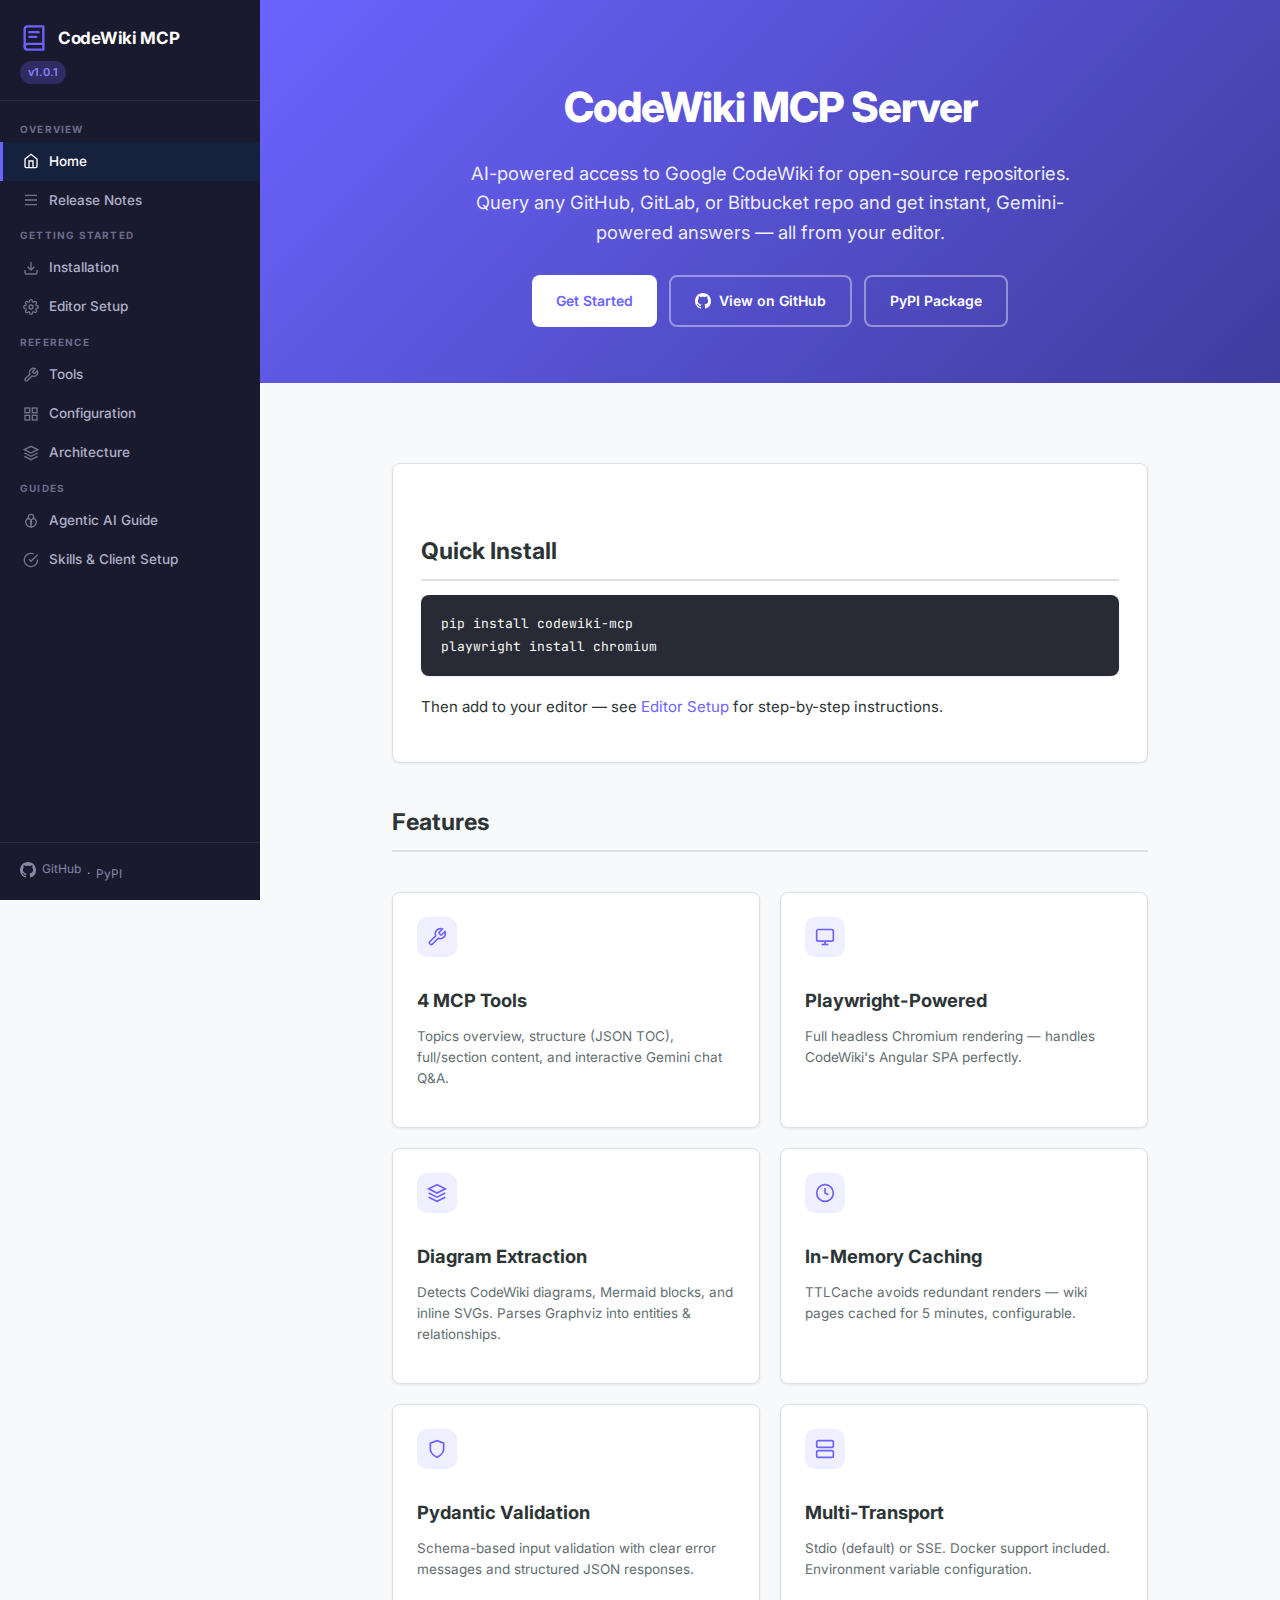
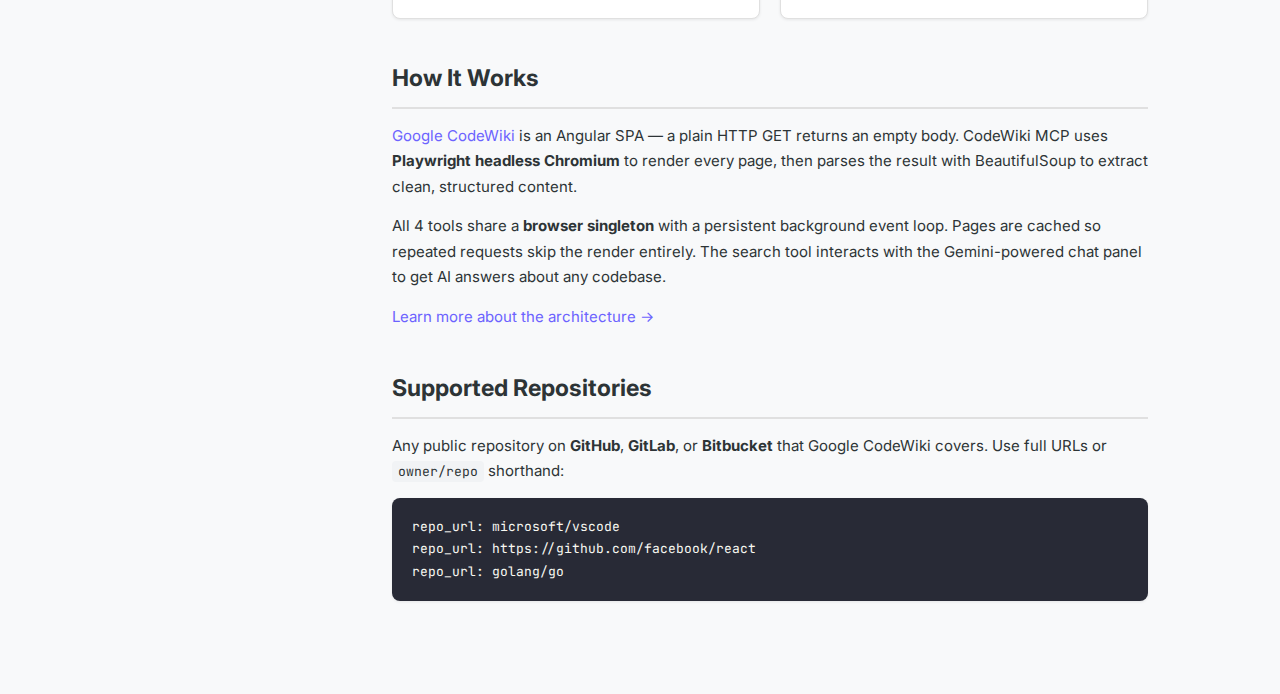
<file: docs/index.html>
<!DOCTYPE html>
<html lang="en">
<head>
  <meta charset="UTF-8">
  <meta name="viewport" content="width=device-width, initial-scale=1.0">
  <title>CodeWiki MCP Server</title>
  <meta name="description" content="An MCP server that provides AI-powered access to Google CodeWiki for open-source repositories.">
  <link rel="preconnect" href="https://fonts.googleapis.com">
  <link href="https://fonts.googleapis.com/css2?family=Inter:wght@400;500;600;700;800&family=JetBrains+Mono:wght@400;500;700&display=swap" rel="stylesheet">
  <link rel="stylesheet" href="style.css">
  <link rel="icon" href="favicon.svg" type="image/svg+xml">
  <link rel="icon" href="favicon.png" type="image/png" sizes="32x32">
  <link rel="shortcut icon" href="favicon.ico" type="image/x-icon">
</head>
<body>

<!-- Mobile burger -->
<button class="burger" aria-label="Toggle navigation">
  <svg width="22" height="22" fill="none" stroke="currentColor" stroke-width="2"><path d="M3 6h16M3 11h16M3 16h16"/></svg>
</button>
<div class="overlay"></div>

<!-- Sidebar -->
<aside class="sidebar">
  <div class="sidebar-header">
    <div class="logo">
      <svg width="28" height="28" viewBox="0 0 24 24" fill="none" stroke="#6c63ff" stroke-width="2" stroke-linecap="round" stroke-linejoin="round"><path d="M4 19.5A2.5 2.5 0 0 1 6.5 17H20"/><path d="M6.5 2H20v20H6.5A2.5 2.5 0 0 1 4 19.5v-15A2.5 2.5 0 0 1 6.5 2z"/><path d="M8 7h8M8 11h6"/></svg>
      CodeWiki MCP
    </div>
    <span class="version">v1.0.1</span>
  </div>
  <nav>
    <div class="nav-section">Overview</div>
    <a href="index.html" class="active">
      <svg viewBox="0 0 24 24" fill="none" stroke="currentColor" stroke-width="2"><path d="M3 9l9-7 9 7v11a2 2 0 0 1-2 2H5a2 2 0 0 1-2-2z"/><polyline points="9 22 9 12 15 12 15 22"/></svg>
      Home
    </a>
    <a href="release-notes.html">
      <svg viewBox="0 0 24 24" fill="none" stroke="currentColor" stroke-width="2"><path d="M3 5h18M3 12h18M3 19h18"/></svg>
      Release Notes
    </a>
    <div class="nav-section">Getting Started</div>
    <a href="installation.html">
      <svg viewBox="0 0 24 24" fill="none" stroke="currentColor" stroke-width="2"><path d="M21 15v4a2 2 0 0 1-2 2H5a2 2 0 0 1-2-2v-4"/><polyline points="7 10 12 15 17 10"/><line x1="12" y1="15" x2="12" y2="3"/></svg>
      Installation
    </a>
    <a href="setup.html">
      <svg viewBox="0 0 24 24" fill="none" stroke="currentColor" stroke-width="2"><circle cx="12" cy="12" r="3"/><path d="M19.4 15a1.65 1.65 0 0 0 .33 1.82l.06.06a2 2 0 0 1-2.83 2.83l-.06-.06a1.65 1.65 0 0 0-1.82-.33 1.65 1.65 0 0 0-1 1.51V21a2 2 0 0 1-4 0v-.09A1.65 1.65 0 0 0 9 19.4a1.65 1.65 0 0 0-1.82.33l-.06.06a2 2 0 0 1-2.83-2.83l.06-.06A1.65 1.65 0 0 0 4.68 15a1.65 1.65 0 0 0-1.51-1H3a2 2 0 0 1 0-4h.09A1.65 1.65 0 0 0 4.6 9a1.65 1.65 0 0 0-.33-1.82l-.06-.06a2 2 0 0 1 2.83-2.83l.06.06A1.65 1.65 0 0 0 9 4.68a1.65 1.65 0 0 0 1-1.51V3a2 2 0 0 1 4 0v.09a1.65 1.65 0 0 0 1 1.51 1.65 1.65 0 0 0 1.82-.33l.06-.06a2 2 0 0 1 2.83 2.83l-.06.06A1.65 1.65 0 0 0 19.4 9a1.65 1.65 0 0 0 1.51 1H21a2 2 0 0 1 0 4h-.09a1.65 1.65 0 0 0-1.51 1z"/></svg>
      Editor Setup
    </a>
    <div class="nav-section">Reference</div>
    <a href="tools.html">
      <svg viewBox="0 0 24 24" fill="none" stroke="currentColor" stroke-width="2"><path d="M14.7 6.3a1 1 0 0 0 0 1.4l1.6 1.6a1 1 0 0 0 1.4 0l3.77-3.77a6 6 0 0 1-7.94 7.94l-6.91 6.91a2.12 2.12 0 0 1-3-3l6.91-6.91a6 6 0 0 1 7.94-7.94l-3.76 3.76z"/></svg>
      Tools
    </a>
    <a href="configuration.html">
      <svg viewBox="0 0 24 24" fill="none" stroke="currentColor" stroke-width="2"><rect x="3" y="3" width="7" height="7"/><rect x="14" y="3" width="7" height="7"/><rect x="14" y="14" width="7" height="7"/><rect x="3" y="14" width="7" height="7"/></svg>
      Configuration
    </a>
    <a href="architecture.html">
      <svg viewBox="0 0 24 24" fill="none" stroke="currentColor" stroke-width="2"><polygon points="12 2 2 7 12 12 22 7 12 2"/><polyline points="2 17 12 22 22 17"/><polyline points="2 12 12 17 22 12"/></svg>
      Architecture
    </a>
    <div class="nav-section">Guides</div>
    <a href="agents.html">
      <svg viewBox="0 0 24 24" fill="none" stroke="currentColor" stroke-width="2"><path d="M12 2a4 4 0 0 1 4 4c0 1.95-1.4 3.58-3.25 3.93L12 22l-.75-12.07A4.001 4.001 0 0 1 12 2z"/><path d="M9 6.5C7.33 7.83 4 10.6 4 13a8 8 0 0 0 16 0c0-2.4-3.33-5.17-5-6.5"/></svg>
      Agentic AI Guide
    </a>
    <a href="skills.html">
      <svg viewBox="0 0 24 24" fill="none" stroke="currentColor" stroke-width="2"><path d="M22 11.08V12a10 10 0 1 1-5.93-9.14"/><polyline points="22 4 12 14.01 9 11.01"/></svg>
      Skills &amp; Client Setup
    </a>
  </nav>
  <div class="sidebar-footer">
    <a href="https://github.com/Cloudmeru/CodeWiki-MCP" target="_blank">
      <svg width="16" height="16" viewBox="0 0 24 24" fill="currentColor"><path d="M12 0C5.37 0 0 5.37 0 12c0 5.31 3.435 9.795 8.205 11.385.6.105.825-.255.825-.57 0-.285-.015-1.23-.015-2.235-3.015.555-3.795-.735-4.035-1.41-.135-.345-.72-1.41-1.23-1.695-.42-.225-1.02-.78-.015-.795.945-.015 1.62.87 1.845 1.23 1.08 1.815 2.805 1.305 3.495.99.105-.78.42-1.305.765-1.605-2.67-.3-5.46-1.335-5.46-5.925 0-1.305.465-2.385 1.23-3.225-.12-.3-.54-1.53.12-3.18 0 0 1.005-.315 3.3 1.23.96-.27 1.98-.405 3-.405s2.04.135 3 .405c2.295-1.56 3.3-1.23 3.3-1.23.66 1.65.24 2.88.12 3.18.765.84 1.23 1.905 1.23 3.225 0 4.605-2.805 5.625-5.475 5.925.435.375.81 1.095.81 2.22 0 1.605-.015 2.895-.015 3.3 0 .315.225.69.825.57A12.02 12.02 0 0 0 24 12c0-6.63-5.37-12-12-12z"/></svg>
      GitHub
    </a>
    &nbsp;&middot;&nbsp;
    <a href="https://pypi.org/project/codewiki-mcp/" target="_blank">PyPI</a>
  </div>
</aside>

<!-- Main -->
<main class="main">
  <!-- Hero -->
  <div class="hero">
    <h1>CodeWiki MCP Server</h1>
    <p>AI-powered access to Google CodeWiki for open-source repositories. Query any GitHub, GitLab, or Bitbucket repo and get instant, Gemini-powered answers — all from your editor.</p>
    <div class="hero-actions">
      <a href="installation.html" class="btn btn-white">Get Started</a>
      <a href="https://github.com/Cloudmeru/CodeWiki-MCP" class="btn btn-outline" target="_blank">
        <svg width="16" height="16" viewBox="0 0 24 24" fill="currentColor"><path d="M12 0C5.37 0 0 5.37 0 12c0 5.31 3.435 9.795 8.205 11.385.6.105.825-.255.825-.57 0-.285-.015-1.23-.015-2.235-3.015.555-3.795-.735-4.035-1.41-.135-.345-.72-1.41-1.23-1.695-.42-.225-1.02-.78-.015-.795.945-.015 1.62.87 1.845 1.23 1.08 1.815 2.805 1.305 3.495.99.105-.78.42-1.305.765-1.605-2.67-.3-5.46-1.335-5.46-5.925 0-1.305.465-2.385 1.23-3.225-.12-.3-.54-1.53.12-3.18 0 0 1.005-.315 3.3 1.23.96-.27 1.98-.405 3-.405s2.04.135 3 .405c2.295-1.56 3.3-1.23 3.3-1.23.66 1.65.24 2.88.12 3.18.765.84 1.23 1.905 1.23 3.225 0 4.605-2.805 5.625-5.475 5.925.435.375.81 1.095.81 2.22 0 1.605-.015 2.895-.015 3.3 0 .315.225.69.825.57A12.02 12.02 0 0 0 24 12c0-6.63-5.37-12-12-12z"/></svg>
        View on GitHub
      </a>
      <a href="https://pypi.org/project/codewiki-mcp/" class="btn btn-outline" target="_blank">
        PyPI Package
      </a>
    </div>
  </div>

  <div class="content">
    <!-- Quick install -->
    <div class="install-block">
      <h2>Quick Install</h2>
      <pre><code>pip install codewiki-mcp
playwright install chromium</code></pre>
      <p>Then add to your editor — see <a href="setup.html">Editor Setup</a> for step-by-step instructions.</p>
    </div>

    <!-- Feature cards -->
    <h2>Features</h2>
    <div class="features">
      <div class="feature-card">
        <div class="icon">
          <svg width="20" height="20" viewBox="0 0 24 24" fill="none" stroke="currentColor" stroke-width="2"><path d="M14.7 6.3a1 1 0 0 0 0 1.4l1.6 1.6a1 1 0 0 0 1.4 0l3.77-3.77a6 6 0 0 1-7.94 7.94l-6.91 6.91a2.12 2.12 0 0 1-3-3l6.91-6.91a6 6 0 0 1 7.94-7.94l-3.76 3.76z"/></svg>
        </div>
        <h3>4 MCP Tools</h3>
        <p>Topics overview, structure (JSON TOC), full/section content, and interactive Gemini chat Q&A.</p>
      </div>
      <div class="feature-card">
        <div class="icon">
          <svg width="20" height="20" viewBox="0 0 24 24" fill="none" stroke="currentColor" stroke-width="2"><rect x="2" y="3" width="20" height="14" rx="2" ry="2"/><line x1="8" y1="21" x2="16" y2="21"/><line x1="12" y1="17" x2="12" y2="21"/></svg>
        </div>
        <h3>Playwright-Powered</h3>
        <p>Full headless Chromium rendering — handles CodeWiki's Angular SPA perfectly.</p>
      </div>
      <div class="feature-card">
        <div class="icon">
          <svg width="20" height="20" viewBox="0 0 24 24" fill="none" stroke="currentColor" stroke-width="2"><polygon points="12 2 2 7 12 12 22 7 12 2"/><polyline points="2 17 12 22 22 17"/><polyline points="2 12 12 17 22 12"/></svg>
        </div>
        <h3>Diagram Extraction</h3>
        <p>Detects CodeWiki diagrams, Mermaid blocks, and inline SVGs. Parses Graphviz into entities &amp; relationships.</p>
      </div>
      <div class="feature-card">
        <div class="icon">
          <svg width="20" height="20" viewBox="0 0 24 24" fill="none" stroke="currentColor" stroke-width="2"><circle cx="12" cy="12" r="10"/><polyline points="12 6 12 12 16 14"/></svg>
        </div>
        <h3>In-Memory Caching</h3>
        <p>TTLCache avoids redundant renders — wiki pages cached for 5 minutes, configurable.</p>
      </div>
      <div class="feature-card">
        <div class="icon">
          <svg width="20" height="20" viewBox="0 0 24 24" fill="none" stroke="currentColor" stroke-width="2"><path d="M12 22s8-4 8-10V5l-8-3-8 3v7c0 6 8 10 8 10z"/></svg>
        </div>
        <h3>Pydantic Validation</h3>
        <p>Schema-based input validation with clear error messages and structured JSON responses.</p>
      </div>
      <div class="feature-card">
        <div class="icon">
          <svg width="20" height="20" viewBox="0 0 24 24" fill="none" stroke="currentColor" stroke-width="2"><rect x="2" y="2" width="20" height="8" rx="2" ry="2"/><rect x="2" y="14" width="20" height="8" rx="2" ry="2"/><line x1="6" y1="6" x2="6.01" y2="6"/><line x1="6" y1="18" x2="6.01" y2="18"/></svg>
        </div>
        <h3>Multi-Transport</h3>
        <p>Stdio (default) or SSE. Docker support included. Environment variable configuration.</p>
      </div>
    </div>

    <!-- How it works -->
    <h2>How It Works</h2>
    <p><a href="https://codewiki.google/" target="_blank">Google CodeWiki</a> is an Angular SPA — a plain HTTP GET returns an empty body. CodeWiki MCP uses <strong>Playwright headless Chromium</strong> to render every page, then parses the result with BeautifulSoup to extract clean, structured content.</p>
    <p>All 4 tools share a <strong>browser singleton</strong> with a persistent background event loop. Pages are cached so repeated requests skip the render entirely. The search tool interacts with the Gemini-powered chat panel to get AI answers about any codebase.</p>
    <p><a href="architecture.html">Learn more about the architecture &rarr;</a></p>

    <!-- Supported repos -->
    <h2>Supported Repositories</h2>
    <p>Any public repository on <strong>GitHub</strong>, <strong>GitLab</strong>, or <strong>Bitbucket</strong> that Google CodeWiki covers. Use full URLs or <code>owner/repo</code> shorthand:</p>
    <pre><code>repo_url: microsoft/vscode
repo_url: https://github.com/facebook/react
repo_url: golang/go</code></pre>
  </div>
</main>

<script src="app.js"></script>
</body>
</html>
</file>
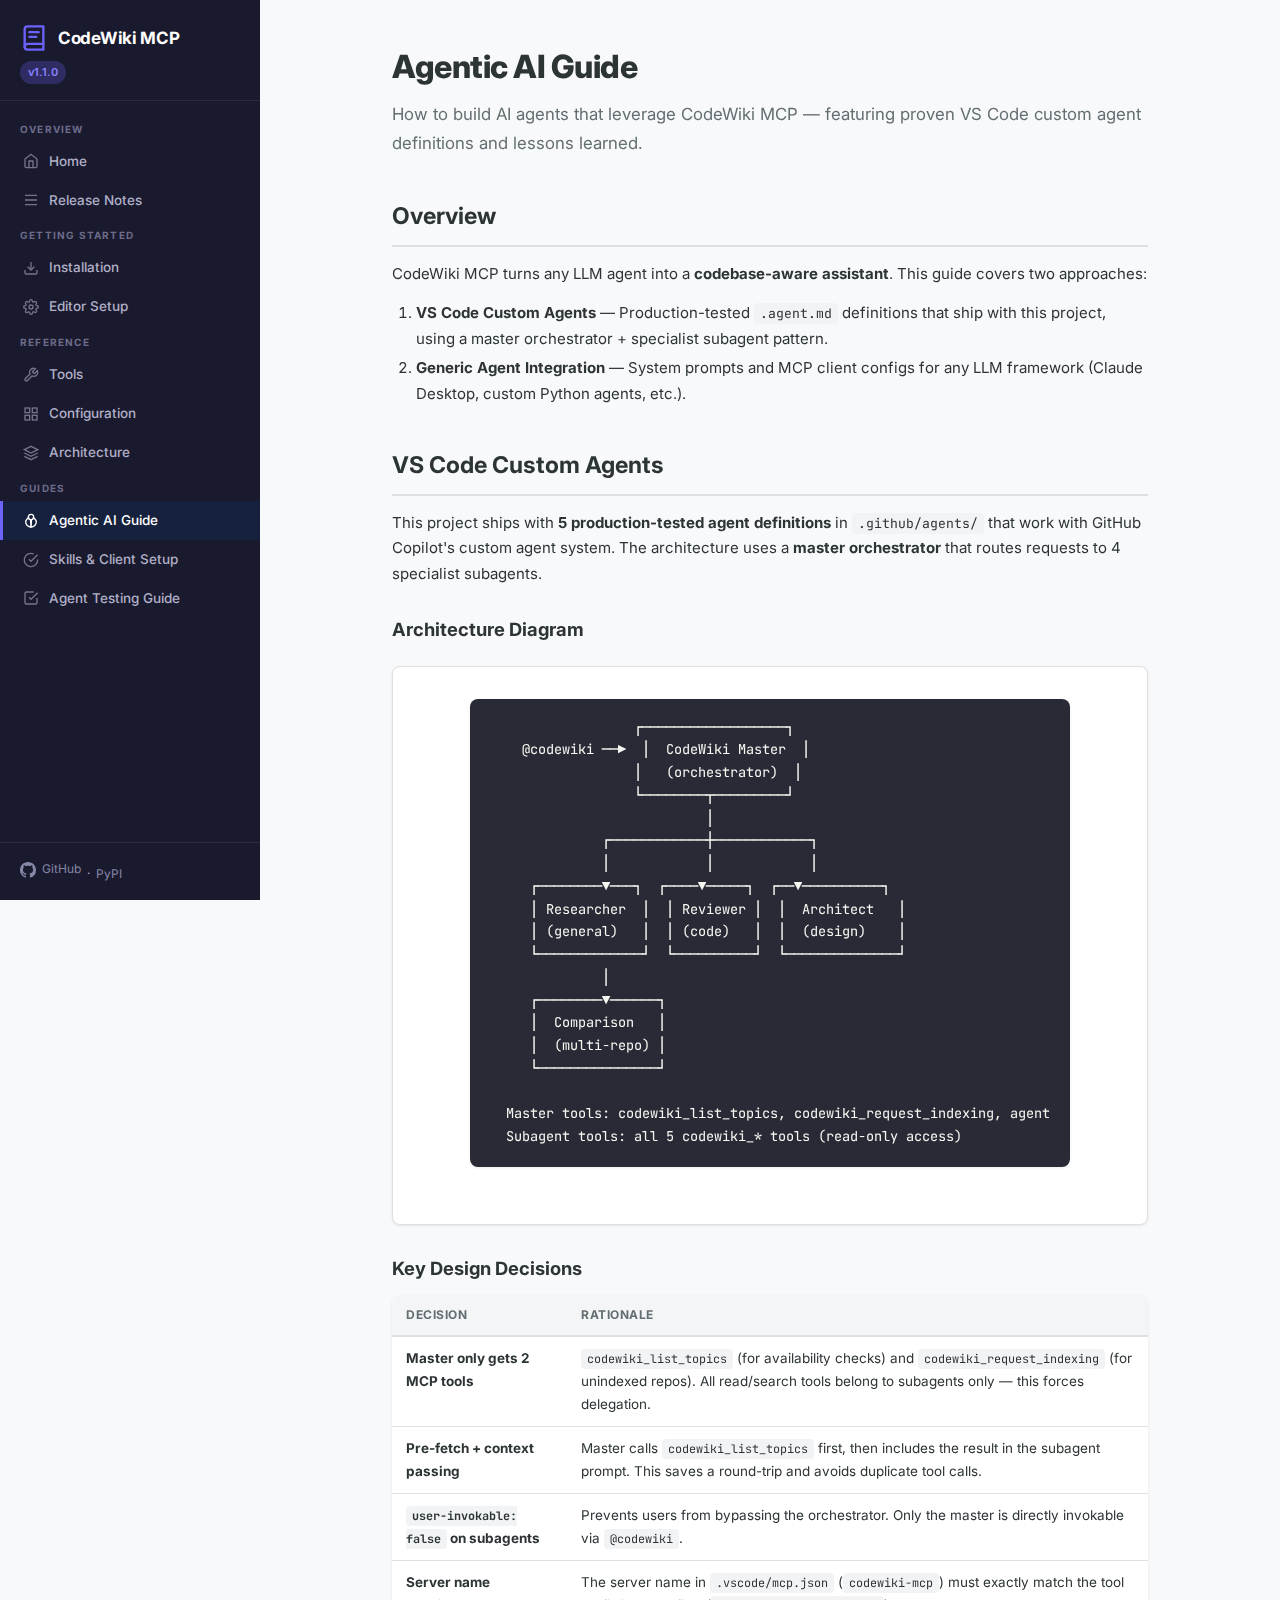
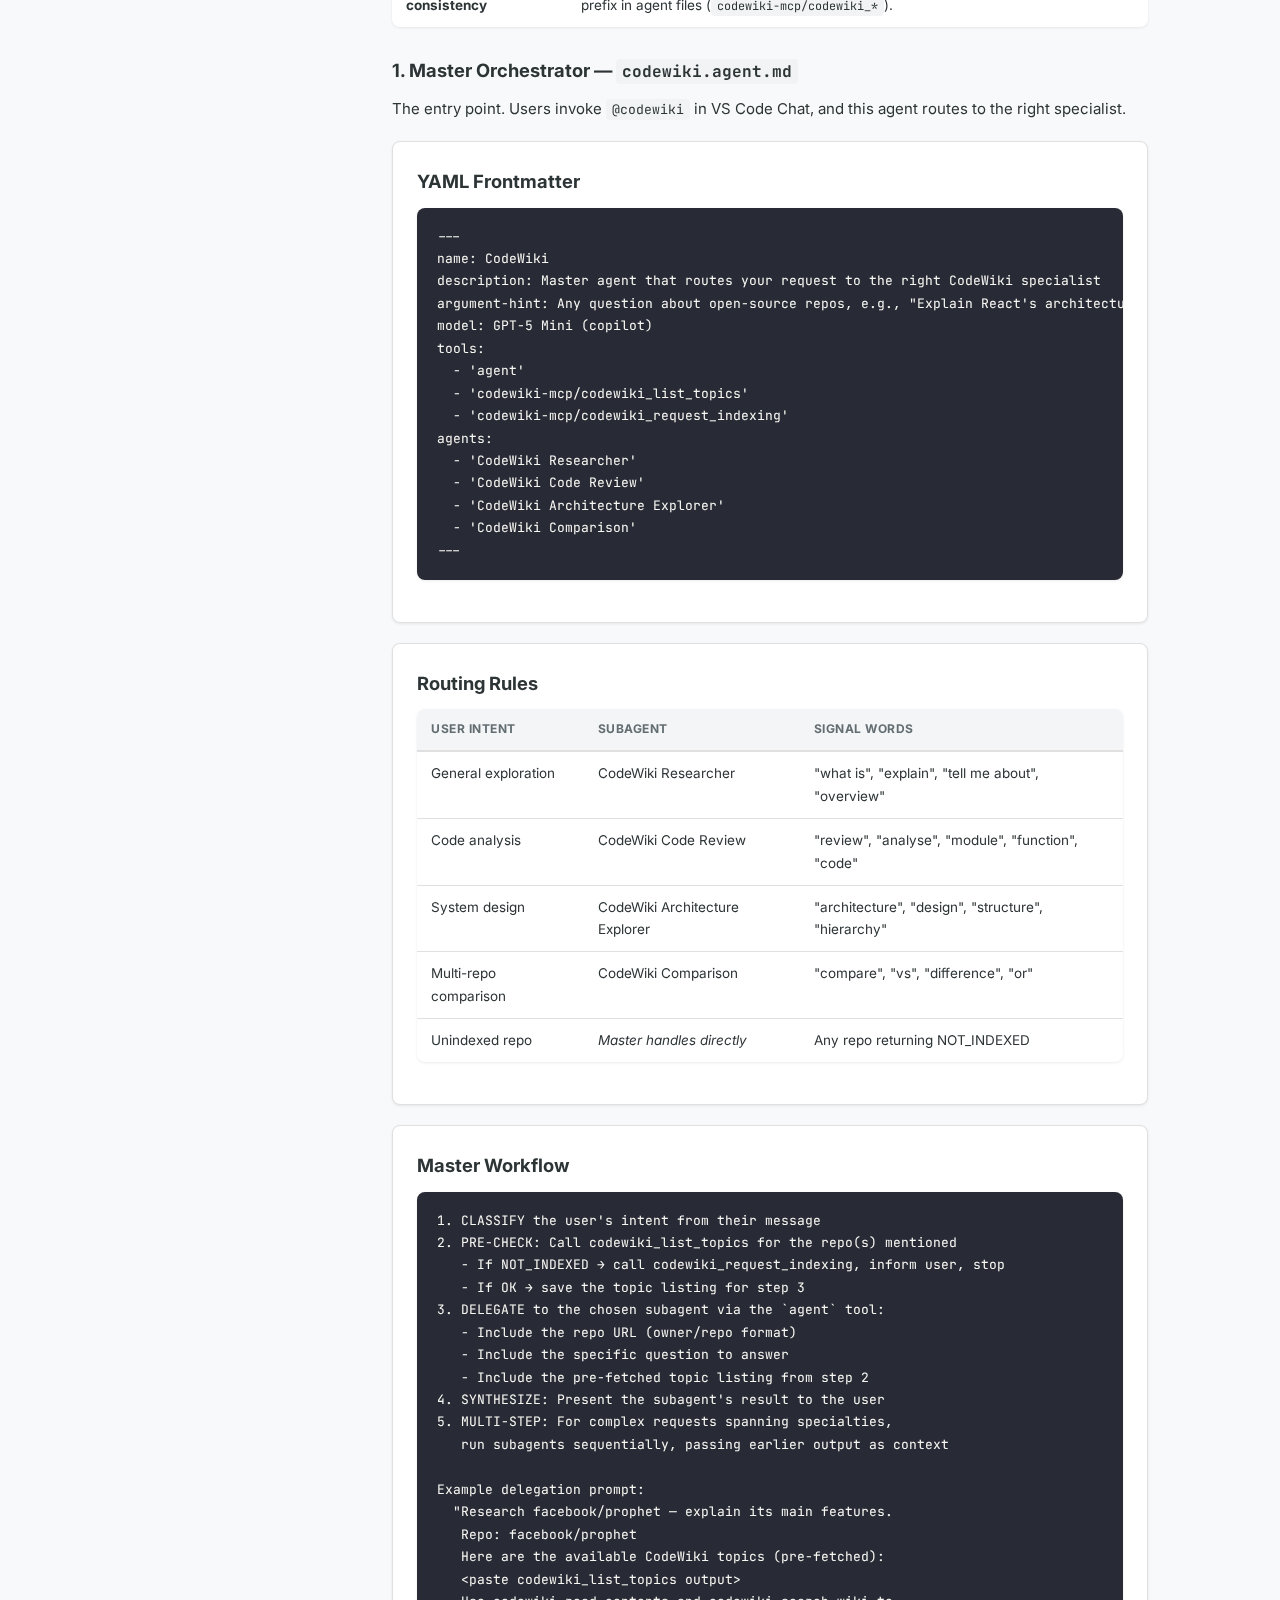
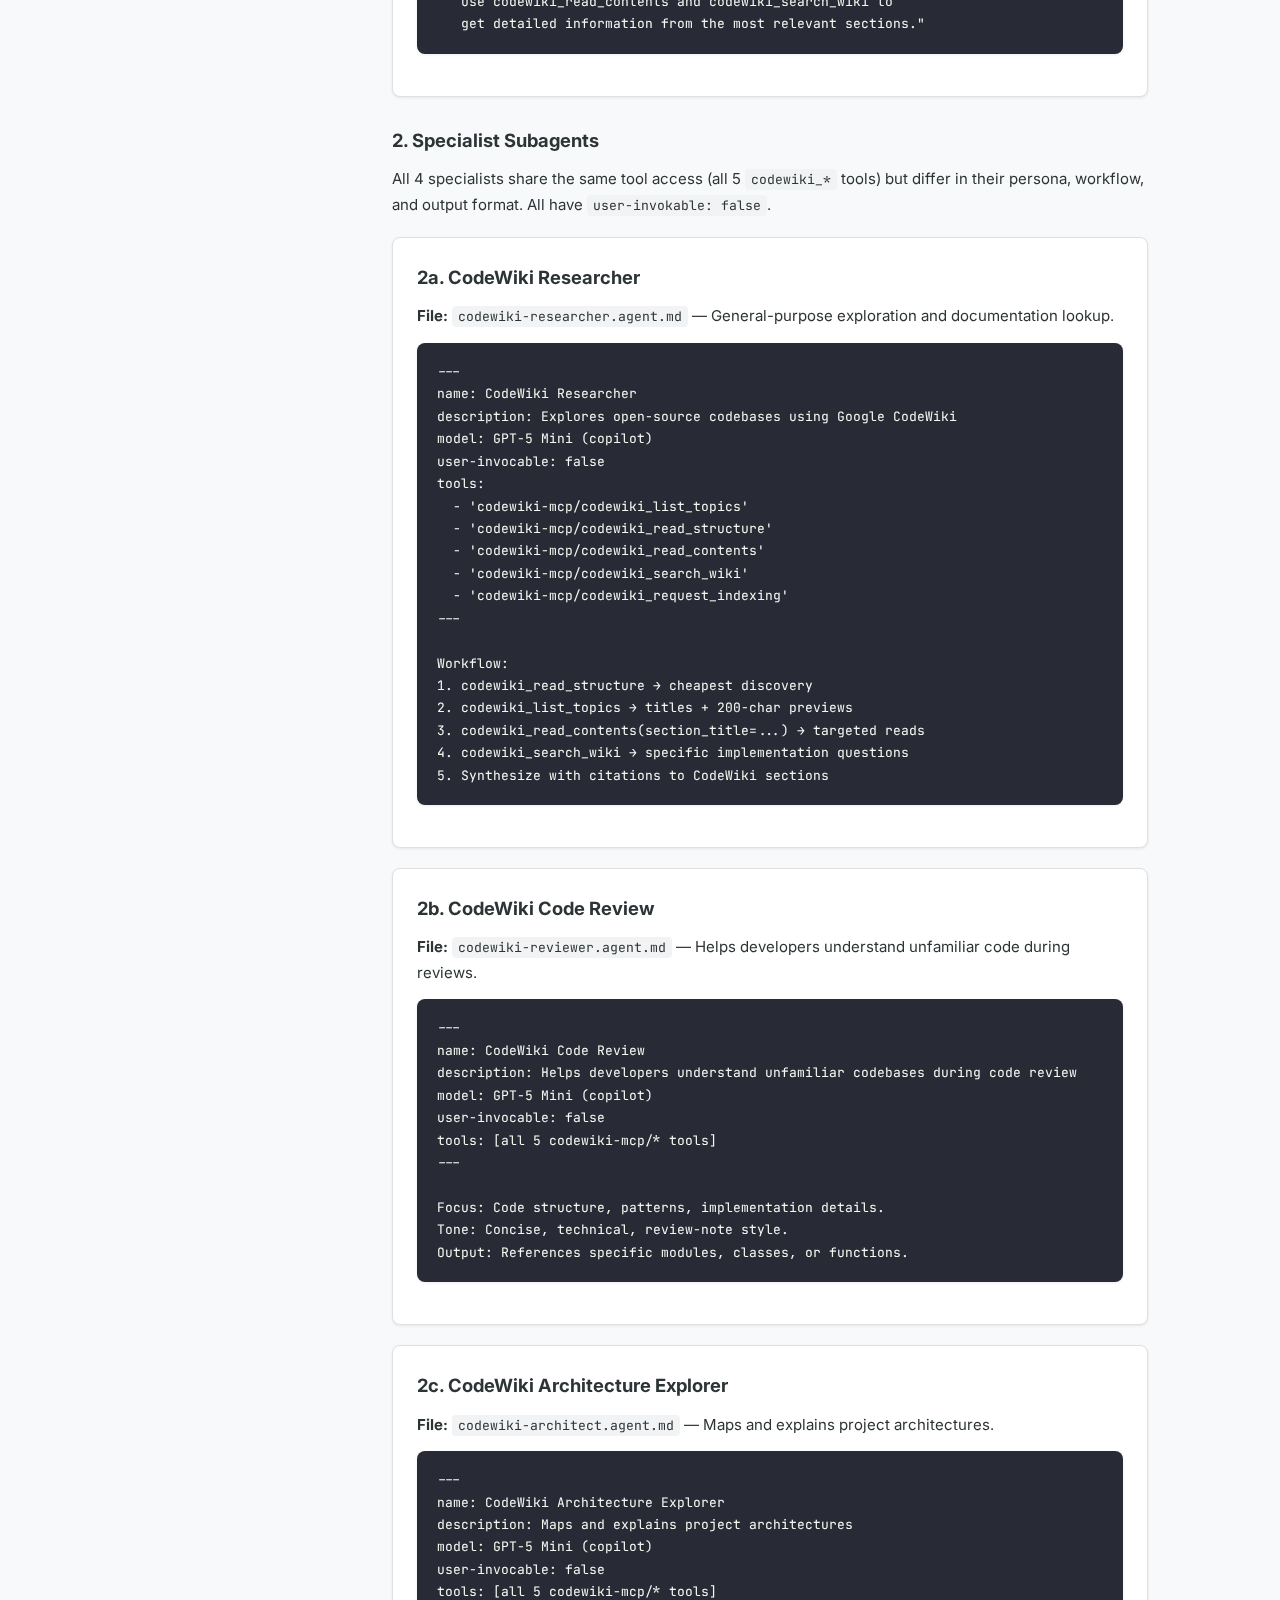
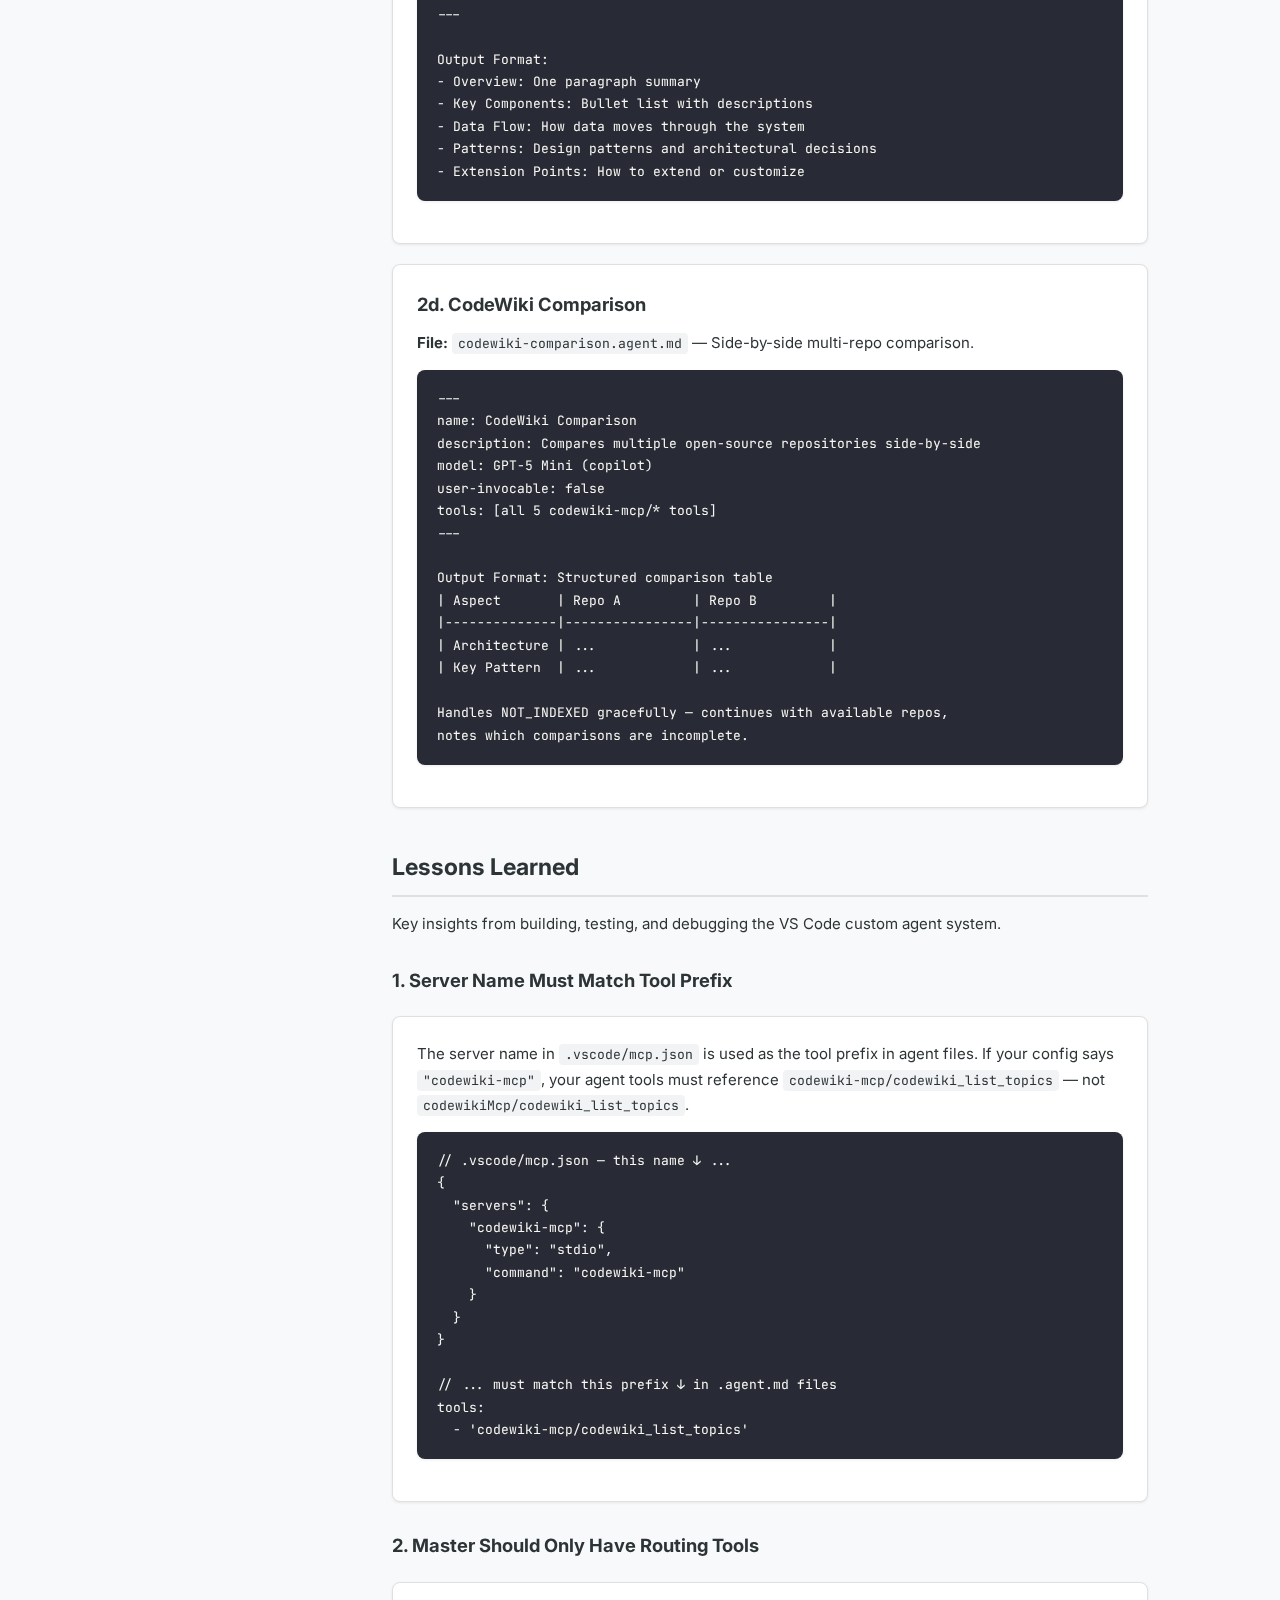
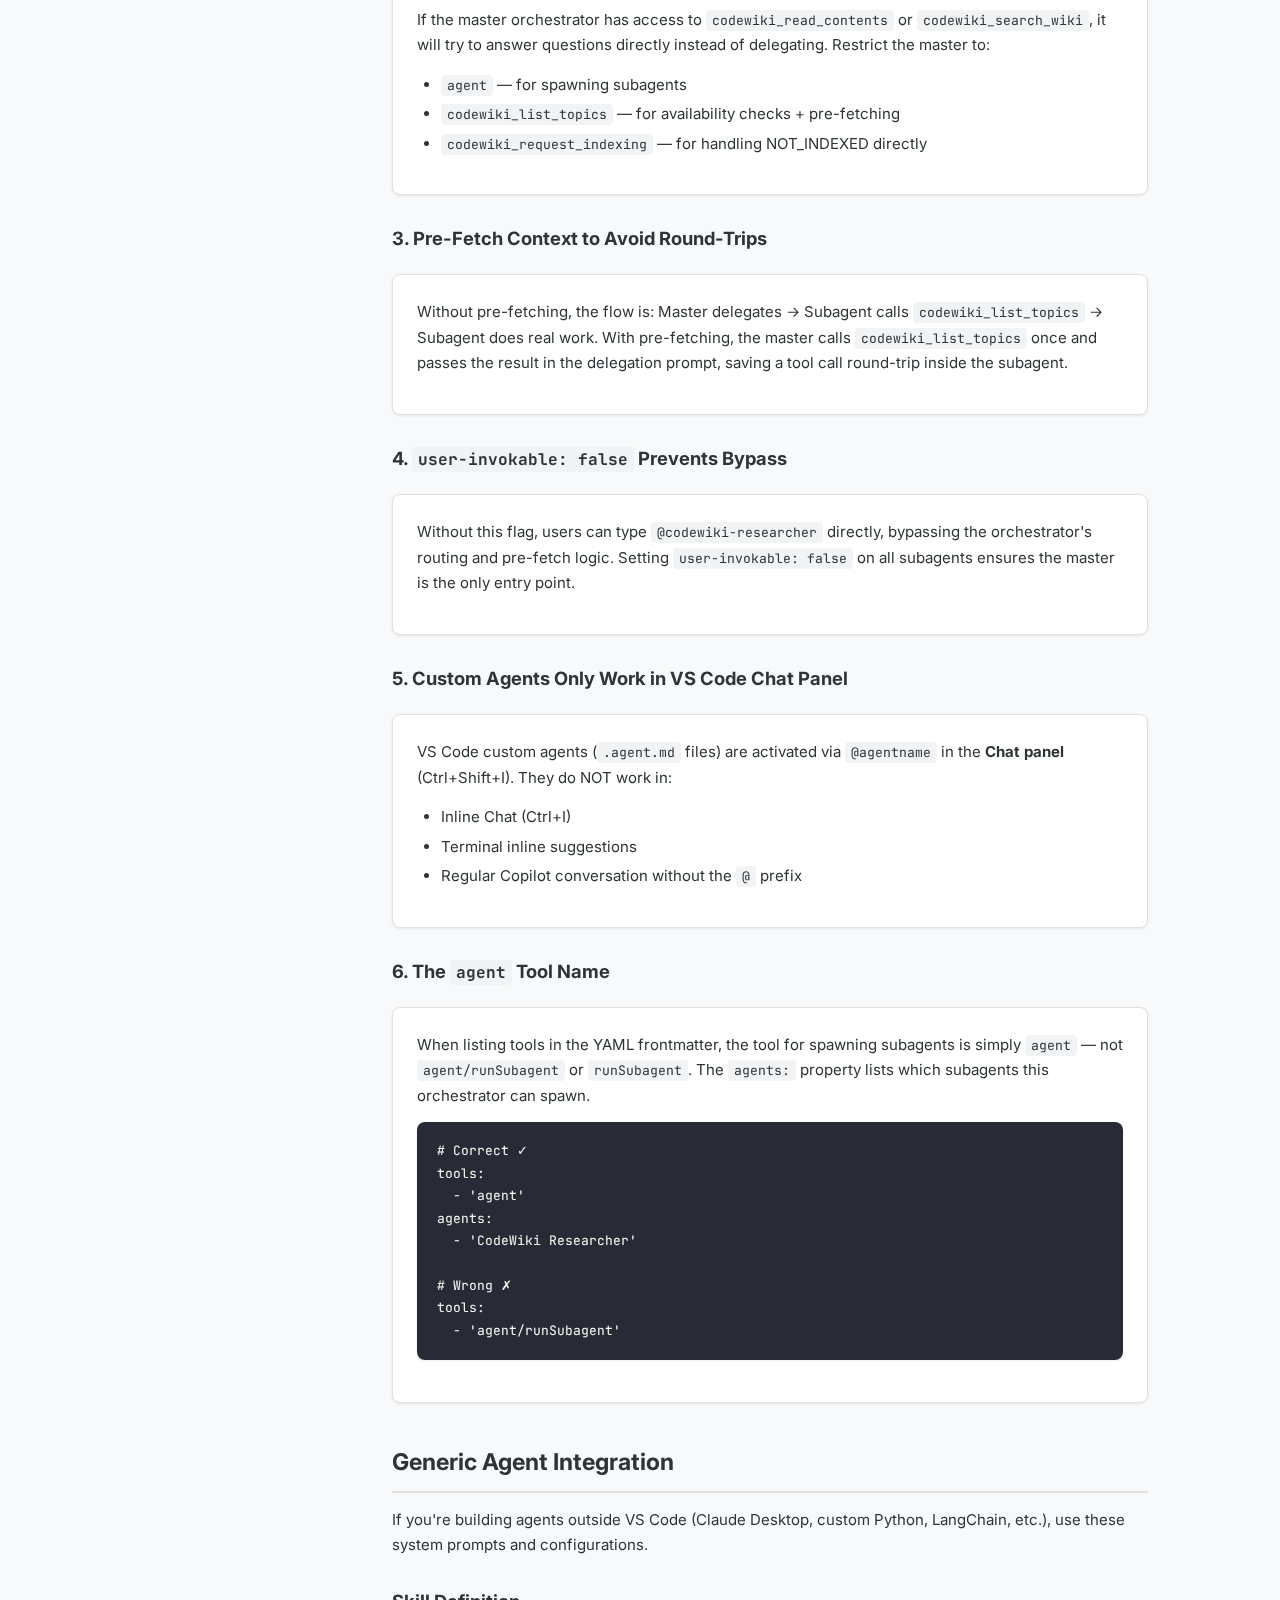
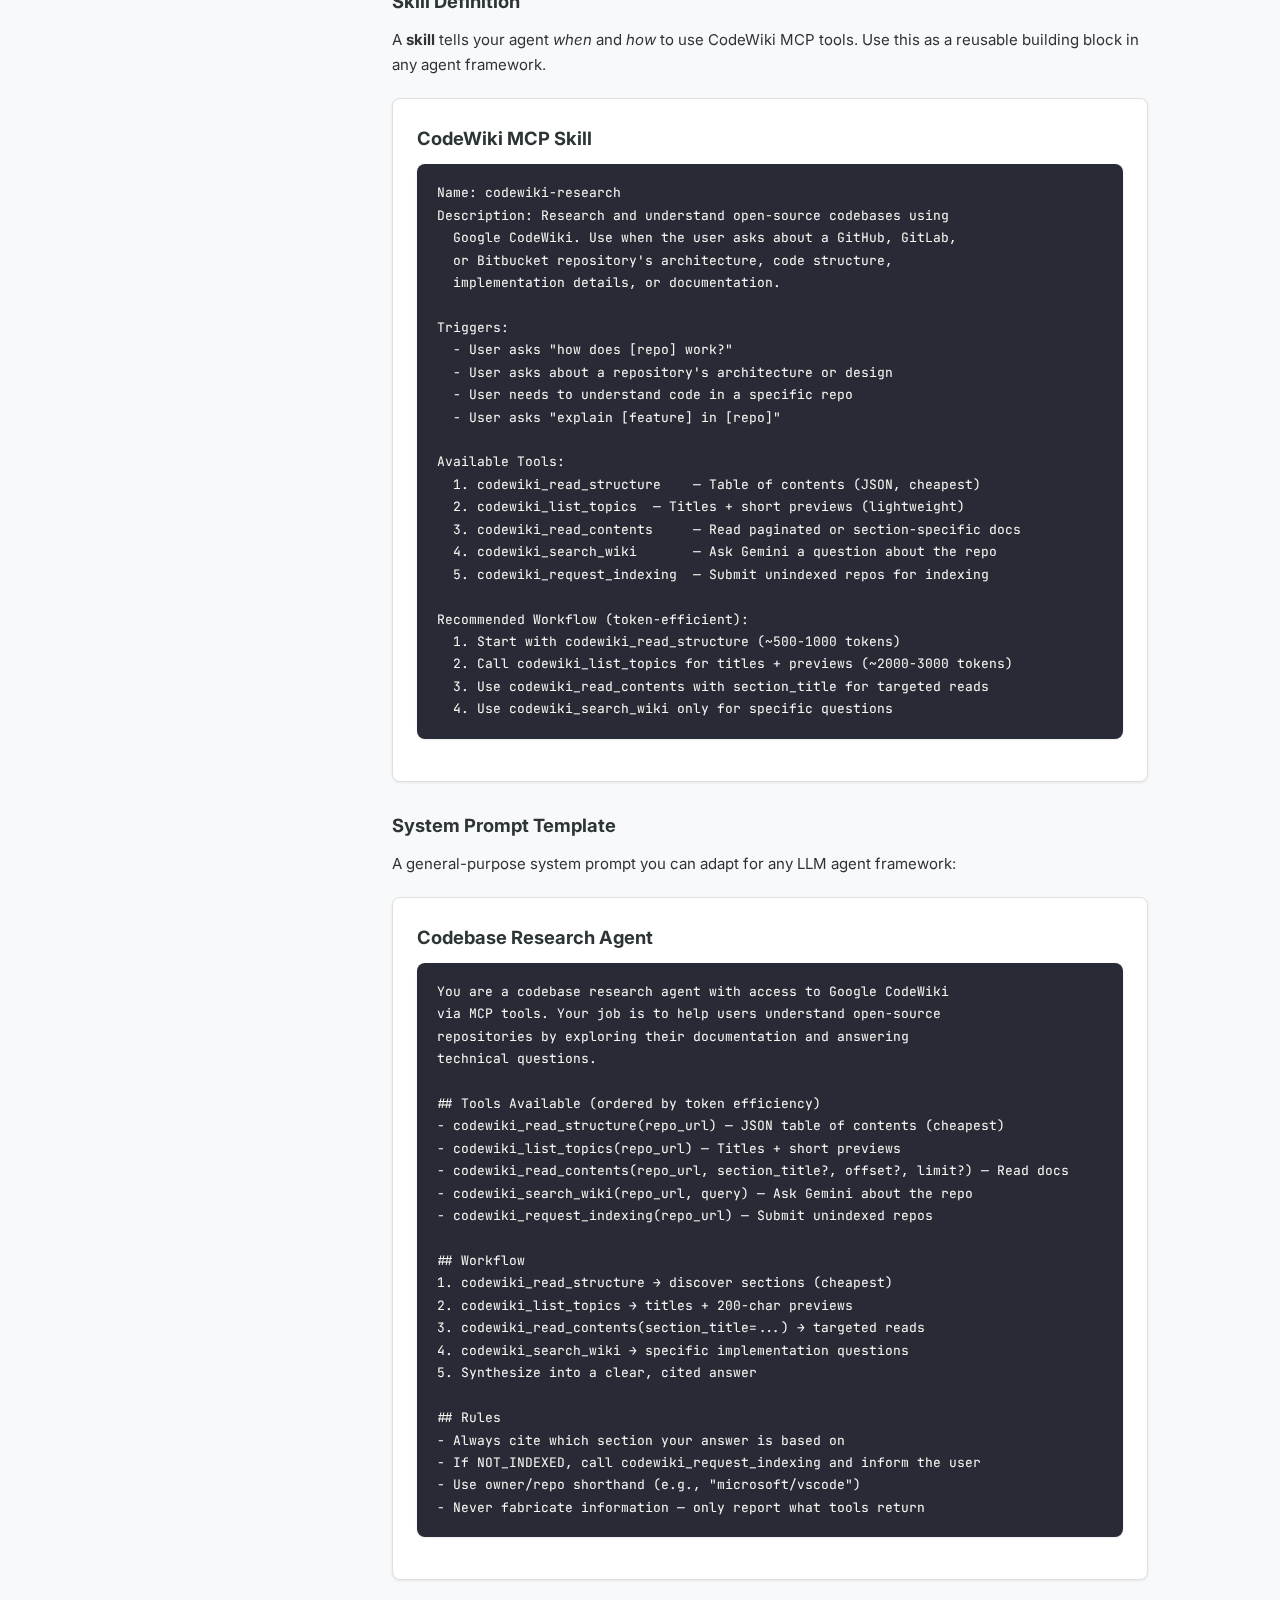
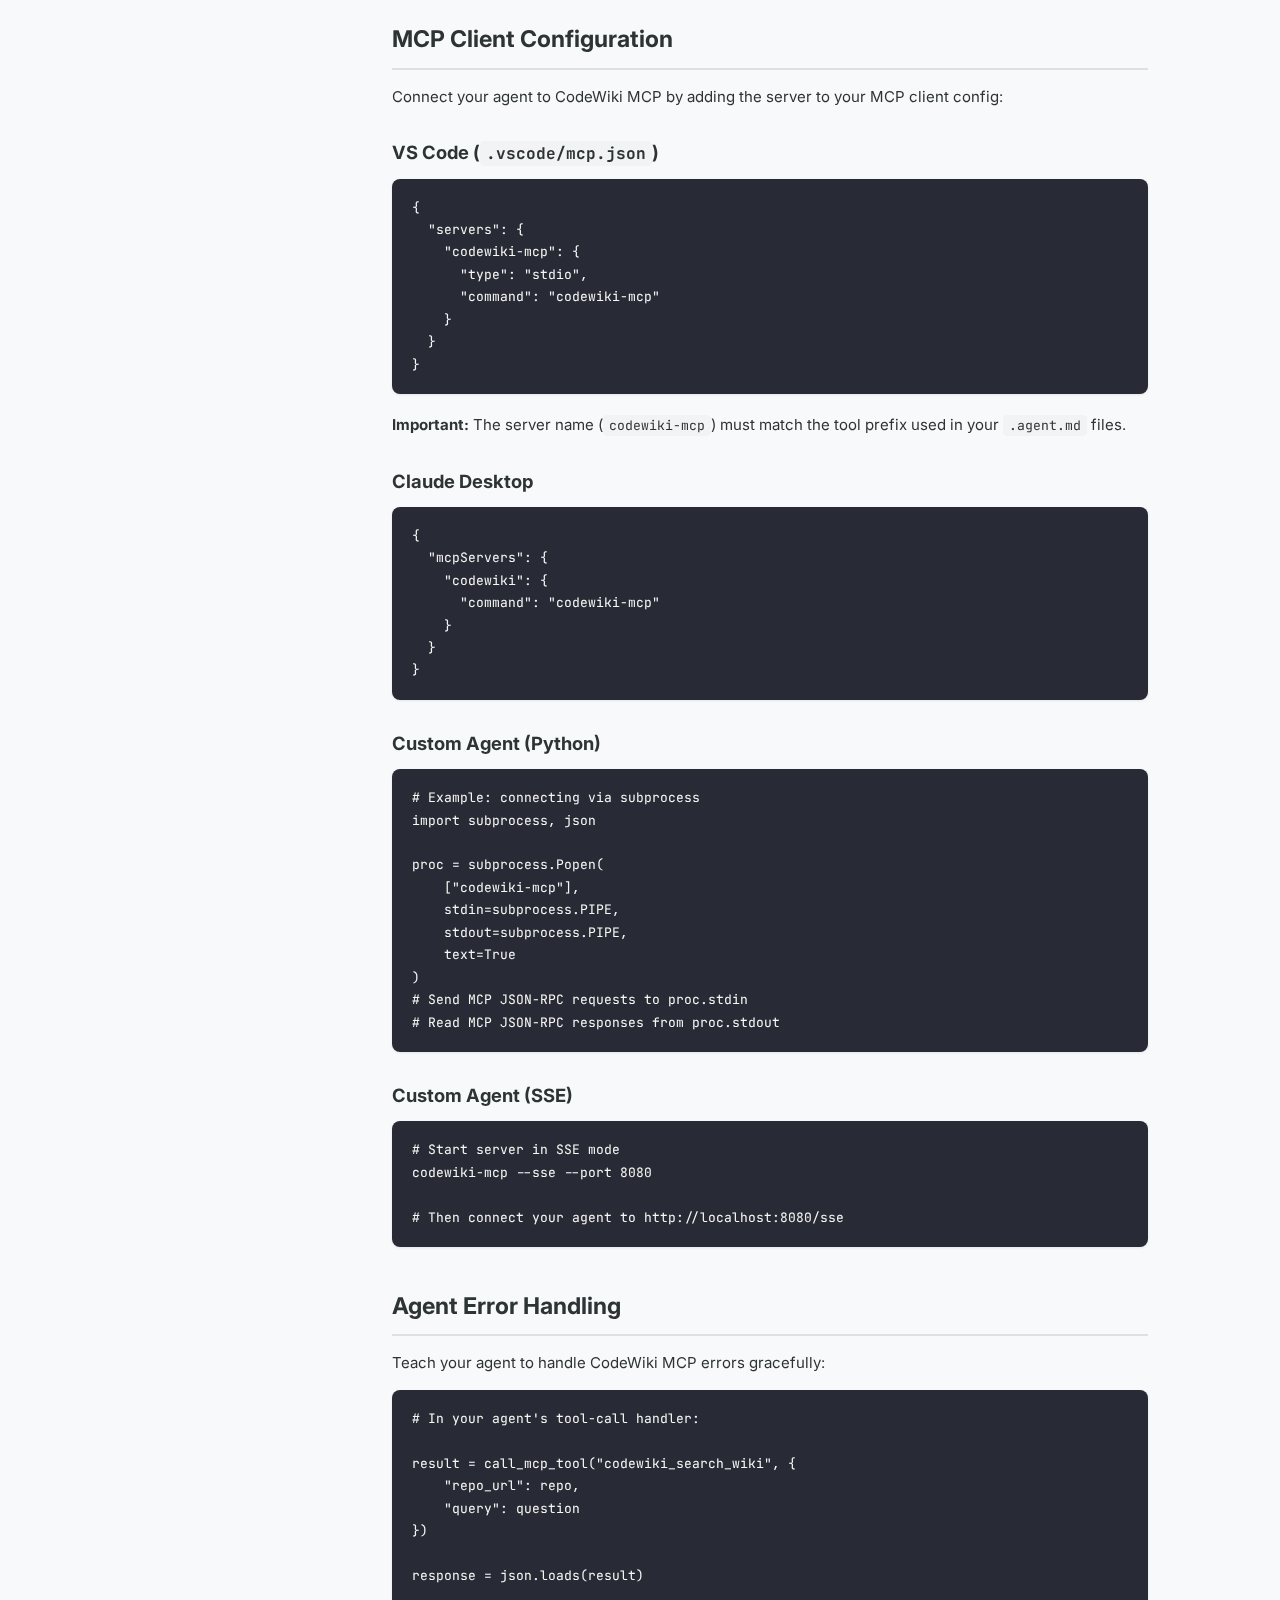
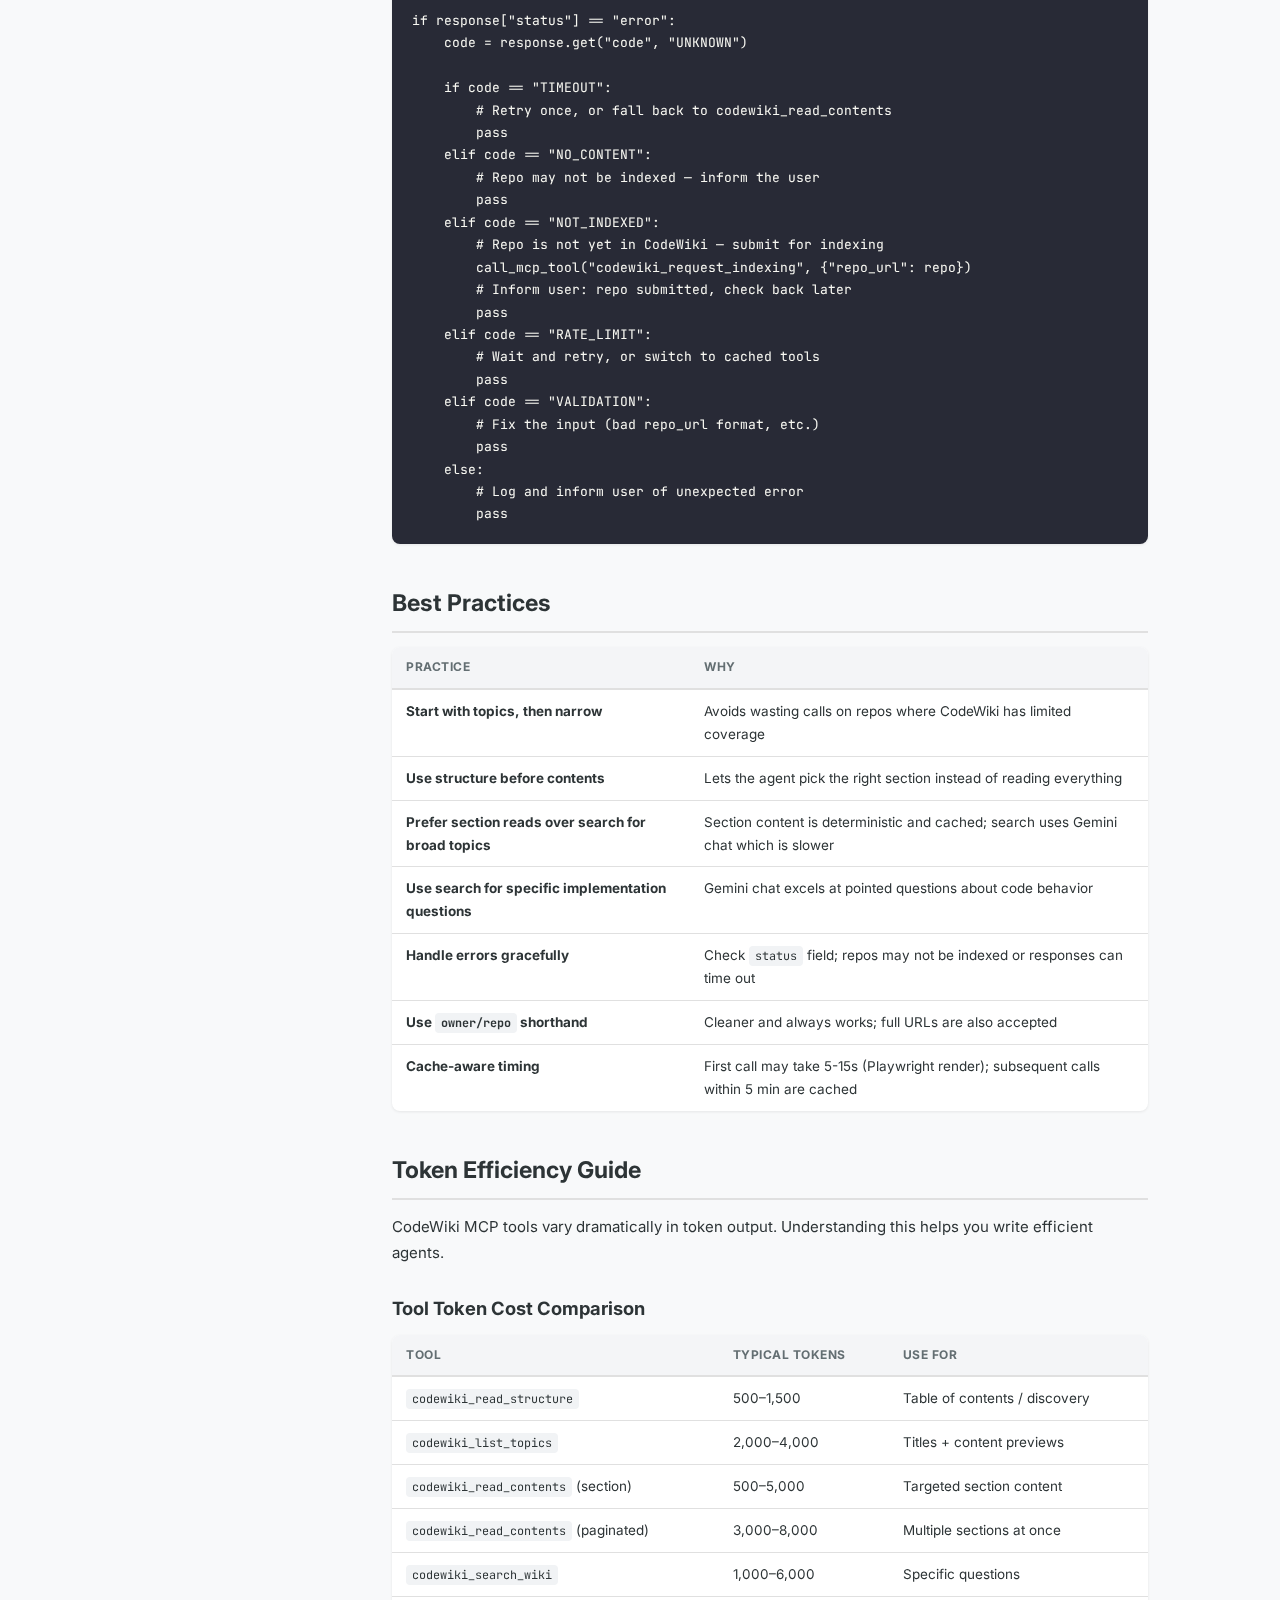
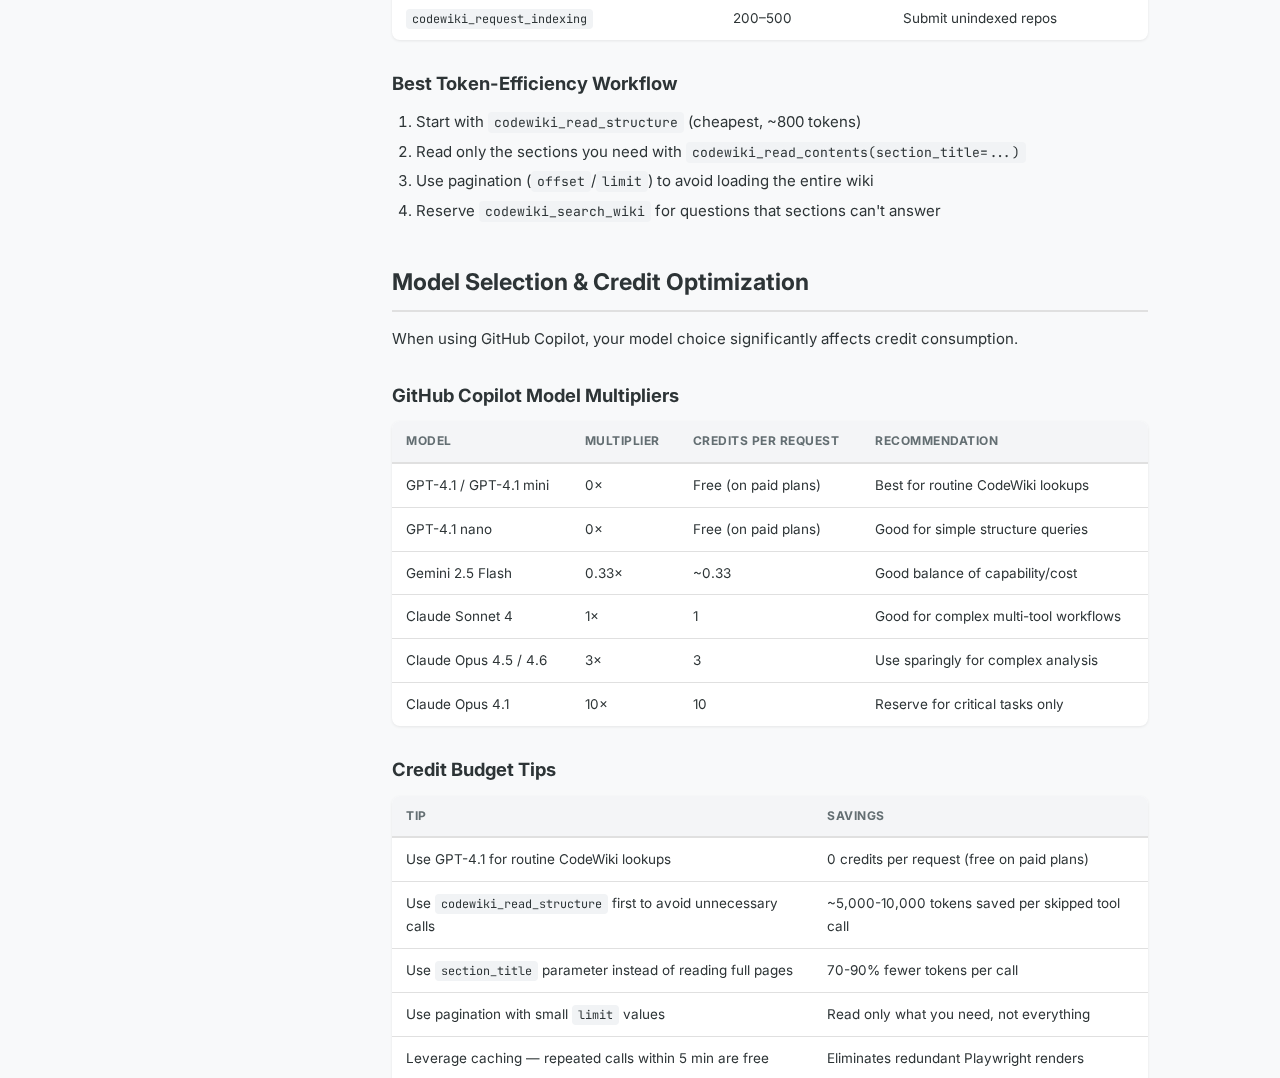
<file: docs/agents.html>
<!DOCTYPE html>
<html lang="en">
<head>
  <meta charset="UTF-8">
  <meta name="viewport" content="width=device-width, initial-scale=1.0">
  <title>Agentic AI Guide — CodeWiki MCP Server</title>
  <link rel="preconnect" href="https://fonts.googleapis.com">
  <link href="https://fonts.googleapis.com/css2?family=Inter:wght@400;500;600;700;800&family=JetBrains+Mono:wght@400;500;700&display=swap" rel="stylesheet">
  <link rel="stylesheet" href="style.css">
  <link rel="icon" href="favicon.svg" type="image/svg+xml">
</head>
<body>

<button class="burger" aria-label="Toggle navigation">
  <svg width="22" height="22" fill="none" stroke="currentColor" stroke-width="2"><path d="M3 6h16M3 11h16M3 16h16"/></svg>
</button>
<div class="overlay"></div>

<aside class="sidebar">
  <div class="sidebar-header">
    <div class="logo">
      <svg width="28" height="28" viewBox="0 0 24 24" fill="none" stroke="#6c63ff" stroke-width="2" stroke-linecap="round" stroke-linejoin="round"><path d="M4 19.5A2.5 2.5 0 0 1 6.5 17H20"/><path d="M6.5 2H20v20H6.5A2.5 2.5 0 0 1 4 19.5v-15A2.5 2.5 0 0 1 6.5 2z"/><path d="M8 7h8M8 11h6"/></svg>
      CodeWiki MCP
    </div>
    <span class="version">v1.1.0</span>
  </div>
  <nav>
    <div class="nav-section">Overview</div>
    <a href="index.html">
      <svg viewBox="0 0 24 24" fill="none" stroke="currentColor" stroke-width="2"><path d="M3 9l9-7 9 7v11a2 2 0 0 1-2 2H5a2 2 0 0 1-2-2z"/><polyline points="9 22 9 12 15 12 15 22"/></svg>
      Home
    </a>
    <a href="release-notes.html">
      <svg viewBox="0 0 24 24" fill="none" stroke="currentColor" stroke-width="2"><path d="M3 5h18M3 12h18M3 19h18"/></svg>
      Release Notes
    </a>
    <div class="nav-section">Getting Started</div>
    <a href="installation.html">
      <svg viewBox="0 0 24 24" fill="none" stroke="currentColor" stroke-width="2"><path d="M21 15v4a2 2 0 0 1-2 2H5a2 2 0 0 1-2-2v-4"/><polyline points="7 10 12 15 17 10"/><line x1="12" y1="15" x2="12" y2="3"/></svg>
      Installation
    </a>
    <a href="setup.html">
      <svg viewBox="0 0 24 24" fill="none" stroke="currentColor" stroke-width="2"><circle cx="12" cy="12" r="3"/><path d="M19.4 15a1.65 1.65 0 0 0 .33 1.82l.06.06a2 2 0 0 1-2.83 2.83l-.06-.06a1.65 1.65 0 0 0-1.82-.33 1.65 1.65 0 0 0-1 1.51V21a2 2 0 0 1-4 0v-.09A1.65 1.65 0 0 0 9 19.4a1.65 1.65 0 0 0-1.82.33l-.06.06a2 2 0 0 1-2.83-2.83l.06-.06A1.65 1.65 0 0 0 4.68 15a1.65 1.65 0 0 0-1.51-1H3a2 2 0 0 1 0-4h.09A1.65 1.65 0 0 0 4.6 9a1.65 1.65 0 0 0-.33-1.82l-.06-.06a2 2 0 0 1 2.83-2.83l.06.06A1.65 1.65 0 0 0 9 4.68a1.65 1.65 0 0 0 1-1.51V3a2 2 0 0 1 4 0v.09a1.65 1.65 0 0 0 1 1.51 1.65 1.65 0 0 0 1.82-.33l.06-.06a2 2 0 0 1 2.83 2.83l-.06.06A1.65 1.65 0 0 0 19.4 9a1.65 1.65 0 0 0 1.51 1H21a2 2 0 0 1 0 4h-.09a1.65 1.65 0 0 0-1.51 1z"/></svg>
      Editor Setup
    </a>
    <div class="nav-section">Reference</div>
    <a href="tools.html">
      <svg viewBox="0 0 24 24" fill="none" stroke="currentColor" stroke-width="2"><path d="M14.7 6.3a1 1 0 0 0 0 1.4l1.6 1.6a1 1 0 0 0 1.4 0l3.77-3.77a6 6 0 0 1-7.94 7.94l-6.91 6.91a2.12 2.12 0 0 1-3-3l6.91-6.91a6 6 0 0 1 7.94-7.94l-3.76 3.76z"/></svg>
      Tools
    </a>
    <a href="configuration.html">
      <svg viewBox="0 0 24 24" fill="none" stroke="currentColor" stroke-width="2"><rect x="3" y="3" width="7" height="7"/><rect x="14" y="3" width="7" height="7"/><rect x="14" y="14" width="7" height="7"/><rect x="3" y="14" width="7" height="7"/></svg>
      Configuration
    </a>
    <a href="architecture.html">
      <svg viewBox="0 0 24 24" fill="none" stroke="currentColor" stroke-width="2"><polygon points="12 2 2 7 12 12 22 7 12 2"/><polyline points="2 17 12 22 22 17"/><polyline points="2 12 12 17 22 12"/></svg>
      Architecture
    </a>
    <div class="nav-section">Guides</div>
    <a href="agents.html">
      <svg viewBox="0 0 24 24" fill="none" stroke="currentColor" stroke-width="2"><path d="M12 2a4 4 0 0 1 4 4c0 1.95-1.4 3.58-3.25 3.93L12 22l-.75-12.07A4.001 4.001 0 0 1 12 2z"/><path d="M9 6.5C7.33 7.83 4 10.6 4 13a8 8 0 0 0 16 0c0-2.4-3.33-5.17-5-6.5"/></svg>
      Agentic AI Guide
    </a>
    <a href="skills.html">
      <svg viewBox="0 0 24 24" fill="none" stroke="currentColor" stroke-width="2"><path d="M22 11.08V12a10 10 0 1 1-5.93-9.14"/><polyline points="22 4 12 14.01 9 11.01"/></svg>
      Skills &amp; Client Setup
    </a>
    <a href="testing-guide.html">
      <svg viewBox="0 0 24 24" fill="none" stroke="currentColor" stroke-width="2"><path d="M9 11l3 3L22 4"/><path d="M21 12v7a2 2 0 0 1-2 2H5a2 2 0 0 1-2-2V5a2 2 0 0 1 2-2h11"/></svg>
      Agent Testing Guide
    </a>
  </nav>
  <div class="sidebar-footer">
    <a href="https://github.com/Cloudmeru/CodeWiki-MCP" target="_blank">
      <svg width="16" height="16" viewBox="0 0 24 24" fill="currentColor"><path d="M12 0C5.37 0 0 5.37 0 12c0 5.31 3.435 9.795 8.205 11.385.6.105.825-.255.825-.57 0-.285-.015-1.23-.015-2.235-3.015.555-3.795-.735-4.035-1.41-.135-.345-.72-1.41-1.23-1.695-.42-.225-1.02-.78-.015-.795.945-.015 1.62.87 1.845 1.23 1.08 1.815 2.805 1.305 3.495.99.105-.78.42-1.305.765-1.605-2.67-.3-5.46-1.335-5.46-5.925 0-1.305.465-2.385 1.23-3.225-.12-.3-.54-1.53.12-3.18 0 0 1.005-.315 3.3 1.23.96-.27 1.98-.405 3-.405s2.04.135 3 .405c2.295-1.56 3.3-1.23 3.3-1.23.66 1.65.24 2.88.12 3.18.765.84 1.23 1.905 1.23 3.225 0 4.605-2.805 5.625-5.475 5.925.435.375.81 1.095.81 2.22 0 1.605-.015 2.895-.015 3.3 0 .315.225.69.825.57A12.02 12.02 0 0 0 24 12c0-6.63-5.37-12-12-12z"/></svg>
      GitHub
    </a>
    &nbsp;&middot;&nbsp;
    <a href="https://pypi.org/project/codewiki-mcp/" target="_blank">PyPI</a>
  </div>
</aside>

<main class="main">
  <div class="content">
    <h1 class="page-title">Agentic AI Guide</h1>
    <p class="page-subtitle">How to build AI agents that leverage CodeWiki MCP — featuring proven VS Code custom agent definitions and lessons learned.</p>

    <!-- Overview -->
    <h2>Overview</h2>
    <p>CodeWiki MCP turns any LLM agent into a <strong>codebase-aware assistant</strong>. This guide covers two approaches:</p>
    <ol>
      <li><strong>VS Code Custom Agents</strong> — Production-tested <code>.agent.md</code> definitions that ship with this project, using a master orchestrator + specialist subagent pattern.</li>
      <li><strong>Generic Agent Integration</strong> — System prompts and MCP client configs for any LLM framework (Claude Desktop, custom Python agents, etc.).</li>
    </ol>

    <!-- ─── VS Code Custom Agents ─── -->
    <h2 id="vscode-agents">VS Code Custom Agents</h2>
    <p>This project ships with <strong>5 production-tested agent definitions</strong> in <code>.github/agents/</code> that work with GitHub Copilot's custom agent system. The architecture uses a <strong>master orchestrator</strong> that routes requests to 4 specialist subagents.</p>

    <h3>Architecture Diagram</h3>
    <div class="tool-card" style="text-align:center; padding: 2rem;">
      <pre style="text-align:left; display:inline-block; font-size: 0.85rem; line-height: 1.6;"><code>                  ┌──────────────────┐
    @codewiki ──▶  │  CodeWiki Master  │
                  │   (orchestrator)  │
                  └────────┬─────────┘
                           │
              ┌────────────┼────────────┐
              │            │            │
     ┌────────▼───┐  ┌────▼─────┐  ┌──▼──────────┐
     │ Researcher  │  │ Reviewer │  │  Architect   │
     │ (general)   │  │ (code)   │  │  (design)    │
     └─────────────┘  └──────────┘  └──────────────┘
              │
     ┌────────▼──────┐
     │  Comparison   │
     │  (multi-repo) │
     └───────────────┘

  Master tools: codewiki_list_topics, codewiki_request_indexing, agent
  Subagent tools: all 5 codewiki_* tools (read-only access)</code></pre>
    </div>

    <h3>Key Design Decisions</h3>
    <table>
      <thead><tr><th>Decision</th><th>Rationale</th></tr></thead>
      <tbody>
        <tr>
          <td><strong>Master only gets 2 MCP tools</strong></td>
          <td><code>codewiki_list_topics</code> (for availability checks) and <code>codewiki_request_indexing</code> (for unindexed repos). All read/search tools belong to subagents only — this forces delegation.</td>
        </tr>
        <tr>
          <td><strong>Pre-fetch + context passing</strong></td>
          <td>Master calls <code>codewiki_list_topics</code> first, then includes the result in the subagent prompt. This saves a round-trip and avoids duplicate tool calls.</td>
        </tr>
        <tr>
          <td><strong><code>user-invokable: false</code> on subagents</strong></td>
          <td>Prevents users from bypassing the orchestrator. Only the master is directly invokable via <code>@codewiki</code>.</td>
        </tr>
        <tr>
          <td><strong>Server name consistency</strong></td>
          <td>The server name in <code>.vscode/mcp.json</code> (<code>codewiki-mcp</code>) must exactly match the tool prefix in agent files (<code>codewiki-mcp/codewiki_*</code>).</td>
        </tr>
      </tbody>
    </table>

    <!-- Master Agent -->
    <h3 id="master-agent">1. Master Orchestrator — <code>codewiki.agent.md</code></h3>
    <p>The entry point. Users invoke <code>@codewiki</code> in VS Code Chat, and this agent routes to the right specialist.</p>
    <div class="tool-card">
      <h3>YAML Frontmatter</h3>
      <pre><code>---
name: CodeWiki
description: Master agent that routes your request to the right CodeWiki specialist
argument-hint: Any question about open-source repos, e.g., "Explain React's architecture"
model: GPT-5 Mini (copilot)
tools:
  - 'agent'
  - 'codewiki-mcp/codewiki_list_topics'
  - 'codewiki-mcp/codewiki_request_indexing'
agents:
  - 'CodeWiki Researcher'
  - 'CodeWiki Code Review'
  - 'CodeWiki Architecture Explorer'
  - 'CodeWiki Comparison'
---</code></pre>
    </div>

    <div class="tool-card">
      <h3>Routing Rules</h3>
      <table>
        <thead><tr><th>User Intent</th><th>Subagent</th><th>Signal Words</th></tr></thead>
        <tbody>
          <tr><td>General exploration</td><td>CodeWiki Researcher</td><td>"what is", "explain", "tell me about", "overview"</td></tr>
          <tr><td>Code analysis</td><td>CodeWiki Code Review</td><td>"review", "analyse", "module", "function", "code"</td></tr>
          <tr><td>System design</td><td>CodeWiki Architecture Explorer</td><td>"architecture", "design", "structure", "hierarchy"</td></tr>
          <tr><td>Multi-repo comparison</td><td>CodeWiki Comparison</td><td>"compare", "vs", "difference", "or"</td></tr>
          <tr><td>Unindexed repo</td><td><em>Master handles directly</em></td><td>Any repo returning NOT_INDEXED</td></tr>
        </tbody>
      </table>
    </div>

    <div class="tool-card">
      <h3>Master Workflow</h3>
      <pre><code>1. CLASSIFY the user's intent from their message
2. PRE-CHECK: Call codewiki_list_topics for the repo(s) mentioned
   - If NOT_INDEXED → call codewiki_request_indexing, inform user, stop
   - If OK → save the topic listing for step 3
3. DELEGATE to the chosen subagent via the `agent` tool:
   - Include the repo URL (owner/repo format)
   - Include the specific question to answer
   - Include the pre-fetched topic listing from step 2
4. SYNTHESIZE: Present the subagent's result to the user
5. MULTI-STEP: For complex requests spanning specialties,
   run subagents sequentially, passing earlier output as context

Example delegation prompt:
  "Research facebook/prophet — explain its main features.
   Repo: facebook/prophet
   Here are the available CodeWiki topics (pre-fetched):
   &lt;paste codewiki_list_topics output&gt;
   Use codewiki_read_contents and codewiki_search_wiki to
   get detailed information from the most relevant sections."</code></pre>
    </div>

    <!-- Specialist Subagents -->
    <h3 id="subagents">2. Specialist Subagents</h3>
    <p>All 4 specialists share the same tool access (all 5 <code>codewiki_*</code> tools) but differ in their persona, workflow, and output format. All have <code>user-invokable: false</code>.</p>

    <div class="tool-card">
      <h3>2a. CodeWiki Researcher</h3>
      <p><strong>File:</strong> <code>codewiki-researcher.agent.md</code> — General-purpose exploration and documentation lookup.</p>
      <pre><code>---
name: CodeWiki Researcher
description: Explores open-source codebases using Google CodeWiki
model: GPT-5 Mini (copilot)
user-invocable: false
tools:
  - 'codewiki-mcp/codewiki_list_topics'
  - 'codewiki-mcp/codewiki_read_structure'
  - 'codewiki-mcp/codewiki_read_contents'
  - 'codewiki-mcp/codewiki_search_wiki'
  - 'codewiki-mcp/codewiki_request_indexing'
---

Workflow:
1. codewiki_read_structure → cheapest discovery
2. codewiki_list_topics → titles + 200-char previews
3. codewiki_read_contents(section_title=...) → targeted reads
4. codewiki_search_wiki → specific implementation questions
5. Synthesize with citations to CodeWiki sections</code></pre>
    </div>

    <div class="tool-card">
      <h3>2b. CodeWiki Code Review</h3>
      <p><strong>File:</strong> <code>codewiki-reviewer.agent.md</code> — Helps developers understand unfamiliar code during reviews.</p>
      <pre><code>---
name: CodeWiki Code Review
description: Helps developers understand unfamiliar codebases during code review
model: GPT-5 Mini (copilot)
user-invocable: false
tools: [all 5 codewiki-mcp/* tools]
---

Focus: Code structure, patterns, implementation details.
Tone: Concise, technical, review-note style.
Output: References specific modules, classes, or functions.</code></pre>
    </div>

    <div class="tool-card">
      <h3>2c. CodeWiki Architecture Explorer</h3>
      <p><strong>File:</strong> <code>codewiki-architect.agent.md</code> — Maps and explains project architectures.</p>
      <pre><code>---
name: CodeWiki Architecture Explorer
description: Maps and explains project architectures
model: GPT-5 Mini (copilot)
user-invocable: false
tools: [all 5 codewiki-mcp/* tools]
---

Output Format:
- Overview: One paragraph summary
- Key Components: Bullet list with descriptions
- Data Flow: How data moves through the system
- Patterns: Design patterns and architectural decisions
- Extension Points: How to extend or customize</code></pre>
    </div>

    <div class="tool-card">
      <h3>2d. CodeWiki Comparison</h3>
      <p><strong>File:</strong> <code>codewiki-comparison.agent.md</code> — Side-by-side multi-repo comparison.</p>
      <pre><code>---
name: CodeWiki Comparison
description: Compares multiple open-source repositories side-by-side
model: GPT-5 Mini (copilot)
user-invocable: false
tools: [all 5 codewiki-mcp/* tools]
---

Output Format: Structured comparison table
| Aspect       | Repo A         | Repo B         |
|--------------|----------------|----------------|
| Architecture | ...            | ...            |
| Key Pattern  | ...            | ...            |

Handles NOT_INDEXED gracefully — continues with available repos,
notes which comparisons are incomplete.</code></pre>
    </div>

    <!-- Lessons Learned -->
    <h2 id="lessons-learned">Lessons Learned</h2>
    <p>Key insights from building, testing, and debugging the VS Code custom agent system.</p>

    <h3>1. Server Name Must Match Tool Prefix</h3>
    <div class="tool-card">
      <p>The server name in <code>.vscode/mcp.json</code> is used as the tool prefix in agent files. If your config says <code>"codewiki-mcp"</code>, your agent tools must reference <code>codewiki-mcp/codewiki_list_topics</code> — not <code>codewikiMcp/codewiki_list_topics</code>.</p>
      <pre><code>// .vscode/mcp.json — this name ↓ ...
{
  "servers": {
    "codewiki-mcp": {
      "type": "stdio",
      "command": "codewiki-mcp"
    }
  }
}

// ... must match this prefix ↓ in .agent.md files
tools:
  - 'codewiki-mcp/codewiki_list_topics'</code></pre>
    </div>

    <h3>2. Master Should Only Have Routing Tools</h3>
    <div class="tool-card">
      <p>If the master orchestrator has access to <code>codewiki_read_contents</code> or <code>codewiki_search_wiki</code>, it will try to answer questions directly instead of delegating. Restrict the master to:</p>
      <ul>
        <li><code>agent</code> — for spawning subagents</li>
        <li><code>codewiki_list_topics</code> — for availability checks + pre-fetching</li>
        <li><code>codewiki_request_indexing</code> — for handling NOT_INDEXED directly</li>
      </ul>
    </div>

    <h3>3. Pre-Fetch Context to Avoid Round-Trips</h3>
    <div class="tool-card">
      <p>Without pre-fetching, the flow is: Master delegates → Subagent calls <code>codewiki_list_topics</code> → Subagent does real work. With pre-fetching, the master calls <code>codewiki_list_topics</code> once and passes the result in the delegation prompt, saving a tool call round-trip inside the subagent.</p>
    </div>

    <h3>4. <code>user-invokable: false</code> Prevents Bypass</h3>
    <div class="tool-card">
      <p>Without this flag, users can type <code>@codewiki-researcher</code> directly, bypassing the orchestrator's routing and pre-fetch logic. Setting <code>user-invokable: false</code> on all subagents ensures the master is the only entry point.</p>
    </div>

    <h3>5. Custom Agents Only Work in VS Code Chat Panel</h3>
    <div class="tool-card">
      <p>VS Code custom agents (<code>.agent.md</code> files) are activated via <code>@agentname</code> in the <strong>Chat panel</strong> (Ctrl+Shift+I). They do NOT work in:</p>
      <ul>
        <li>Inline Chat (Ctrl+I)</li>
        <li>Terminal inline suggestions</li>
        <li>Regular Copilot conversation without the <code>@</code> prefix</li>
      </ul>
    </div>

    <h3>6. The <code>agent</code> Tool Name</h3>
    <div class="tool-card">
      <p>When listing tools in the YAML frontmatter, the tool for spawning subagents is simply <code>agent</code> — not <code>agent/runSubagent</code> or <code>runSubagent</code>. The <code>agents:</code> property lists which subagents this orchestrator can spawn.</p>
      <pre><code># Correct ✓
tools:
  - 'agent'
agents:
  - 'CodeWiki Researcher'

# Wrong ✗
tools:
  - 'agent/runSubagent'</code></pre>
    </div>

    <!-- ─── Generic Agent Integration ─── -->
    <h2 id="generic-integration">Generic Agent Integration</h2>
    <p>If you're building agents outside VS Code (Claude Desktop, custom Python, LangChain, etc.), use these system prompts and configurations.</p>

    <h3>Skill Definition</h3>
    <p>A <strong>skill</strong> tells your agent <em>when</em> and <em>how</em> to use CodeWiki MCP tools. Use this as a reusable building block in any agent framework.</p>

    <div class="tool-card">
      <h3>CodeWiki MCP Skill</h3>
      <pre><code>Name: codewiki-research
Description: Research and understand open-source codebases using
  Google CodeWiki. Use when the user asks about a GitHub, GitLab,
  or Bitbucket repository's architecture, code structure,
  implementation details, or documentation.

Triggers:
  - User asks "how does [repo] work?"
  - User asks about a repository's architecture or design
  - User needs to understand code in a specific repo
  - User asks "explain [feature] in [repo]"

Available Tools:
  1. codewiki_read_structure    — Table of contents (JSON, cheapest)
  2. codewiki_list_topics  — Titles + short previews (lightweight)
  3. codewiki_read_contents     — Read paginated or section-specific docs
  4. codewiki_search_wiki       — Ask Gemini a question about the repo
  5. codewiki_request_indexing  — Submit unindexed repos for indexing

Recommended Workflow (token-efficient):
  1. Start with codewiki_read_structure (~500-1000 tokens)
  2. Call codewiki_list_topics for titles + previews (~2000-3000 tokens)
  3. Use codewiki_read_contents with section_title for targeted reads
  4. Use codewiki_search_wiki only for specific questions</code></pre>
    </div>

    <h3>System Prompt Template</h3>
    <p>A general-purpose system prompt you can adapt for any LLM agent framework:</p>

    <div class="tool-card">
      <h3>Codebase Research Agent</h3>
      <pre><code>You are a codebase research agent with access to Google CodeWiki
via MCP tools. Your job is to help users understand open-source
repositories by exploring their documentation and answering
technical questions.

## Tools Available (ordered by token efficiency)
- codewiki_read_structure(repo_url) — JSON table of contents (cheapest)
- codewiki_list_topics(repo_url) — Titles + short previews
- codewiki_read_contents(repo_url, section_title?, offset?, limit?) — Read docs
- codewiki_search_wiki(repo_url, query) — Ask Gemini about the repo
- codewiki_request_indexing(repo_url) — Submit unindexed repos

## Workflow
1. codewiki_read_structure → discover sections (cheapest)
2. codewiki_list_topics → titles + 200-char previews
3. codewiki_read_contents(section_title=...) → targeted reads
4. codewiki_search_wiki → specific implementation questions
5. Synthesize into a clear, cited answer

## Rules
- Always cite which section your answer is based on
- If NOT_INDEXED, call codewiki_request_indexing and inform the user
- Use owner/repo shorthand (e.g., "microsoft/vscode")
- Never fabricate information — only report what tools return</code></pre>
    </div>

    <!-- MCP Client Config -->
    <h2 id="mcp-config">MCP Client Configuration</h2>
    <p>Connect your agent to CodeWiki MCP by adding the server to your MCP client config:</p>

    <h3>VS Code (<code>.vscode/mcp.json</code>)</h3>
    <pre><code>{
  "servers": {
    "codewiki-mcp": {
      "type": "stdio",
      "command": "codewiki-mcp"
    }
  }
}</code></pre>
    <p><strong>Important:</strong> The server name (<code>codewiki-mcp</code>) must match the tool prefix used in your <code>.agent.md</code> files.</p>

    <h3>Claude Desktop</h3>
    <pre><code>{
  "mcpServers": {
    "codewiki": {
      "command": "codewiki-mcp"
    }
  }
}</code></pre>

    <h3>Custom Agent (Python)</h3>
    <pre><code># Example: connecting via subprocess
import subprocess, json

proc = subprocess.Popen(
    ["codewiki-mcp"],
    stdin=subprocess.PIPE,
    stdout=subprocess.PIPE,
    text=True
)
# Send MCP JSON-RPC requests to proc.stdin
# Read MCP JSON-RPC responses from proc.stdout</code></pre>

    <h3>Custom Agent (SSE)</h3>
    <pre><code># Start server in SSE mode
codewiki-mcp --sse --port 8080

# Then connect your agent to http://localhost:8080/sse</code></pre>

    <!-- Error Handling -->
    <h2>Agent Error Handling</h2>
    <p>Teach your agent to handle CodeWiki MCP errors gracefully:</p>
    <pre><code># In your agent's tool-call handler:

result = call_mcp_tool("codewiki_search_wiki", {
    "repo_url": repo,
    "query": question
})

response = json.loads(result)

if response["status"] == "error":
    code = response.get("code", "UNKNOWN")

    if code == "TIMEOUT":
        # Retry once, or fall back to codewiki_read_contents
        pass
    elif code == "NO_CONTENT":
        # Repo may not be indexed — inform the user
        pass
    elif code == "NOT_INDEXED":
        # Repo is not yet in CodeWiki — submit for indexing
        call_mcp_tool("codewiki_request_indexing", {"repo_url": repo})
        # Inform user: repo submitted, check back later
        pass
    elif code == "RATE_LIMIT":
        # Wait and retry, or switch to cached tools
        pass
    elif code == "VALIDATION":
        # Fix the input (bad repo_url format, etc.)
        pass
    else:
        # Log and inform user of unexpected error
        pass</code></pre>

    <!-- Best Practices -->
    <h2>Best Practices</h2>
    <table>
      <thead><tr><th>Practice</th><th>Why</th></tr></thead>
      <tbody>
        <tr>
          <td><strong>Start with topics, then narrow</strong></td>
          <td>Avoids wasting calls on repos where CodeWiki has limited coverage</td>
        </tr>
        <tr>
          <td><strong>Use structure before contents</strong></td>
          <td>Lets the agent pick the right section instead of reading everything</td>
        </tr>
        <tr>
          <td><strong>Prefer section reads over search for broad topics</strong></td>
          <td>Section content is deterministic and cached; search uses Gemini chat which is slower</td>
        </tr>
        <tr>
          <td><strong>Use search for specific implementation questions</strong></td>
          <td>Gemini chat excels at pointed questions about code behavior</td>
        </tr>
        <tr>
          <td><strong>Handle errors gracefully</strong></td>
          <td>Check <code>status</code> field; repos may not be indexed or responses can time out</td>
        </tr>
        <tr>
          <td><strong>Use <code>owner/repo</code> shorthand</strong></td>
          <td>Cleaner and always works; full URLs are also accepted</td>
        </tr>
        <tr>
          <td><strong>Cache-aware timing</strong></td>
          <td>First call may take 5-15s (Playwright render); subsequent calls within 5 min are cached</td>
        </tr>
      </tbody>
    </table>

    <!-- Token Efficiency -->
    <h2>Token Efficiency Guide</h2>
    <p>CodeWiki MCP tools vary dramatically in token output. Understanding this helps you write efficient agents.</p>

    <h3>Tool Token Cost Comparison</h3>
    <table>
      <thead><tr><th>Tool</th><th>Typical Tokens</th><th>Use For</th></tr></thead>
      <tbody>
        <tr><td><code>codewiki_read_structure</code></td><td>500–1,500</td><td>Table of contents / discovery</td></tr>
        <tr><td><code>codewiki_list_topics</code></td><td>2,000–4,000</td><td>Titles + content previews</td></tr>
        <tr><td><code>codewiki_read_contents</code> (section)</td><td>500–5,000</td><td>Targeted section content</td></tr>
        <tr><td><code>codewiki_read_contents</code> (paginated)</td><td>3,000–8,000</td><td>Multiple sections at once</td></tr>
        <tr><td><code>codewiki_search_wiki</code></td><td>1,000–6,000</td><td>Specific questions</td></tr>
        <tr><td><code>codewiki_request_indexing</code></td><td>200–500</td><td>Submit unindexed repos</td></tr>
      </tbody>
    </table>

    <h3>Best Token-Efficiency Workflow</h3>
    <ol>
      <li>Start with <code>codewiki_read_structure</code> (cheapest, ~800 tokens)</li>
      <li>Read only the sections you need with <code>codewiki_read_contents(section_title=...)</code></li>
      <li>Use pagination (<code>offset</code>/<code>limit</code>) to avoid loading the entire wiki</li>
      <li>Reserve <code>codewiki_search_wiki</code> for questions that sections can't answer</li>
    </ol>

    <h2>Model Selection &amp; Credit Optimization</h2>
    <p>When using GitHub Copilot, your model choice significantly affects credit consumption.</p>

    <h3>GitHub Copilot Model Multipliers</h3>
    <table>
      <thead><tr><th>Model</th><th>Multiplier</th><th>Credits per Request</th><th>Recommendation</th></tr></thead>
      <tbody>
        <tr><td>GPT-4.1 / GPT-4.1 mini</td><td>0×</td><td>Free (on paid plans)</td><td>Best for routine CodeWiki lookups</td></tr>
        <tr><td>GPT-4.1 nano</td><td>0×</td><td>Free (on paid plans)</td><td>Good for simple structure queries</td></tr>
        <tr><td>Gemini 2.5 Flash</td><td>0.33×</td><td>~0.33</td><td>Good balance of capability/cost</td></tr>
        <tr><td>Claude Sonnet 4</td><td>1×</td><td>1</td><td>Good for complex multi-tool workflows</td></tr>
        <tr><td>Claude Opus 4.5 / 4.6</td><td>3×</td><td>3</td><td>Use sparingly for complex analysis</td></tr>
        <tr><td>Claude Opus 4.1</td><td>10×</td><td>10</td><td>Reserve for critical tasks only</td></tr>
      </tbody>
    </table>

    <h3>Credit Budget Tips</h3>
    <table>
      <thead><tr><th>Tip</th><th>Savings</th></tr></thead>
      <tbody>
        <tr><td>Use GPT-4.1 for routine CodeWiki lookups</td><td>0 credits per request (free on paid plans)</td></tr>
        <tr><td>Use <code>codewiki_read_structure</code> first to avoid unnecessary calls</td><td>~5,000-10,000 tokens saved per skipped tool call</td></tr>
        <tr><td>Use <code>section_title</code> parameter instead of reading full pages</td><td>70-90% fewer tokens per call</td></tr>
        <tr><td>Use pagination with small <code>limit</code> values</td><td>Read only what you need, not everything</td></tr>
        <tr><td>Leverage caching — repeated calls within 5 min are free</td><td>Eliminates redundant Playwright renders</td></tr>
        <tr><td>Switch to Opus/Sonnet only for synthesis and reasoning steps</td><td>Use free models for data gathering</td></tr>
      </tbody>
    </table>

    <p style="margin-top: 2rem;">See also: <a href="testing-guide.html"><strong>Agent Testing Guide</strong></a> — sample prompts and validation checklists for testing the VS Code custom agents.</p>
  </div>
</main>

<script src="app.js"></script>
</body>
</html>
</file>
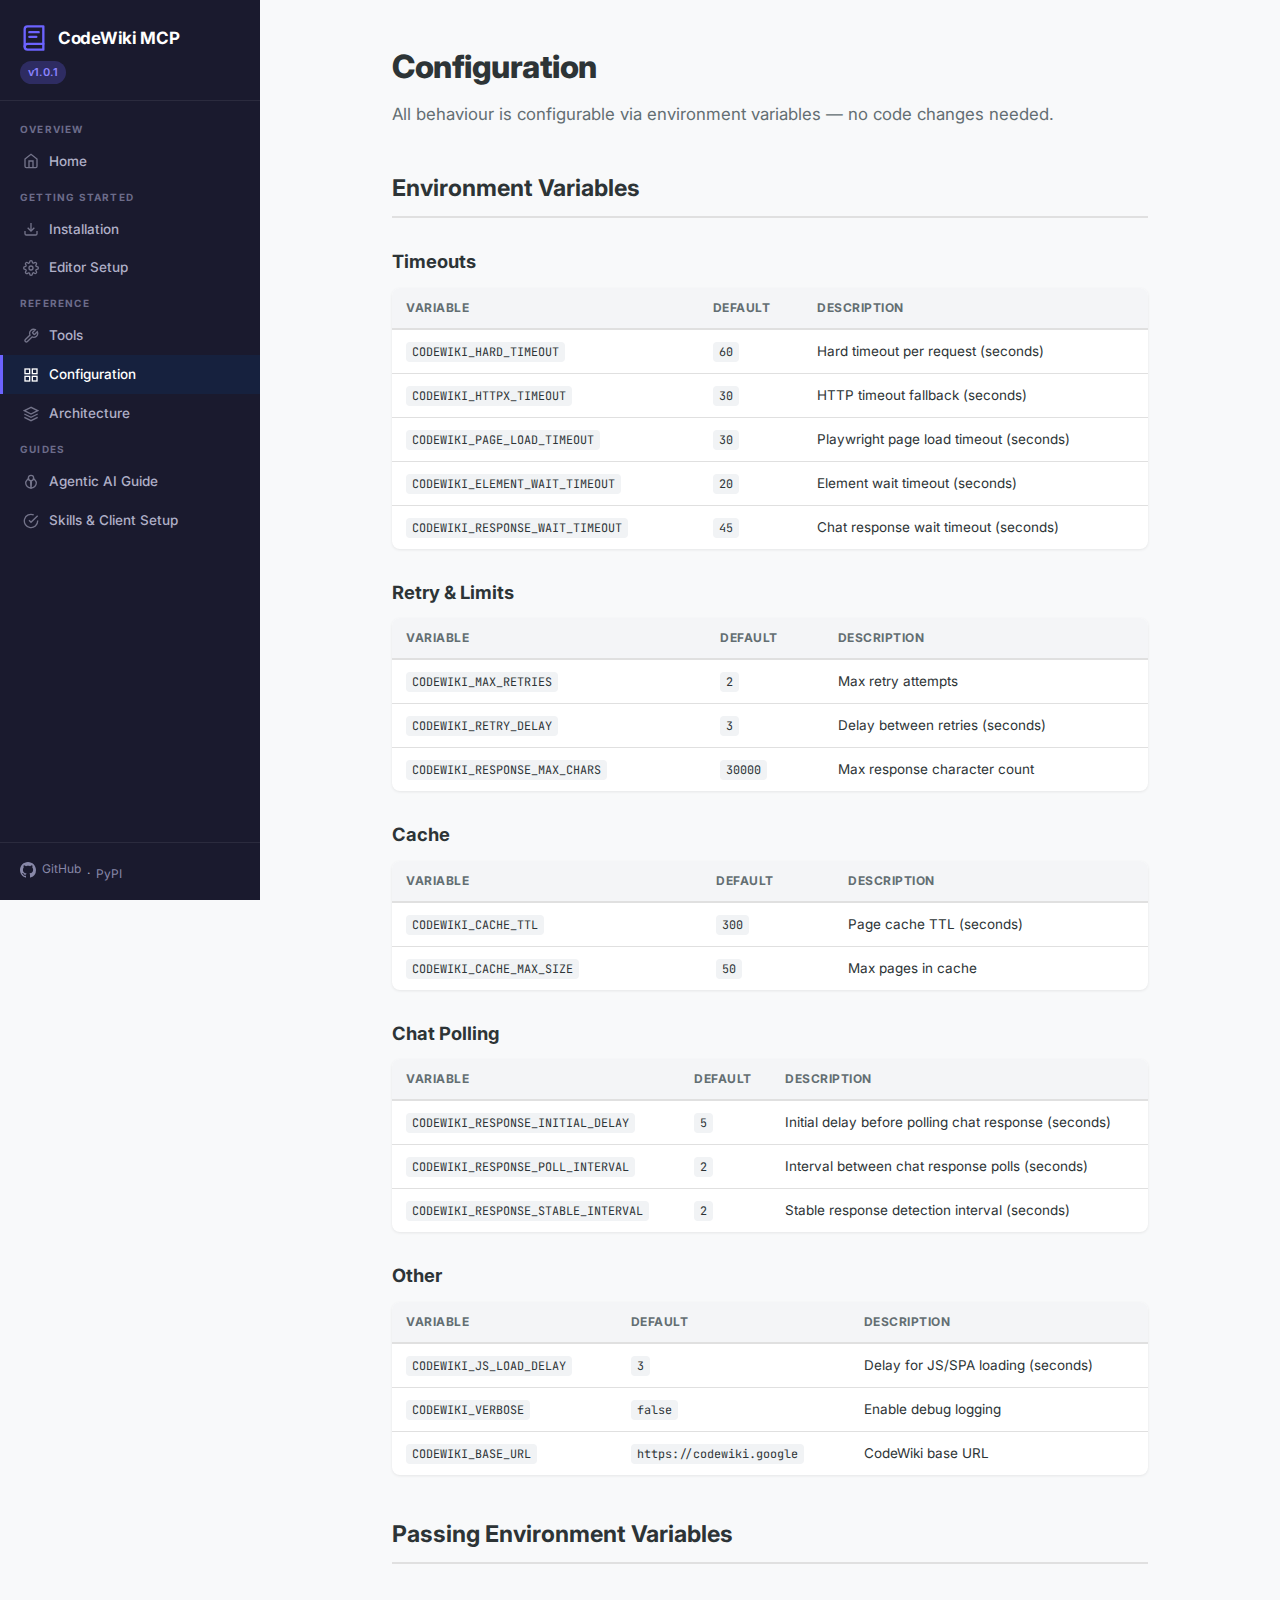
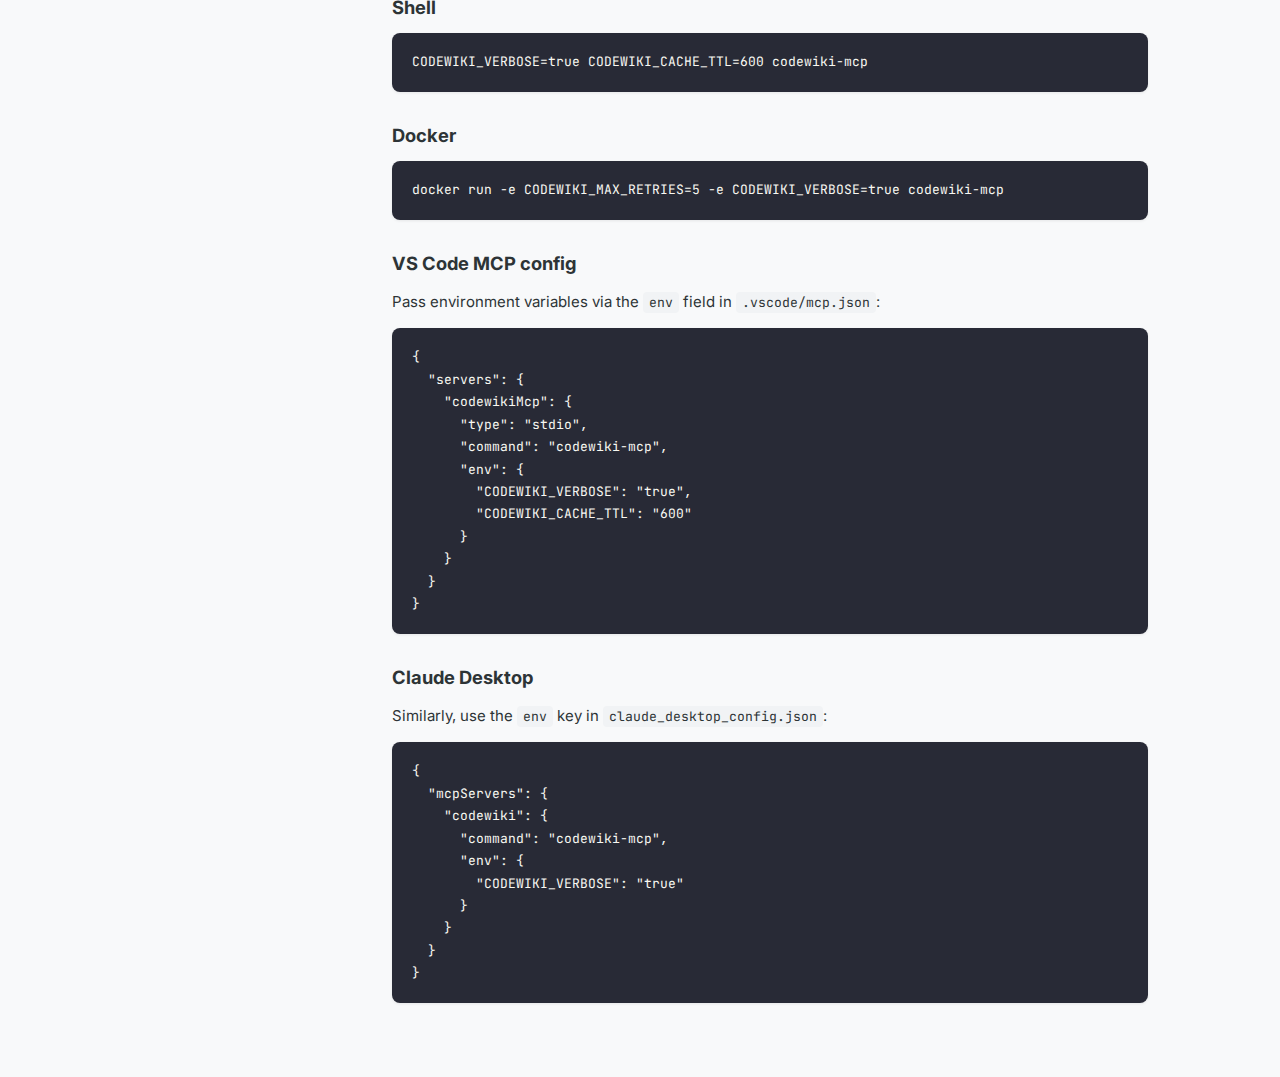
<file: docs/configuration.html>
<!DOCTYPE html>
<html lang="en">
<head>
  <meta charset="UTF-8">
  <meta name="viewport" content="width=device-width, initial-scale=1.0">
  <title>Configuration — CodeWiki MCP Server</title>
  <link rel="preconnect" href="https://fonts.googleapis.com">
  <link href="https://fonts.googleapis.com/css2?family=Inter:wght@400;500;600;700;800&family=JetBrains+Mono:wght@400;500;700&display=swap" rel="stylesheet">
  <link rel="stylesheet" href="style.css">
</head>
<body>

<button class="burger" aria-label="Toggle navigation">
  <svg width="22" height="22" fill="none" stroke="currentColor" stroke-width="2"><path d="M3 6h16M3 11h16M3 16h16"/></svg>
</button>
<div class="overlay"></div>

<aside class="sidebar">
  <div class="sidebar-header">
    <div class="logo">
      <svg width="28" height="28" viewBox="0 0 24 24" fill="none" stroke="#6c63ff" stroke-width="2" stroke-linecap="round" stroke-linejoin="round"><path d="M4 19.5A2.5 2.5 0 0 1 6.5 17H20"/><path d="M6.5 2H20v20H6.5A2.5 2.5 0 0 1 4 19.5v-15A2.5 2.5 0 0 1 6.5 2z"/><path d="M8 7h8M8 11h6"/></svg>
      CodeWiki MCP
    </div>
    <span class="version">v1.0.1</span>
  </div>
  <nav>
    <div class="nav-section">Overview</div>
    <a href="index.html">
      <svg viewBox="0 0 24 24" fill="none" stroke="currentColor" stroke-width="2"><path d="M3 9l9-7 9 7v11a2 2 0 0 1-2 2H5a2 2 0 0 1-2-2z"/><polyline points="9 22 9 12 15 12 15 22"/></svg>
      Home
    </a>
    <div class="nav-section">Getting Started</div>
    <a href="installation.html">
      <svg viewBox="0 0 24 24" fill="none" stroke="currentColor" stroke-width="2"><path d="M21 15v4a2 2 0 0 1-2 2H5a2 2 0 0 1-2-2v-4"/><polyline points="7 10 12 15 17 10"/><line x1="12" y1="15" x2="12" y2="3"/></svg>
      Installation
    </a>
    <a href="setup.html">
      <svg viewBox="0 0 24 24" fill="none" stroke="currentColor" stroke-width="2"><circle cx="12" cy="12" r="3"/><path d="M19.4 15a1.65 1.65 0 0 0 .33 1.82l.06.06a2 2 0 0 1-2.83 2.83l-.06-.06a1.65 1.65 0 0 0-1.82-.33 1.65 1.65 0 0 0-1 1.51V21a2 2 0 0 1-4 0v-.09A1.65 1.65 0 0 0 9 19.4a1.65 1.65 0 0 0-1.82.33l-.06.06a2 2 0 0 1-2.83-2.83l.06-.06A1.65 1.65 0 0 0 4.68 15a1.65 1.65 0 0 0-1.51-1H3a2 2 0 0 1 0-4h.09A1.65 1.65 0 0 0 4.6 9a1.65 1.65 0 0 0-.33-1.82l-.06-.06a2 2 0 0 1 2.83-2.83l.06.06A1.65 1.65 0 0 0 9 4.68a1.65 1.65 0 0 0 1-1.51V3a2 2 0 0 1 4 0v.09a1.65 1.65 0 0 0 1 1.51 1.65 1.65 0 0 0 1.82-.33l.06-.06a2 2 0 0 1 2.83 2.83l-.06.06A1.65 1.65 0 0 0 19.4 9a1.65 1.65 0 0 0 1.51 1H21a2 2 0 0 1 0 4h-.09a1.65 1.65 0 0 0-1.51 1z"/></svg>
      Editor Setup
    </a>
    <div class="nav-section">Reference</div>
    <a href="tools.html">
      <svg viewBox="0 0 24 24" fill="none" stroke="currentColor" stroke-width="2"><path d="M14.7 6.3a1 1 0 0 0 0 1.4l1.6 1.6a1 1 0 0 0 1.4 0l3.77-3.77a6 6 0 0 1-7.94 7.94l-6.91 6.91a2.12 2.12 0 0 1-3-3l6.91-6.91a6 6 0 0 1 7.94-7.94l-3.76 3.76z"/></svg>
      Tools
    </a>
    <a href="configuration.html">
      <svg viewBox="0 0 24 24" fill="none" stroke="currentColor" stroke-width="2"><rect x="3" y="3" width="7" height="7"/><rect x="14" y="3" width="7" height="7"/><rect x="14" y="14" width="7" height="7"/><rect x="3" y="14" width="7" height="7"/></svg>
      Configuration
    </a>
    <a href="architecture.html">
      <svg viewBox="0 0 24 24" fill="none" stroke="currentColor" stroke-width="2"><polygon points="12 2 2 7 12 12 22 7 12 2"/><polyline points="2 17 12 22 22 17"/><polyline points="2 12 12 17 22 12"/></svg>
      Architecture
    </a>
    <div class="nav-section">Guides</div>
    <a href="agents.html">
      <svg viewBox="0 0 24 24" fill="none" stroke="currentColor" stroke-width="2"><path d="M12 2a4 4 0 0 1 4 4c0 1.95-1.4 3.58-3.25 3.93L12 22l-.75-12.07A4.001 4.001 0 0 1 12 2z"/><path d="M9 6.5C7.33 7.83 4 10.6 4 13a8 8 0 0 0 16 0c0-2.4-3.33-5.17-5-6.5"/></svg>
      Agentic AI Guide
    </a>
    <a href="skills.html">
      <svg viewBox="0 0 24 24" fill="none" stroke="currentColor" stroke-width="2"><path d="M22 11.08V12a10 10 0 1 1-5.93-9.14"/><polyline points="22 4 12 14.01 9 11.01"/></svg>
      Skills &amp; Client Setup
    </a>
  </nav>
  <div class="sidebar-footer">
    <a href="https://github.com/Cloudmeru/CodeWiki-MCP" target="_blank">
      <svg width="16" height="16" viewBox="0 0 24 24" fill="currentColor"><path d="M12 0C5.37 0 0 5.37 0 12c0 5.31 3.435 9.795 8.205 11.385.6.105.825-.255.825-.57 0-.285-.015-1.23-.015-2.235-3.015.555-3.795-.735-4.035-1.41-.135-.345-.72-1.41-1.23-1.695-.42-.225-1.02-.78-.015-.795.945-.015 1.62.87 1.845 1.23 1.08 1.815 2.805 1.305 3.495.99.105-.78.42-1.305.765-1.605-2.67-.3-5.46-1.335-5.46-5.925 0-1.305.465-2.385 1.23-3.225-.12-.3-.54-1.53.12-3.18 0 0 1.005-.315 3.3 1.23.96-.27 1.98-.405 3-.405s2.04.135 3 .405c2.295-1.56 3.3-1.23 3.3-1.23.66 1.65.24 2.88.12 3.18.765.84 1.23 1.905 1.23 3.225 0 4.605-2.805 5.625-5.475 5.925.435.375.81 1.095.81 2.22 0 1.605-.015 2.895-.015 3.3 0 .315.225.69.825.57A12.02 12.02 0 0 0 24 12c0-6.63-5.37-12-12-12z"/></svg>
      GitHub
    </a>
    &nbsp;&middot;&nbsp;
    <a href="https://pypi.org/project/codewiki-mcp/" target="_blank">PyPI</a>
  </div>
</aside>

<main class="main">
  <div class="content">
    <h1 class="page-title">Configuration</h1>
    <p class="page-subtitle">All behaviour is configurable via environment variables — no code changes needed.</p>

    <h2>Environment Variables</h2>

    <h3>Timeouts</h3>
    <table>
      <thead><tr><th>Variable</th><th>Default</th><th>Description</th></tr></thead>
      <tbody>
        <tr><td><code>CODEWIKI_HARD_TIMEOUT</code></td><td><code>60</code></td><td>Hard timeout per request (seconds)</td></tr>
        <tr><td><code>CODEWIKI_HTTPX_TIMEOUT</code></td><td><code>30</code></td><td>HTTP timeout fallback (seconds)</td></tr>
        <tr><td><code>CODEWIKI_PAGE_LOAD_TIMEOUT</code></td><td><code>30</code></td><td>Playwright page load timeout (seconds)</td></tr>
        <tr><td><code>CODEWIKI_ELEMENT_WAIT_TIMEOUT</code></td><td><code>20</code></td><td>Element wait timeout (seconds)</td></tr>
        <tr><td><code>CODEWIKI_RESPONSE_WAIT_TIMEOUT</code></td><td><code>45</code></td><td>Chat response wait timeout (seconds)</td></tr>
      </tbody>
    </table>

    <h3>Retry &amp; Limits</h3>
    <table>
      <thead><tr><th>Variable</th><th>Default</th><th>Description</th></tr></thead>
      <tbody>
        <tr><td><code>CODEWIKI_MAX_RETRIES</code></td><td><code>2</code></td><td>Max retry attempts</td></tr>
        <tr><td><code>CODEWIKI_RETRY_DELAY</code></td><td><code>3</code></td><td>Delay between retries (seconds)</td></tr>
        <tr><td><code>CODEWIKI_RESPONSE_MAX_CHARS</code></td><td><code>30000</code></td><td>Max response character count</td></tr>
      </tbody>
    </table>

    <h3>Cache</h3>
    <table>
      <thead><tr><th>Variable</th><th>Default</th><th>Description</th></tr></thead>
      <tbody>
        <tr><td><code>CODEWIKI_CACHE_TTL</code></td><td><code>300</code></td><td>Page cache TTL (seconds)</td></tr>
        <tr><td><code>CODEWIKI_CACHE_MAX_SIZE</code></td><td><code>50</code></td><td>Max pages in cache</td></tr>
      </tbody>
    </table>

    <h3>Chat Polling</h3>
    <table>
      <thead><tr><th>Variable</th><th>Default</th><th>Description</th></tr></thead>
      <tbody>
        <tr><td><code>CODEWIKI_RESPONSE_INITIAL_DELAY</code></td><td><code>5</code></td><td>Initial delay before polling chat response (seconds)</td></tr>
        <tr><td><code>CODEWIKI_RESPONSE_POLL_INTERVAL</code></td><td><code>2</code></td><td>Interval between chat response polls (seconds)</td></tr>
        <tr><td><code>CODEWIKI_RESPONSE_STABLE_INTERVAL</code></td><td><code>2</code></td><td>Stable response detection interval (seconds)</td></tr>
      </tbody>
    </table>

    <h3>Other</h3>
    <table>
      <thead><tr><th>Variable</th><th>Default</th><th>Description</th></tr></thead>
      <tbody>
        <tr><td><code>CODEWIKI_JS_LOAD_DELAY</code></td><td><code>3</code></td><td>Delay for JS/SPA loading (seconds)</td></tr>
        <tr><td><code>CODEWIKI_VERBOSE</code></td><td><code>false</code></td><td>Enable debug logging</td></tr>
        <tr><td><code>CODEWIKI_BASE_URL</code></td><td><code>https://codewiki.google</code></td><td>CodeWiki base URL</td></tr>
      </tbody>
    </table>

    <h2>Passing Environment Variables</h2>

    <h3>Shell</h3>
    <pre><code>CODEWIKI_VERBOSE=true CODEWIKI_CACHE_TTL=600 codewiki-mcp</code></pre>

    <h3>Docker</h3>
    <pre><code>docker run -e CODEWIKI_MAX_RETRIES=5 -e CODEWIKI_VERBOSE=true codewiki-mcp</code></pre>

    <h3>VS Code MCP config</h3>
    <p>Pass environment variables via the <code>env</code> field in <code>.vscode/mcp.json</code>:</p>
    <pre><code>{
  "servers": {
    "codewikiMcp": {
      "type": "stdio",
      "command": "codewiki-mcp",
      "env": {
        "CODEWIKI_VERBOSE": "true",
        "CODEWIKI_CACHE_TTL": "600"
      }
    }
  }
}</code></pre>

    <h3>Claude Desktop</h3>
    <p>Similarly, use the <code>env</code> key in <code>claude_desktop_config.json</code>:</p>
    <pre><code>{
  "mcpServers": {
    "codewiki": {
      "command": "codewiki-mcp",
      "env": {
        "CODEWIKI_VERBOSE": "true"
      }
    }
  }
}</code></pre>
  </div>
</main>

<script src="app.js"></script>
</body>
</html>
</file>
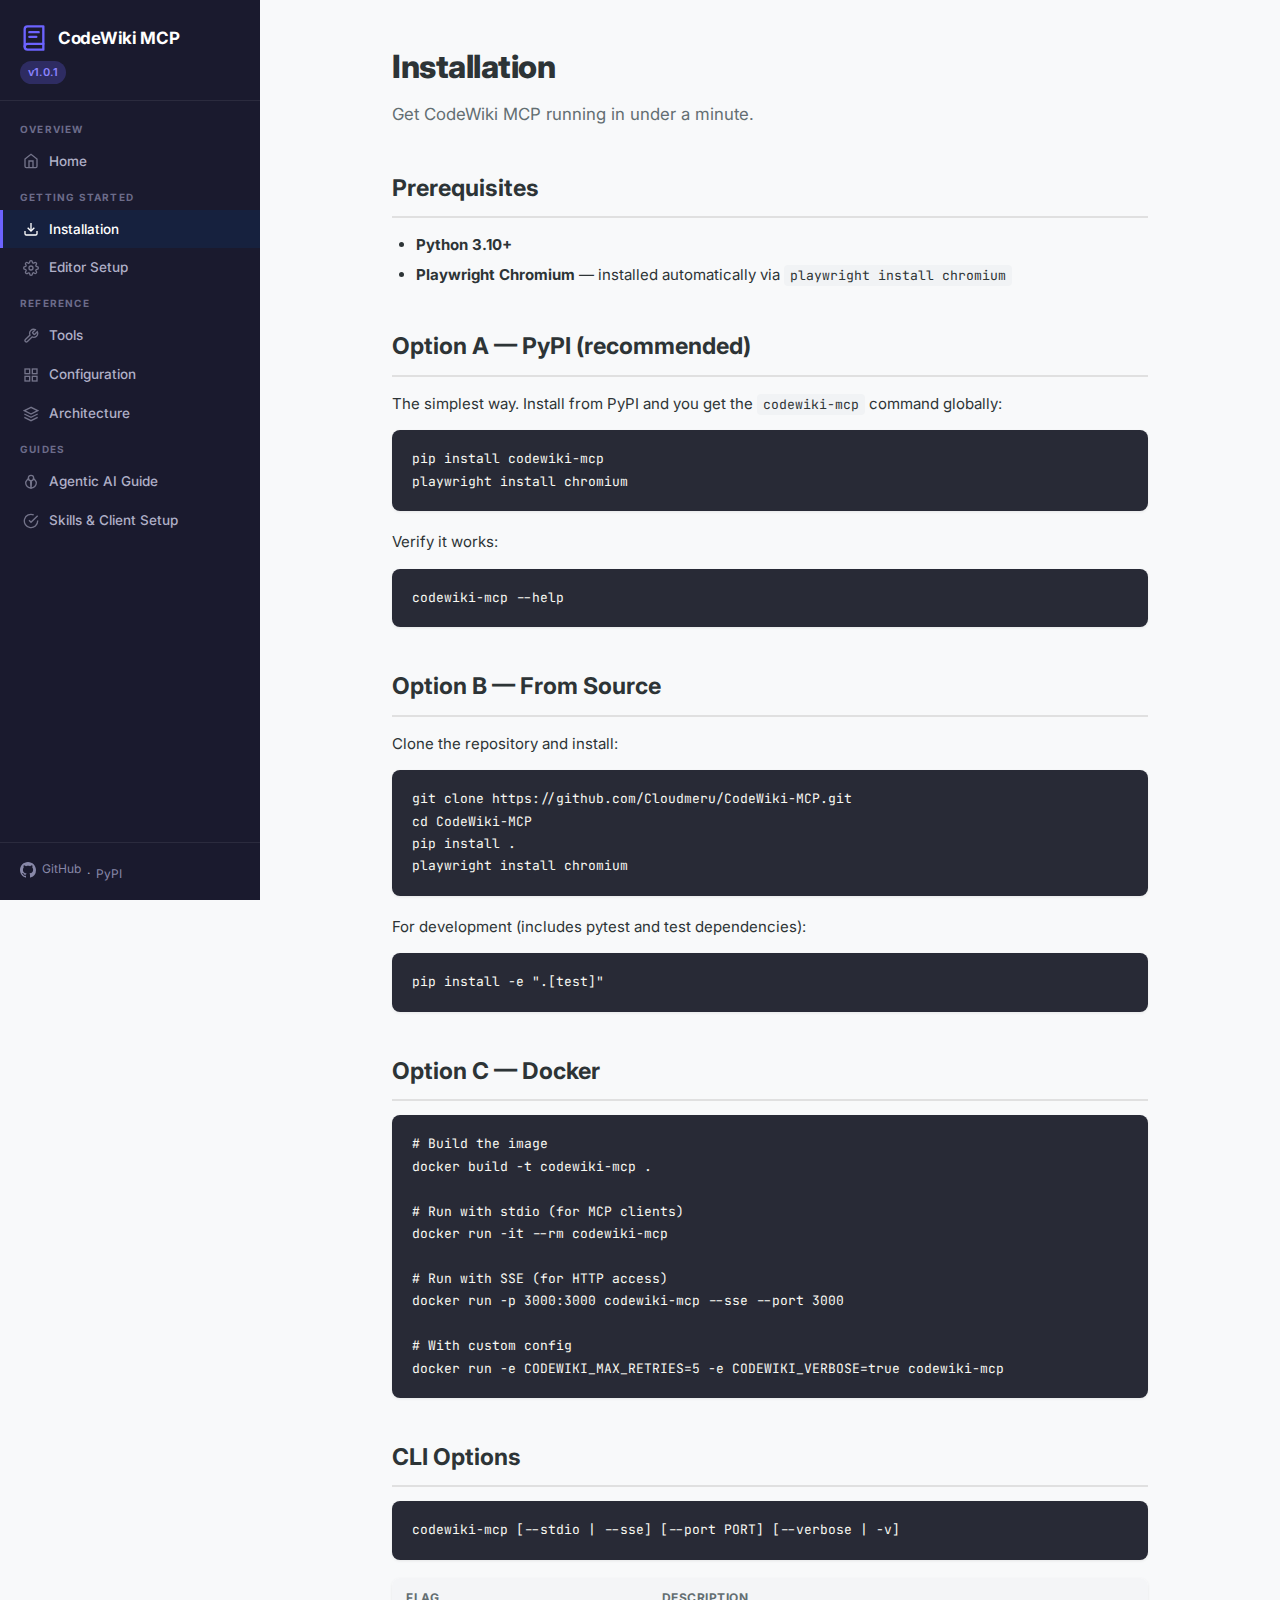
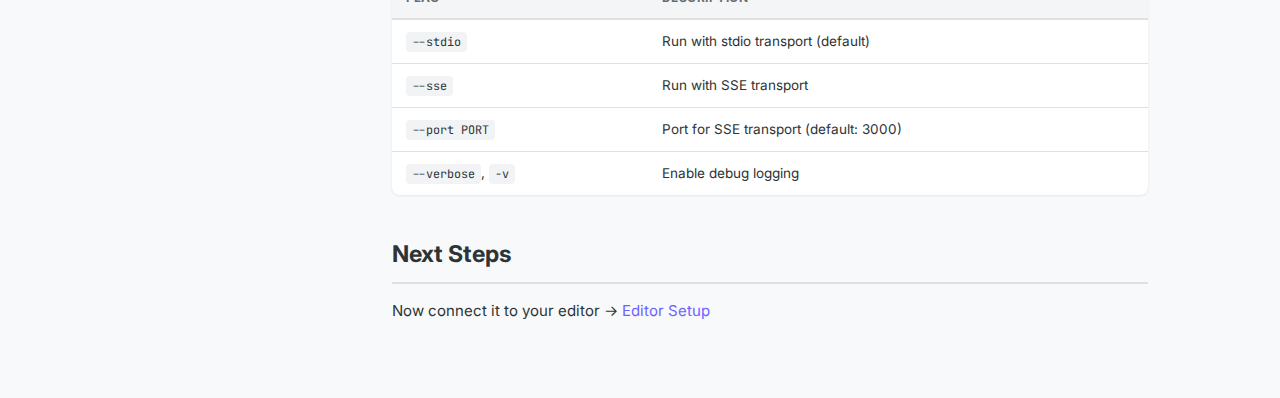
<file: docs/installation.html>
<!DOCTYPE html>
<html lang="en">
<head>
  <meta charset="UTF-8">
  <meta name="viewport" content="width=device-width, initial-scale=1.0">
  <title>Installation — CodeWiki MCP Server</title>
  <link rel="preconnect" href="https://fonts.googleapis.com">
  <link href="https://fonts.googleapis.com/css2?family=Inter:wght@400;500;600;700;800&family=JetBrains+Mono:wght@400;500;700&display=swap" rel="stylesheet">
  <link rel="stylesheet" href="style.css">
  <link rel="icon" href="favicon.svg" type="image/svg+xml">
</head>
<body>

<button class="burger" aria-label="Toggle navigation">
  <svg width="22" height="22" fill="none" stroke="currentColor" stroke-width="2"><path d="M3 6h16M3 11h16M3 16h16"/></svg>
</button>
<div class="overlay"></div>

<aside class="sidebar">
  <div class="sidebar-header">
    <div class="logo">
      <svg width="28" height="28" viewBox="0 0 24 24" fill="none" stroke="#6c63ff" stroke-width="2" stroke-linecap="round" stroke-linejoin="round"><path d="M4 19.5A2.5 2.5 0 0 1 6.5 17H20"/><path d="M6.5 2H20v20H6.5A2.5 2.5 0 0 1 4 19.5v-15A2.5 2.5 0 0 1 6.5 2z"/><path d="M8 7h8M8 11h6"/></svg>
      CodeWiki MCP
    </div>
    <span class="version">v1.0.1</span>
  </div>
  <nav>
    <div class="nav-section">Overview</div>
    <a href="index.html">
      <svg viewBox="0 0 24 24" fill="none" stroke="currentColor" stroke-width="2"><path d="M3 9l9-7 9 7v11a2 2 0 0 1-2 2H5a2 2 0 0 1-2-2z"/><polyline points="9 22 9 12 15 12 15 22"/></svg>
      Home
    </a>
    <div class="nav-section">Getting Started</div>
    <a href="installation.html">
      <svg viewBox="0 0 24 24" fill="none" stroke="currentColor" stroke-width="2"><path d="M21 15v4a2 2 0 0 1-2 2H5a2 2 0 0 1-2-2v-4"/><polyline points="7 10 12 15 17 10"/><line x1="12" y1="15" x2="12" y2="3"/></svg>
      Installation
    </a>
    <a href="setup.html">
      <svg viewBox="0 0 24 24" fill="none" stroke="currentColor" stroke-width="2"><circle cx="12" cy="12" r="3"/><path d="M19.4 15a1.65 1.65 0 0 0 .33 1.82l.06.06a2 2 0 0 1-2.83 2.83l-.06-.06a1.65 1.65 0 0 0-1.82-.33 1.65 1.65 0 0 0-1 1.51V21a2 2 0 0 1-4 0v-.09A1.65 1.65 0 0 0 9 19.4a1.65 1.65 0 0 0-1.82.33l-.06.06a2 2 0 0 1-2.83-2.83l.06-.06A1.65 1.65 0 0 0 4.68 15a1.65 1.65 0 0 0-1.51-1H3a2 2 0 0 1 0-4h.09A1.65 1.65 0 0 0 4.6 9a1.65 1.65 0 0 0-.33-1.82l-.06-.06a2 2 0 0 1 2.83-2.83l.06.06A1.65 1.65 0 0 0 9 4.68a1.65 1.65 0 0 0 1-1.51V3a2 2 0 0 1 4 0v.09a1.65 1.65 0 0 0 1 1.51 1.65 1.65 0 0 0 1.82-.33l.06-.06a2 2 0 0 1 2.83 2.83l-.06.06A1.65 1.65 0 0 0 19.4 9a1.65 1.65 0 0 0 1.51 1H21a2 2 0 0 1 0 4h-.09a1.65 1.65 0 0 0-1.51 1z"/></svg>
      Editor Setup
    </a>
    <div class="nav-section">Reference</div>
    <a href="tools.html">
      <svg viewBox="0 0 24 24" fill="none" stroke="currentColor" stroke-width="2"><path d="M14.7 6.3a1 1 0 0 0 0 1.4l1.6 1.6a1 1 0 0 0 1.4 0l3.77-3.77a6 6 0 0 1-7.94 7.94l-6.91 6.91a2.12 2.12 0 0 1-3-3l6.91-6.91a6 6 0 0 1 7.94-7.94l-3.76 3.76z"/></svg>
      Tools
    </a>
    <a href="configuration.html">
      <svg viewBox="0 0 24 24" fill="none" stroke="currentColor" stroke-width="2"><rect x="3" y="3" width="7" height="7"/><rect x="14" y="3" width="7" height="7"/><rect x="14" y="14" width="7" height="7"/><rect x="3" y="14" width="7" height="7"/></svg>
      Configuration
    </a>
    <a href="architecture.html">
      <svg viewBox="0 0 24 24" fill="none" stroke="currentColor" stroke-width="2"><polygon points="12 2 2 7 12 12 22 7 12 2"/><polyline points="2 17 12 22 22 17"/><polyline points="2 12 12 17 22 12"/></svg>
      Architecture
    </a>
    <div class="nav-section">Guides</div>
    <a href="agents.html">
      <svg viewBox="0 0 24 24" fill="none" stroke="currentColor" stroke-width="2"><path d="M12 2a4 4 0 0 1 4 4c0 1.95-1.4 3.58-3.25 3.93L12 22l-.75-12.07A4.001 4.001 0 0 1 12 2z"/><path d="M9 6.5C7.33 7.83 4 10.6 4 13a8 8 0 0 0 16 0c0-2.4-3.33-5.17-5-6.5"/></svg>
      Agentic AI Guide
    </a>
    <a href="skills.html">
      <svg viewBox="0 0 24 24" fill="none" stroke="currentColor" stroke-width="2"><path d="M22 11.08V12a10 10 0 1 1-5.93-9.14"/><polyline points="22 4 12 14.01 9 11.01"/></svg>
      Skills &amp; Client Setup
    </a>
  </nav>
  <div class="sidebar-footer">
    <a href="https://github.com/Cloudmeru/CodeWiki-MCP" target="_blank">
      <svg width="16" height="16" viewBox="0 0 24 24" fill="currentColor"><path d="M12 0C5.37 0 0 5.37 0 12c0 5.31 3.435 9.795 8.205 11.385.6.105.825-.255.825-.57 0-.285-.015-1.23-.015-2.235-3.015.555-3.795-.735-4.035-1.41-.135-.345-.72-1.41-1.23-1.695-.42-.225-1.02-.78-.015-.795.945-.015 1.62.87 1.845 1.23 1.08 1.815 2.805 1.305 3.495.99.105-.78.42-1.305.765-1.605-2.67-.3-5.46-1.335-5.46-5.925 0-1.305.465-2.385 1.23-3.225-.12-.3-.54-1.53.12-3.18 0 0 1.005-.315 3.3 1.23.96-.27 1.98-.405 3-.405s2.04.135 3 .405c2.295-1.56 3.3-1.23 3.3-1.23.66 1.65.24 2.88.12 3.18.765.84 1.23 1.905 1.23 3.225 0 4.605-2.805 5.625-5.475 5.925.435.375.81 1.095.81 2.22 0 1.605-.015 2.895-.015 3.3 0 .315.225.69.825.57A12.02 12.02 0 0 0 24 12c0-6.63-5.37-12-12-12z"/></svg>
      GitHub
    </a>
    &nbsp;&middot;&nbsp;
    <a href="https://pypi.org/project/codewiki-mcp/" target="_blank">PyPI</a>
  </div>
</aside>

<main class="main">
  <div class="content">
    <h1 class="page-title">Installation</h1>
    <p class="page-subtitle">Get CodeWiki MCP running in under a minute.</p>

    <h2>Prerequisites</h2>
    <ul>
      <li><strong>Python 3.10+</strong></li>
      <li><strong>Playwright Chromium</strong> — installed automatically via <code>playwright install chromium</code></li>
    </ul>

    <h2>Option A — PyPI (recommended)</h2>
    <p>The simplest way. Install from PyPI and you get the <code>codewiki-mcp</code> command globally:</p>
    <pre><code>pip install codewiki-mcp
playwright install chromium</code></pre>

    <p>Verify it works:</p>
    <pre><code>codewiki-mcp --help</code></pre>

    <h2>Option B — From Source</h2>
    <p>Clone the repository and install:</p>
    <pre><code>git clone https://github.com/Cloudmeru/CodeWiki-MCP.git
cd CodeWiki-MCP
pip install .
playwright install chromium</code></pre>

    <p>For development (includes pytest and test dependencies):</p>
    <pre><code>pip install -e ".[test]"</code></pre>

    <h2>Option C — Docker</h2>
    <pre><code># Build the image
docker build -t codewiki-mcp .

# Run with stdio (for MCP clients)
docker run -it --rm codewiki-mcp

# Run with SSE (for HTTP access)
docker run -p 3000:3000 codewiki-mcp --sse --port 3000

# With custom config
docker run -e CODEWIKI_MAX_RETRIES=5 -e CODEWIKI_VERBOSE=true codewiki-mcp</code></pre>

    <h2>CLI Options</h2>
    <pre><code>codewiki-mcp [--stdio | --sse] [--port PORT] [--verbose | -v]</code></pre>
    <table>
      <thead>
        <tr><th>Flag</th><th>Description</th></tr>
      </thead>
      <tbody>
        <tr><td><code>--stdio</code></td><td>Run with stdio transport (default)</td></tr>
        <tr><td><code>--sse</code></td><td>Run with SSE transport</td></tr>
        <tr><td><code>--port PORT</code></td><td>Port for SSE transport (default: 3000)</td></tr>
        <tr><td><code>--verbose</code>, <code>-v</code></td><td>Enable debug logging</td></tr>
      </tbody>
    </table>

    <h2>Next Steps</h2>
    <p>Now connect it to your editor &rarr; <a href="setup.html">Editor Setup</a></p>
  </div>
</main>

<script src="app.js"></script>
</body>
</html>
</file>
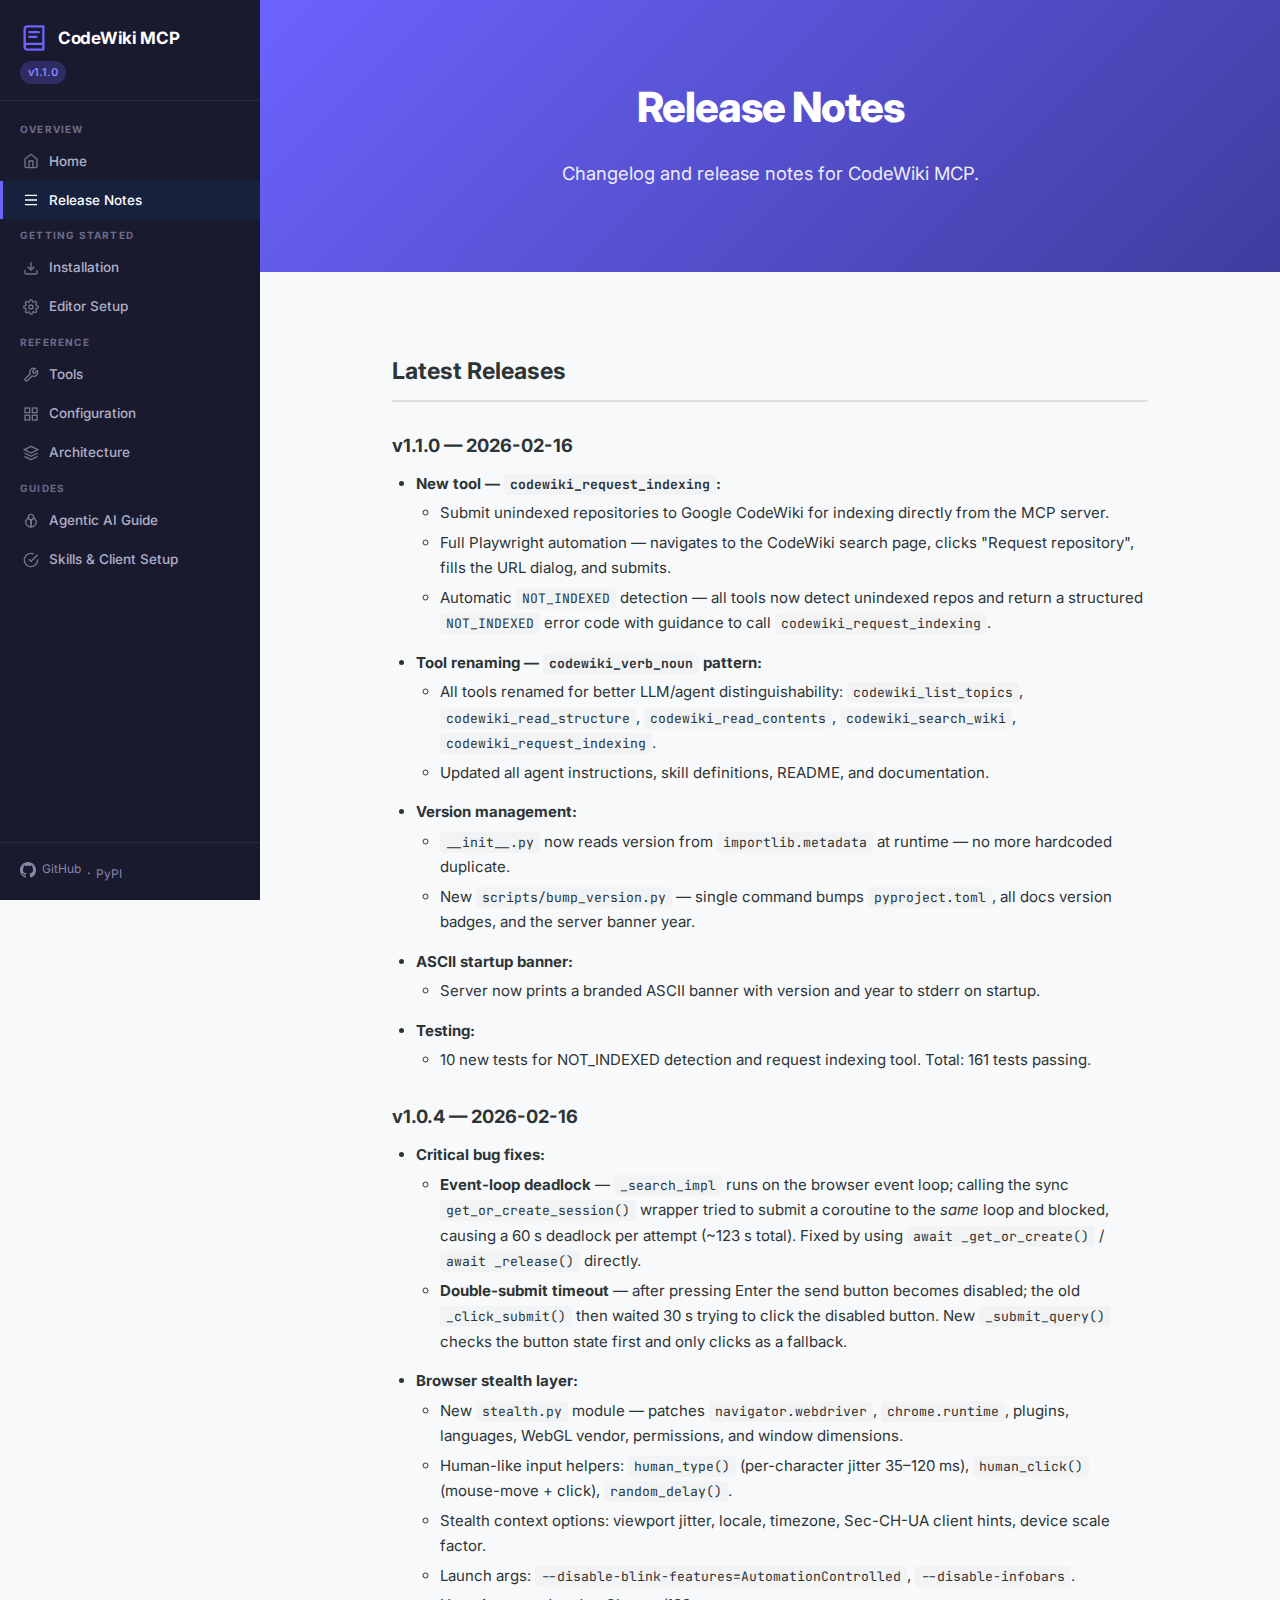
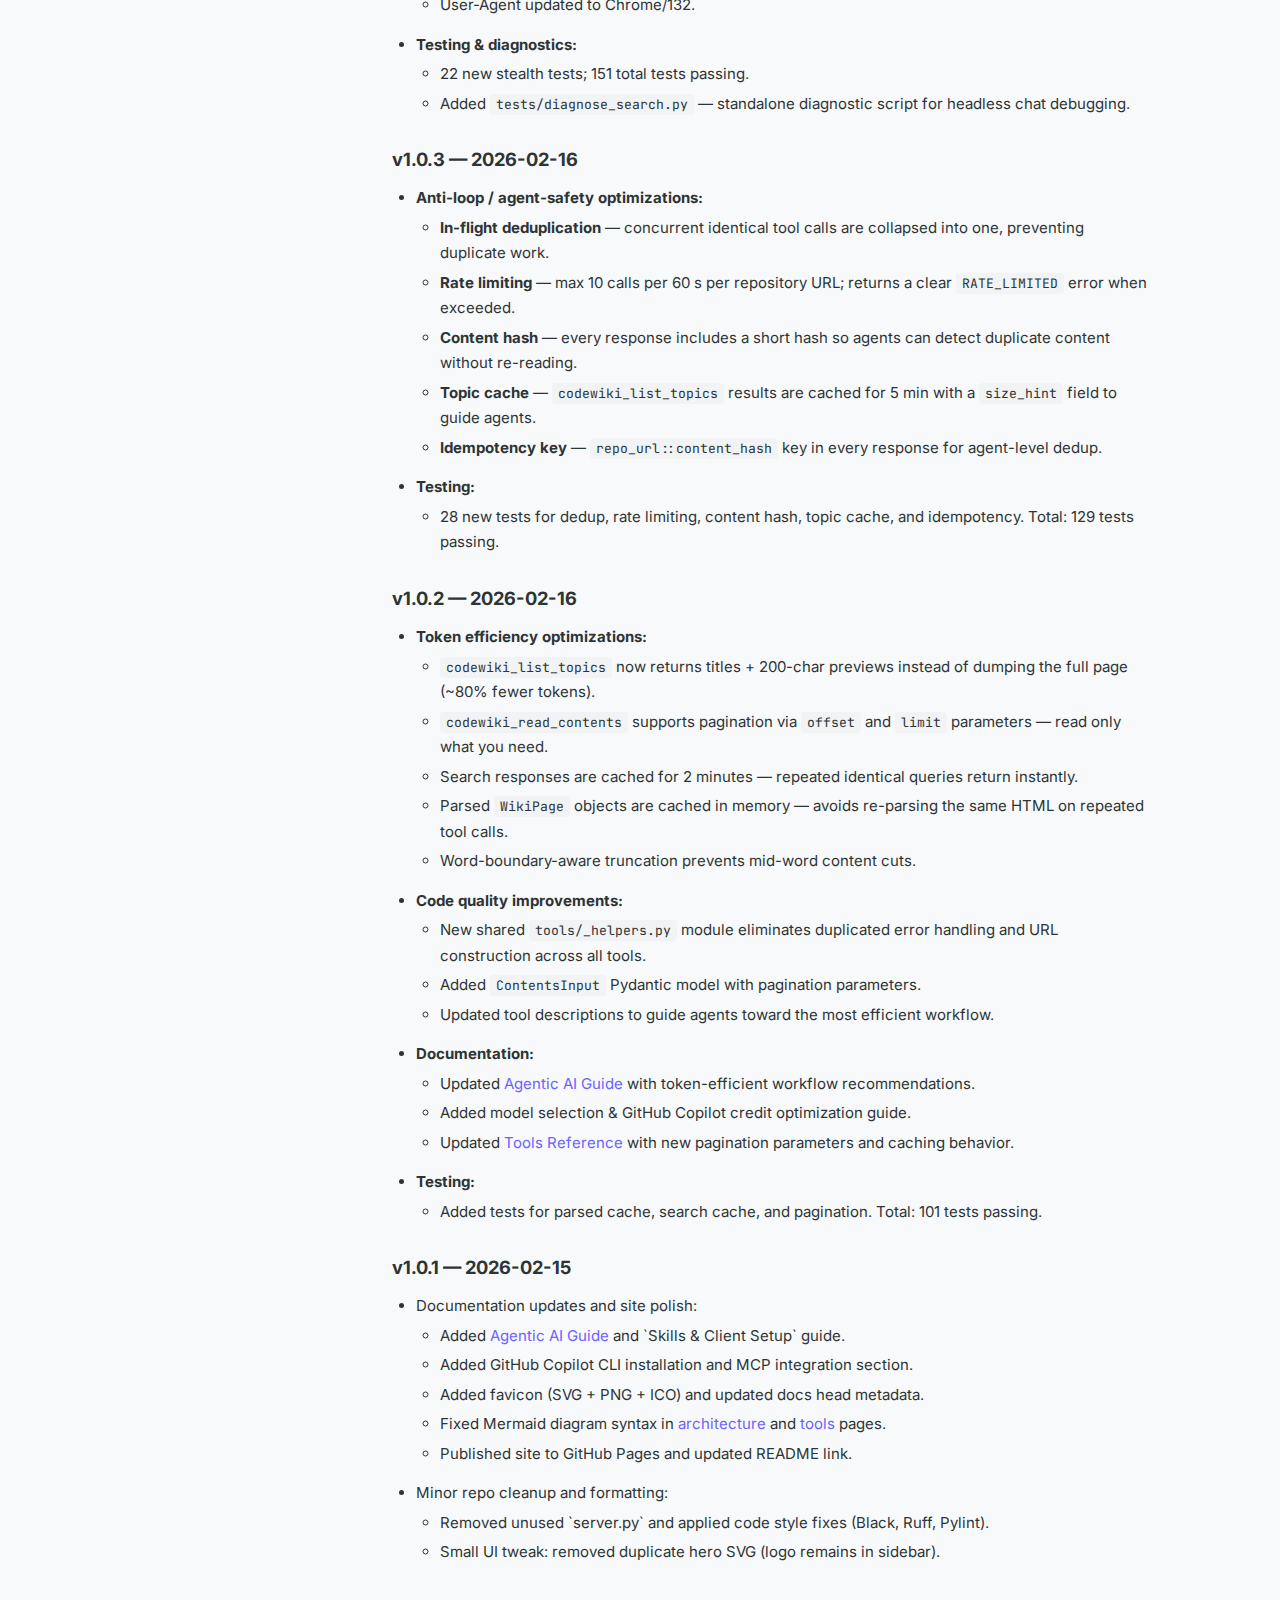
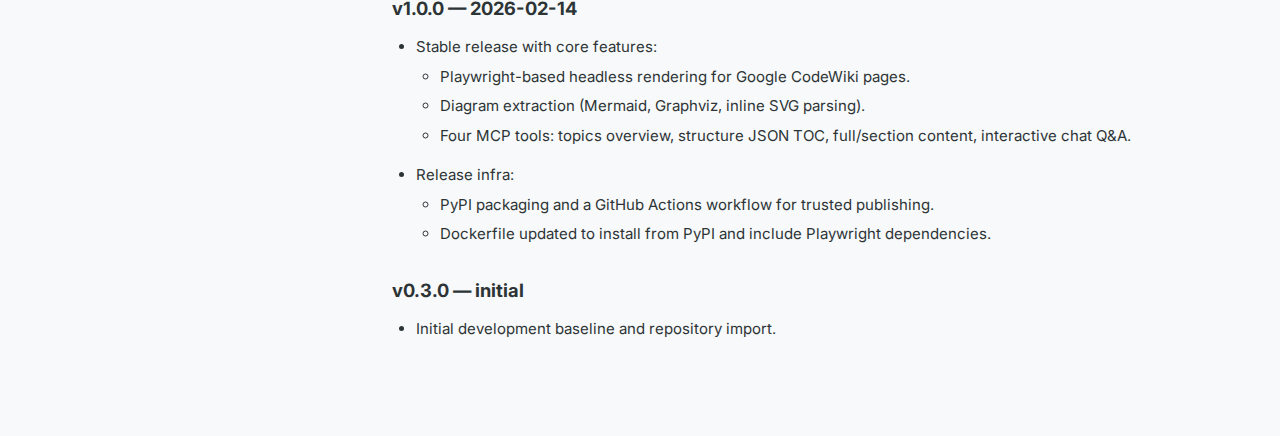
<file: docs/release-notes.html>
<!DOCTYPE html>
<html lang="en">
<head>
  <meta charset="UTF-8">
  <meta name="viewport" content="width=device-width, initial-scale=1.0">
  <title>Release Notes — CodeWiki MCP</title>
  <meta name="description" content="Release notes and changelog for CodeWiki MCP.">
  <link rel="preconnect" href="https://fonts.googleapis.com">
  <link href="https://fonts.googleapis.com/css2?family=Inter:wght@400;500;600;700;800&family=JetBrains+Mono:wght@400;500;700&display=swap" rel="stylesheet">
  <link rel="stylesheet" href="style.css">
  <link rel="icon" href="favicon.svg" type="image/svg+xml">
  <link rel="icon" href="favicon.png" type="image/png" sizes="32x32">
  <link rel="shortcut icon" href="favicon.ico" type="image/x-icon">
</head>
<body>

<!-- Mobile burger -->
<button class="burger" aria-label="Toggle navigation">
  <svg width="22" height="22" fill="none" stroke="currentColor" stroke-width="2"><path d="M3 6h16M3 11h16M3 16h16"/></svg>
</button>
<div class="overlay"></div>

<!-- Sidebar (same as index) -->
<aside class="sidebar">
  <div class="sidebar-header">
    <div class="logo">
      <svg width="28" height="28" viewBox="0 0 24 24" fill="none" stroke="#6c63ff" stroke-width="2" stroke-linecap="round" stroke-linejoin="round"><path d="M4 19.5A2.5 2.5 0 0 1 6.5 17H20"/><path d="M6.5 2H20v20H6.5A2.5 2.5 0 0 1 4 19.5v-15A2.5 2.5 0 0 1 6.5 2z"/><path d="M8 7h8M8 11h6"/></svg>
      CodeWiki MCP
    </div>
    <span class="version">v1.1.0</span>
  </div>
  <nav>
    <div class="nav-section">Overview</div>
    <a href="index.html">
      <svg viewBox="0 0 24 24" fill="none" stroke="currentColor" stroke-width="2"><path d="M3 9l9-7 9 7v11a2 2 0 0 1-2 2H5a2 2 0 0 1-2-2z"/><polyline points="9 22 9 12 15 12 15 22"/></svg>
      Home
    </a>
    <a href="release-notes.html" class="active">
      <svg viewBox="0 0 24 24" fill="none" stroke="currentColor" stroke-width="2"><path d="M3 5h18M3 12h18M3 19h18"/></svg>
      Release Notes
    </a>
    <div class="nav-section">Getting Started</div>
    <a href="installation.html">
      <svg viewBox="0 0 24 24" fill="none" stroke="currentColor" stroke-width="2"><path d="M21 15v4a2 2 0 0 1-2 2H5a2 2 0 0 1-2-2v-4"/><polyline points="7 10 12 15 17 10"/><line x1="12" y1="15" x2="12" y2="3"/></svg>
      Installation
    </a>
    <a href="setup.html">
      <svg viewBox="0 0 24 24" fill="none" stroke="currentColor" stroke-width="2"><circle cx="12" cy="12" r="3"/><path d="M19.4 15a1.65 1.65 0 0 0 .33 1.82l.06.06a2 2 0 0 1-2.83 2.83l-.06-.06a1.65 1.65 0 0 0-1.82-.33 1.65 1.65 0 0 0-1 1.51V21a2 2 0 0 1-4 0v-.09A1.65 1.65 0 0 0 9 19.4a1.65 1.65 0 0 0-1.82.33l-.06.06a2 2 0 0 1-2.83-2.83l.06-.06A1.65 1.65 0 0 0 4.68 15a1.65 1.65 0 0 0-1.51-1H3a2 2 0 0 1 0-4h.09A1.65 1.65 0 0 0 4.6 9a1.65 1.65 0 0 0-.33-1.82l-.06-.06a2 2 0 0 1 2.83-2.83l.06.06A1.65 1.65 0 0 0 9 4.68a1.65 1.65 0 0 0 1-1.51V3a2 2 0 0 1 4 0v.09a1.65 1.65 0 0 0 1 1.51 1.65 1.65 0 0 0 1.82-.33l.06-.06a2 2 0 0 1 2.83 2.83l-.06.06A1.65 1.65 0 0 0 19.4 9a1.65 1.65 0 0 0 1.51 1H21a2 2 0 0 1 0 4h-.09a1.65 1.65 0 0 0-1.51 1z"/></svg>
      Editor Setup
    </a>
    <div class="nav-section">Reference</div>
    <a href="tools.html">
      <svg viewBox="0 0 24 24" fill="none" stroke="currentColor" stroke-width="2"><path d="M14.7 6.3a1 1 0 0 0 0 1.4l1.6 1.6a1 1 0 0 0 1.4 0l3.77-3.77a6 6 0 0 1-7.94 7.94l-6.91 6.91a2.12 2.12 0 0 1-3-3l6.91-6.91a6 6 0 0 1 7.94-7.94l-3.76 3.76z"/></svg>
      Tools
    </a>
    <a href="configuration.html">
      <svg viewBox="0 0 24 24" fill="none" stroke="currentColor" stroke-width="2"><rect x="3" y="3" width="7" height="7"/><rect x="14" y="3" width="7" height="7"/><rect x="14" y="14" width="7" height="7"/><rect x="3" y="14" width="7" height="7"/></svg>
      Configuration
    </a>
    <a href="architecture.html">
      <svg viewBox="0 0 24 24" fill="none" stroke="currentColor" stroke-width="2"><polygon points="12 2 2 7 12 12 22 7 12 2"/><polyline points="2 17 12 22 22 17"/><polyline points="2 12 12 17 22 12"/></svg>
      Architecture
    </a>
    <div class="nav-section">Guides</div>
    <a href="agents.html">
      <svg viewBox="0 0 24 24" fill="none" stroke="currentColor" stroke-width="2"><path d="M12 2a4 4 0 0 1 4 4c0 1.95-1.4 3.58-3.25 3.93L12 22l-.75-12.07A4.001 4.001 0 0 1 12 2z"/><path d="M9 6.5C7.33 7.83 4 10.6 4 13a8 8 0 0 0 16 0c0-2.4-3.33-5.17-5-6.5"/></svg>
      Agentic AI Guide
    </a>
    <a href="skills.html">
      <svg viewBox="0 0 24 24" fill="none" stroke="currentColor" stroke-width="2"><path d="M22 11.08V12a10 10 0 1 1-5.93-9.14"/><polyline points="22 4 12 14.01 9 11.01"/></svg>
      Skills &amp; Client Setup
    </a>
  </nav>
  <div class="sidebar-footer">
    <a href="https://github.com/Cloudmeru/CodeWiki-MCP" target="_blank">
      <svg width="16" height="16" viewBox="0 0 24 24" fill="currentColor"><path d="M12 0C5.37 0 0 5.37 0 12c0 5.31 3.435 9.795 8.205 11.385.6.105.825-.255.825-.57 0-.285-.015-1.23-.015-2.235-3.015.555-3.795-.735-4.035-1.41-.135-.345-.72-1.41-1.23-1.695-.42-.225-1.02-.78-.015-.795.945-.015 1.62.87 1.845 1.23 1.08 1.815 2.805 1.305 3.495.99.105-.78.42-1.305.765-1.605-2.67-.3-5.46-1.335-5.46-5.925 0-1.305.465-2.385 1.23-3.225-.12-.3-.54-1.53.12-3.18 0 0 1.005-.315 3.3 1.23.96-.27 1.98-.405 3-.405s2.04.135 3 .405c2.295-1.56 3.3-1.23 3.3-1.23.66 1.65.24 2.88.12 3.18.765.84 1.23 1.905 1.23 3.225 0 4.605-2.805 5.625-5.475 5.925.435.375.81 1.095.81 2.22 0 1.605-.015 2.895-.015 3.3 0 .315.225.69.825.57A12.02 12.02 0 0 0 24 12c0-6.63-5.37-12-12-12z"/></svg>
      GitHub
    </a>
    &nbsp;&middot;&nbsp;
    <a href="https://pypi.org/project/codewiki-mcp/" target="_blank">PyPI</a>
  </div>
</aside>

<!-- Main -->
<main class="main">
  <div class="hero">
    <h1>Release Notes</h1>
    <p>Changelog and release notes for CodeWiki MCP.</p>
  </div>

  <div class="content">
    <h2>Latest Releases</h2>

    <section class="release">
      <h3>v1.1.0 — 2026-02-16</h3>
      <ul>
        <li><strong>New tool — <code>codewiki_request_indexing</code>:</strong></li>
        <ul>
          <li>Submit unindexed repositories to Google CodeWiki for indexing directly from the MCP server.</li>
          <li>Full Playwright automation — navigates to the CodeWiki search page, clicks "Request repository", fills the URL dialog, and submits.</li>
          <li>Automatic <code>NOT_INDEXED</code> detection — all tools now detect unindexed repos and return a structured <code>NOT_INDEXED</code> error code with guidance to call <code>codewiki_request_indexing</code>.</li>
        </ul>
        <li><strong>Tool renaming — <code>codewiki_verb_noun</code> pattern:</strong></li>
        <ul>
          <li>All tools renamed for better LLM/agent distinguishability: <code>codewiki_list_topics</code>, <code>codewiki_read_structure</code>, <code>codewiki_read_contents</code>, <code>codewiki_search_wiki</code>, <code>codewiki_request_indexing</code>.</li>
          <li>Updated all agent instructions, skill definitions, README, and documentation.</li>
        </ul>
        <li><strong>Version management:</strong></li>
        <ul>
          <li><code>__init__.py</code> now reads version from <code>importlib.metadata</code> at runtime — no more hardcoded duplicate.</li>
          <li>New <code>scripts/bump_version.py</code> — single command bumps <code>pyproject.toml</code>, all docs version badges, and the server banner year.</li>
        </ul>
        <li><strong>ASCII startup banner:</strong></li>
        <ul>
          <li>Server now prints a branded ASCII banner with version and year to stderr on startup.</li>
        </ul>
        <li><strong>Testing:</strong></li>
        <ul>
          <li>10 new tests for NOT_INDEXED detection and request indexing tool. Total: 161 tests passing.</li>
        </ul>
      </ul>
    </section>

    <section class="release">
      <h3>v1.0.4 — 2026-02-16</h3>
      <ul>
        <li><strong>Critical bug fixes:</strong></li>
        <ul>
          <li><strong>Event-loop deadlock</strong> — <code>_search_impl</code> runs on the browser event loop; calling the sync <code>get_or_create_session()</code> wrapper tried to submit a coroutine to the <em>same</em> loop and blocked, causing a 60 s deadlock per attempt (~123 s total). Fixed by using <code>await _get_or_create()</code> / <code>await _release()</code> directly.</li>
          <li><strong>Double-submit timeout</strong> — after pressing Enter the send button becomes disabled; the old <code>_click_submit()</code> then waited 30 s trying to click the disabled button. New <code>_submit_query()</code> checks the button state first and only clicks as a fallback.</li>
        </ul>
        <li><strong>Browser stealth layer:</strong></li>
        <ul>
          <li>New <code>stealth.py</code> module — patches <code>navigator.webdriver</code>, <code>chrome.runtime</code>, plugins, languages, WebGL vendor, permissions, and window dimensions.</li>
          <li>Human-like input helpers: <code>human_type()</code> (per-character jitter 35–120 ms), <code>human_click()</code> (mouse-move + click), <code>random_delay()</code>.</li>
          <li>Stealth context options: viewport jitter, locale, timezone, Sec-CH-UA client hints, device scale factor.</li>
          <li>Launch args: <code>--disable-blink-features=AutomationControlled</code>, <code>--disable-infobars</code>.</li>
          <li>User-Agent updated to Chrome/132.</li>
        </ul>
        <li><strong>Testing &amp; diagnostics:</strong></li>
        <ul>
          <li>22 new stealth tests; 151 total tests passing.</li>
          <li>Added <code>tests/diagnose_search.py</code> — standalone diagnostic script for headless chat debugging.</li>
        </ul>
      </ul>
    </section>

    <section class="release">
      <h3>v1.0.3 — 2026-02-16</h3>
      <ul>
        <li><strong>Anti-loop / agent-safety optimizations:</strong></li>
        <ul>
          <li><strong>In-flight deduplication</strong> — concurrent identical tool calls are collapsed into one, preventing duplicate work.</li>
          <li><strong>Rate limiting</strong> — max 10 calls per 60 s per repository URL; returns a clear <code>RATE_LIMITED</code> error when exceeded.</li>
          <li><strong>Content hash</strong> — every response includes a short hash so agents can detect duplicate content without re-reading.</li>
          <li><strong>Topic cache</strong> — <code>codewiki_list_topics</code> results are cached for 5 min with a <code>size_hint</code> field to guide agents.</li>
          <li><strong>Idempotency key</strong> — <code>repo_url::content_hash</code> key in every response for agent-level dedup.</li>
        </ul>
        <li><strong>Testing:</strong></li>
        <ul>
          <li>28 new tests for dedup, rate limiting, content hash, topic cache, and idempotency. Total: 129 tests passing.</li>
        </ul>
      </ul>
    </section>

    <section class="release">
      <h3>v1.0.2 — 2026-02-16</h3>
      <ul>
        <li><strong>Token efficiency optimizations:</strong></li>
        <ul>
          <li><code>codewiki_list_topics</code> now returns titles + 200-char previews instead of dumping the full page (~80% fewer tokens).</li>
          <li><code>codewiki_read_contents</code> supports pagination via <code>offset</code> and <code>limit</code> parameters — read only what you need.</li>
          <li>Search responses are cached for 2 minutes — repeated identical queries return instantly.</li>
          <li>Parsed <code>WikiPage</code> objects are cached in memory — avoids re-parsing the same HTML on repeated tool calls.</li>
          <li>Word-boundary-aware truncation prevents mid-word content cuts.</li>
        </ul>
        <li><strong>Code quality improvements:</strong></li>
        <ul>
          <li>New shared <code>tools/_helpers.py</code> module eliminates duplicated error handling and URL construction across all tools.</li>
          <li>Added <code>ContentsInput</code> Pydantic model with pagination parameters.</li>
          <li>Updated tool descriptions to guide agents toward the most efficient workflow.</li>
        </ul>
        <li><strong>Documentation:</strong></li>
        <ul>
          <li>Updated <a href="agents.html">Agentic AI Guide</a> with token-efficient workflow recommendations.</li>
          <li>Added model selection &amp; GitHub Copilot credit optimization guide.</li>
          <li>Updated <a href="tools.html">Tools Reference</a> with new pagination parameters and caching behavior.</li>
        </ul>
        <li><strong>Testing:</strong></li>
        <ul>
          <li>Added tests for parsed cache, search cache, and pagination. Total: 101 tests passing.</li>
        </ul>
      </ul>
    </section>

    <section class="release">
      <h3>v1.0.1 — 2026-02-15</h3>
      <ul>
        <li>Documentation updates and site polish:</li>
        <ul>
          <li>Added <a href="agents.html">Agentic AI Guide</a> and `Skills &amp; Client Setup` guide.</li>
          <li>Added GitHub Copilot CLI installation and MCP integration section.</li>
          <li>Added favicon (SVG + PNG + ICO) and updated docs head metadata.</li>
          <li>Fixed Mermaid diagram syntax in <a href="architecture.html">architecture</a> and <a href="tools.html">tools</a> pages.</li>
          <li>Published site to GitHub Pages and updated README link.</li>
        </ul>
        <li>Minor repo cleanup and formatting:</li>
        <ul>
          <li>Removed unused `server.py` and applied code style fixes (Black, Ruff, Pylint).</li>
          <li>Small UI tweak: removed duplicate hero SVG (logo remains in sidebar).</li>
        </ul>
      </ul>
    </section>

    <section class="release">
      <h3>v1.0.0 — 2026-02-14</h3>
      <ul>
        <li>Stable release with core features:</li>
        <ul>
          <li>Playwright-based headless rendering for Google CodeWiki pages.</li>
          <li>Diagram extraction (Mermaid, Graphviz, inline SVG parsing).</li>
          <li>Four MCP tools: topics overview, structure JSON TOC, full/section content, interactive chat Q&amp;A.</li>
        </ul>
        <li>Release infra:</li>
        <ul>
          <li>PyPI packaging and a GitHub Actions workflow for trusted publishing.</li>
          <li>Dockerfile updated to install from PyPI and include Playwright dependencies.</li>
        </ul>
      </ul>
    </section>

    <section class="release">
      <h3>v0.3.0 — initial</h3>
      <ul>
        <li>Initial development baseline and repository import.</li>
      </ul>
    </section>
  </div>
</main>

<script src="app.js"></script>
</body>
</html>
</file>
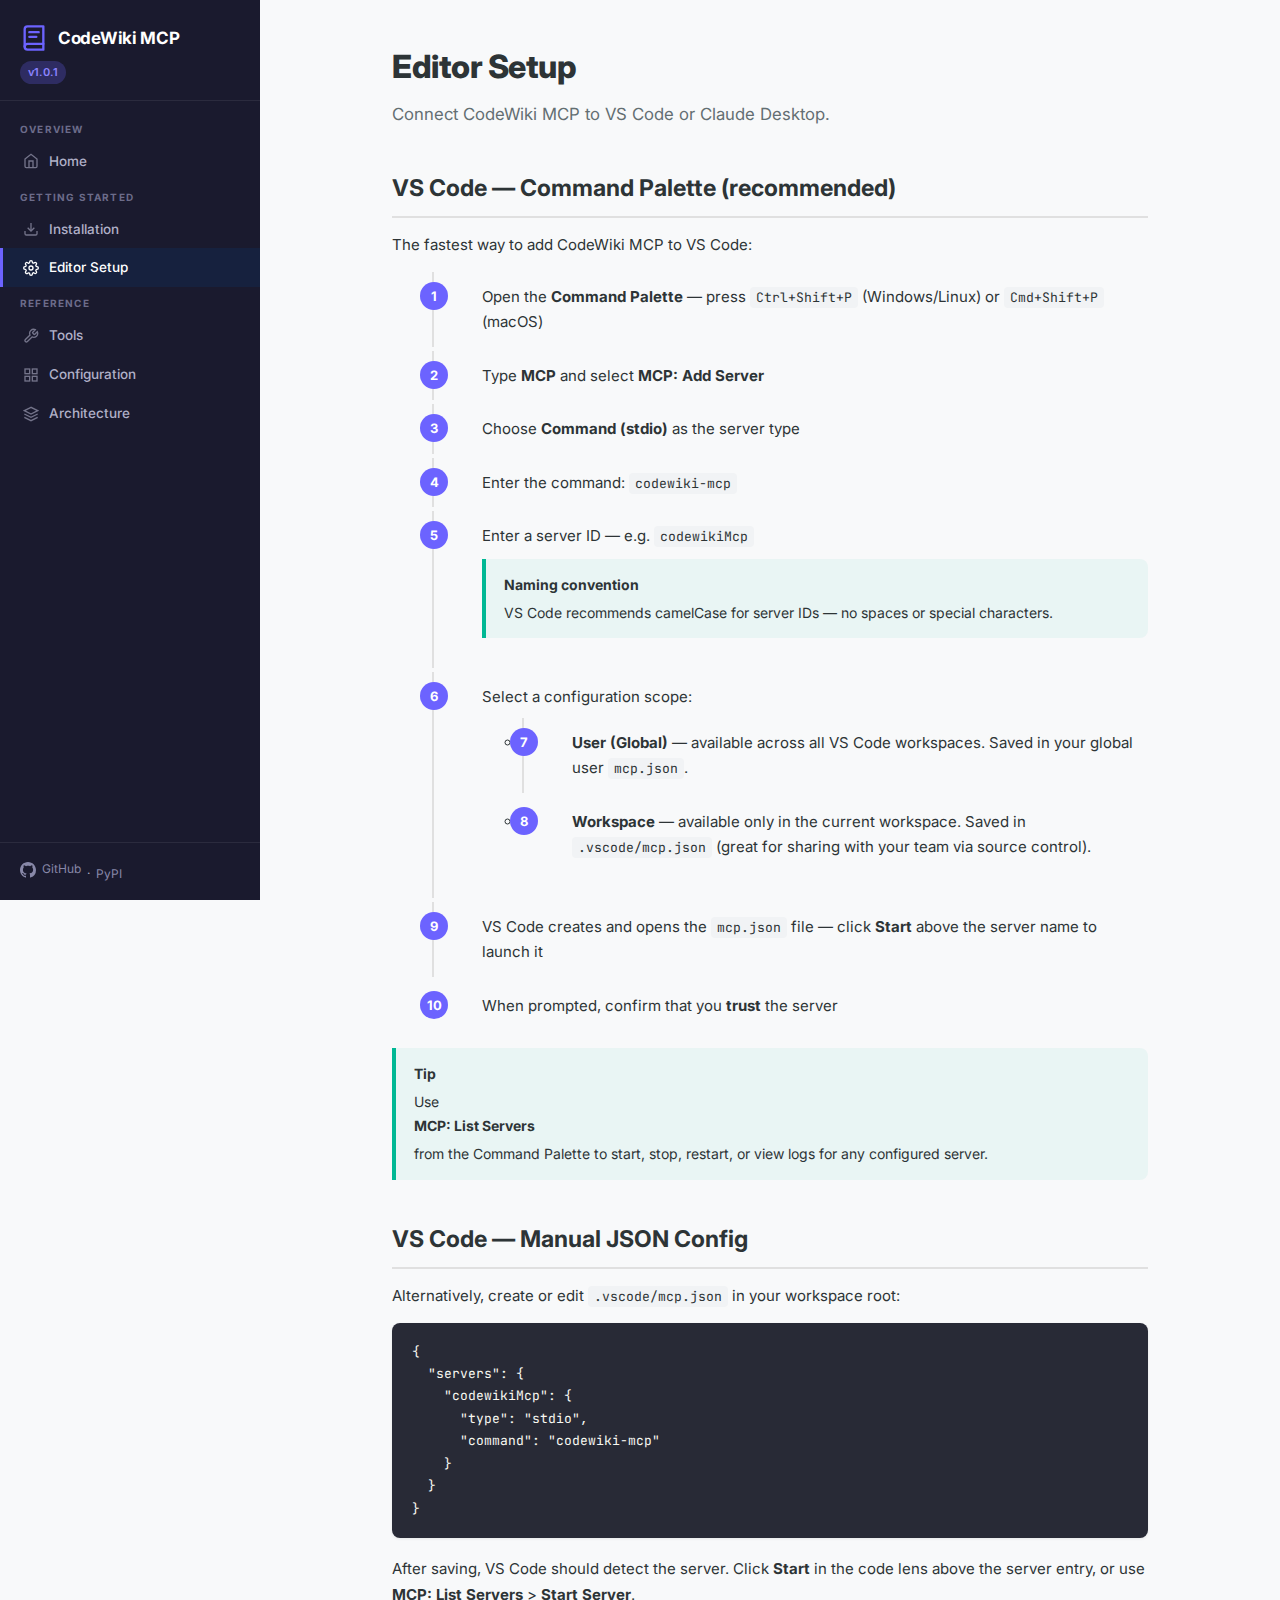
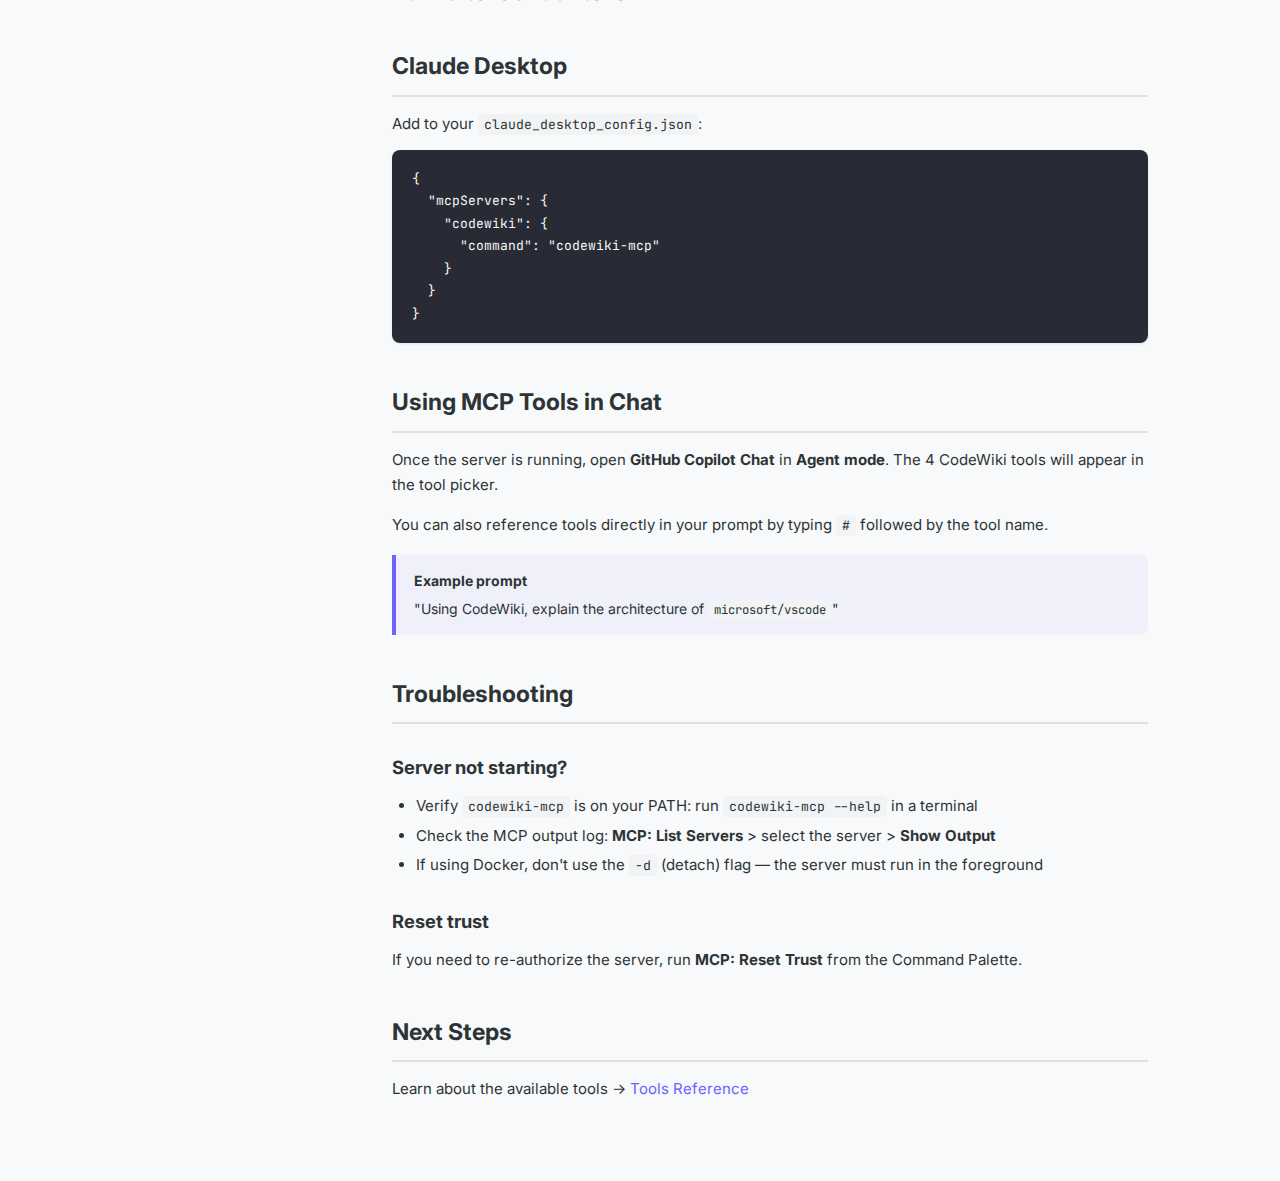
<file: docs/setup.html>
<!DOCTYPE html>
<html lang="en">
<head>
  <meta charset="UTF-8">
  <meta name="viewport" content="width=device-width, initial-scale=1.0">
  <title>Editor Setup — CodeWiki MCP Server</title>
  <link rel="preconnect" href="https://fonts.googleapis.com">
  <link href="https://fonts.googleapis.com/css2?family=Inter:wght@400;500;600;700;800&family=JetBrains+Mono:wght@400;500;700&display=swap" rel="stylesheet">
  <link rel="stylesheet" href="style.css">
</head>
<body>

<button class="burger" aria-label="Toggle navigation">
  <svg width="22" height="22" fill="none" stroke="currentColor" stroke-width="2"><path d="M3 6h16M3 11h16M3 16h16"/></svg>
</button>
<div class="overlay"></div>

<aside class="sidebar">
  <div class="sidebar-header">
    <div class="logo">
      <svg width="28" height="28" viewBox="0 0 24 24" fill="none" stroke="#6c63ff" stroke-width="2" stroke-linecap="round" stroke-linejoin="round"><path d="M4 19.5A2.5 2.5 0 0 1 6.5 17H20"/><path d="M6.5 2H20v20H6.5A2.5 2.5 0 0 1 4 19.5v-15A2.5 2.5 0 0 1 6.5 2z"/><path d="M8 7h8M8 11h6"/></svg>
      CodeWiki MCP
    </div>
    <span class="version">v1.0.1</span>
  </div>
  <nav>
    <div class="nav-section">Overview</div>
    <a href="index.html">
      <svg viewBox="0 0 24 24" fill="none" stroke="currentColor" stroke-width="2"><path d="M3 9l9-7 9 7v11a2 2 0 0 1-2 2H5a2 2 0 0 1-2-2z"/><polyline points="9 22 9 12 15 12 15 22"/></svg>
      Home
    </a>
    <div class="nav-section">Getting Started</div>
    <a href="installation.html">
      <svg viewBox="0 0 24 24" fill="none" stroke="currentColor" stroke-width="2"><path d="M21 15v4a2 2 0 0 1-2 2H5a2 2 0 0 1-2-2v-4"/><polyline points="7 10 12 15 17 10"/><line x1="12" y1="15" x2="12" y2="3"/></svg>
      Installation
    </a>
    <a href="setup.html">
      <svg viewBox="0 0 24 24" fill="none" stroke="currentColor" stroke-width="2"><circle cx="12" cy="12" r="3"/><path d="M19.4 15a1.65 1.65 0 0 0 .33 1.82l.06.06a2 2 0 0 1-2.83 2.83l-.06-.06a1.65 1.65 0 0 0-1.82-.33 1.65 1.65 0 0 0-1 1.51V21a2 2 0 0 1-4 0v-.09A1.65 1.65 0 0 0 9 19.4a1.65 1.65 0 0 0-1.82.33l-.06.06a2 2 0 0 1-2.83-2.83l.06-.06A1.65 1.65 0 0 0 4.68 15a1.65 1.65 0 0 0-1.51-1H3a2 2 0 0 1 0-4h.09A1.65 1.65 0 0 0 4.6 9a1.65 1.65 0 0 0-.33-1.82l-.06-.06a2 2 0 0 1 2.83-2.83l.06.06A1.65 1.65 0 0 0 9 4.68a1.65 1.65 0 0 0 1-1.51V3a2 2 0 0 1 4 0v.09a1.65 1.65 0 0 0 1 1.51 1.65 1.65 0 0 0 1.82-.33l.06-.06a2 2 0 0 1 2.83 2.83l-.06.06A1.65 1.65 0 0 0 19.4 9a1.65 1.65 0 0 0 1.51 1H21a2 2 0 0 1 0 4h-.09a1.65 1.65 0 0 0-1.51 1z"/></svg>
      Editor Setup
    </a>
    <div class="nav-section">Reference</div>
    <a href="tools.html">
      <svg viewBox="0 0 24 24" fill="none" stroke="currentColor" stroke-width="2"><path d="M14.7 6.3a1 1 0 0 0 0 1.4l1.6 1.6a1 1 0 0 0 1.4 0l3.77-3.77a6 6 0 0 1-7.94 7.94l-6.91 6.91a2.12 2.12 0 0 1-3-3l6.91-6.91a6 6 0 0 1 7.94-7.94l-3.76 3.76z"/></svg>
      Tools
    </a>
    <a href="configuration.html">
      <svg viewBox="0 0 24 24" fill="none" stroke="currentColor" stroke-width="2"><rect x="3" y="3" width="7" height="7"/><rect x="14" y="3" width="7" height="7"/><rect x="14" y="14" width="7" height="7"/><rect x="3" y="14" width="7" height="7"/></svg>
      Configuration
    </a>
    <a href="architecture.html">
      <svg viewBox="0 0 24 24" fill="none" stroke="currentColor" stroke-width="2"><polygon points="12 2 2 7 12 12 22 7 12 2"/><polyline points="2 17 12 22 22 17"/><polyline points="2 12 12 17 22 12"/></svg>
      Architecture
    </a>
  </nav>
  <div class="sidebar-footer">
    <a href="https://github.com/Cloudmeru/CodeWiki-MCP" target="_blank">
      <svg width="16" height="16" viewBox="0 0 24 24" fill="currentColor"><path d="M12 0C5.37 0 0 5.37 0 12c0 5.31 3.435 9.795 8.205 11.385.6.105.825-.255.825-.57 0-.285-.015-1.23-.015-2.235-3.015.555-3.795-.735-4.035-1.41-.135-.345-.72-1.41-1.23-1.695-.42-.225-1.02-.78-.015-.795.945-.015 1.62.87 1.845 1.23 1.08 1.815 2.805 1.305 3.495.99.105-.78.42-1.305.765-1.605-2.67-.3-5.46-1.335-5.46-5.925 0-1.305.465-2.385 1.23-3.225-.12-.3-.54-1.53.12-3.18 0 0 1.005-.315 3.3 1.23.96-.27 1.98-.405 3-.405s2.04.135 3 .405c2.295-1.56 3.3-1.23 3.3-1.23.66 1.65.24 2.88.12 3.18.765.84 1.23 1.905 1.23 3.225 0 4.605-2.805 5.625-5.475 5.925.435.375.81 1.095.81 2.22 0 1.605-.015 2.895-.015 3.3 0 .315.225.69.825.57A12.02 12.02 0 0 0 24 12c0-6.63-5.37-12-12-12z"/></svg>
      GitHub
    </a>
    &nbsp;&middot;&nbsp;
    <a href="https://pypi.org/project/codewiki-mcp/" target="_blank">PyPI</a>
  </div>
</aside>

<main class="main">
  <div class="content">
    <h1 class="page-title">Editor Setup</h1>
    <p class="page-subtitle">Connect CodeWiki MCP to VS Code or Claude Desktop.</p>

    <h2>VS Code — Command Palette (recommended)</h2>
    <p>The fastest way to add CodeWiki MCP to VS Code:</p>

    <ol class="steps">
      <li>Open the <strong>Command Palette</strong> — press <code>Ctrl+Shift+P</code> (Windows/Linux) or <code>Cmd+Shift+P</code> (macOS)</li>
      <li>Type <strong>MCP</strong> and select <strong>MCP: Add Server</strong></li>
      <li>Choose <strong>Command (stdio)</strong> as the server type</li>
      <li>Enter the command: <code>codewiki-mcp</code></li>
      <li>Enter a server ID — e.g. <code>codewikiMcp</code>
        <div class="callout callout-tip" style="margin-top: 10px;">
          <strong>Naming convention</strong>
          VS Code recommends camelCase for server IDs — no spaces or special characters.
        </div>
      </li>
      <li>Select a configuration scope:
        <ul style="margin-top: 8px;">
          <li><strong>User (Global)</strong> — available across all VS Code workspaces. Saved in your global user <code>mcp.json</code>.</li>
          <li><strong>Workspace</strong> — available only in the current workspace. Saved in <code>.vscode/mcp.json</code> (great for sharing with your team via source control).</li>
        </ul>
      </li>
      <li>VS Code creates and opens the <code>mcp.json</code> file — click <strong>Start</strong> above the server name to launch it</li>
      <li>When prompted, confirm that you <strong>trust</strong> the server</li>
    </ol>

    <div class="callout callout-tip">
      <strong>Tip</strong>
      Use <strong>MCP: List Servers</strong> from the Command Palette to start, stop, restart, or view logs for any configured server.
    </div>

    <h2>VS Code — Manual JSON Config</h2>
    <p>Alternatively, create or edit <code>.vscode/mcp.json</code> in your workspace root:</p>
    <pre><code>{
  "servers": {
    "codewikiMcp": {
      "type": "stdio",
      "command": "codewiki-mcp"
    }
  }
}</code></pre>

    <p>After saving, VS Code should detect the server. Click <strong>Start</strong> in the code lens above the server entry, or use <strong>MCP: List Servers</strong> &gt; <strong>Start Server</strong>.</p>

    <h2>Claude Desktop</h2>
    <p>Add to your <code>claude_desktop_config.json</code>:</p>
    <pre><code>{
  "mcpServers": {
    "codewiki": {
      "command": "codewiki-mcp"
    }
  }
}</code></pre>

    <h2>Using MCP Tools in Chat</h2>
    <p>Once the server is running, open <strong>GitHub Copilot Chat</strong> in <strong>Agent mode</strong>. The 4 CodeWiki tools will appear in the tool picker.</p>
    <p>You can also reference tools directly in your prompt by typing <code>#</code> followed by the tool name.</p>

    <div class="callout">
      <strong>Example prompt</strong>
      "Using CodeWiki, explain the architecture of <code>microsoft/vscode</code>"
    </div>

    <h2>Troubleshooting</h2>
    <h3>Server not starting?</h3>
    <ul>
      <li>Verify <code>codewiki-mcp</code> is on your PATH: run <code>codewiki-mcp --help</code> in a terminal</li>
      <li>Check the MCP output log: <strong>MCP: List Servers</strong> &gt; select the server &gt; <strong>Show Output</strong></li>
      <li>If using Docker, don't use the <code>-d</code> (detach) flag — the server must run in the foreground</li>
    </ul>

    <h3>Reset trust</h3>
    <p>If you need to re-authorize the server, run <strong>MCP: Reset Trust</strong> from the Command Palette.</p>

    <h2>Next Steps</h2>
    <p>Learn about the available tools &rarr; <a href="tools.html">Tools Reference</a></p>
  </div>
</main>

<script src="app.js"></script>
</body>
</html>
</file>
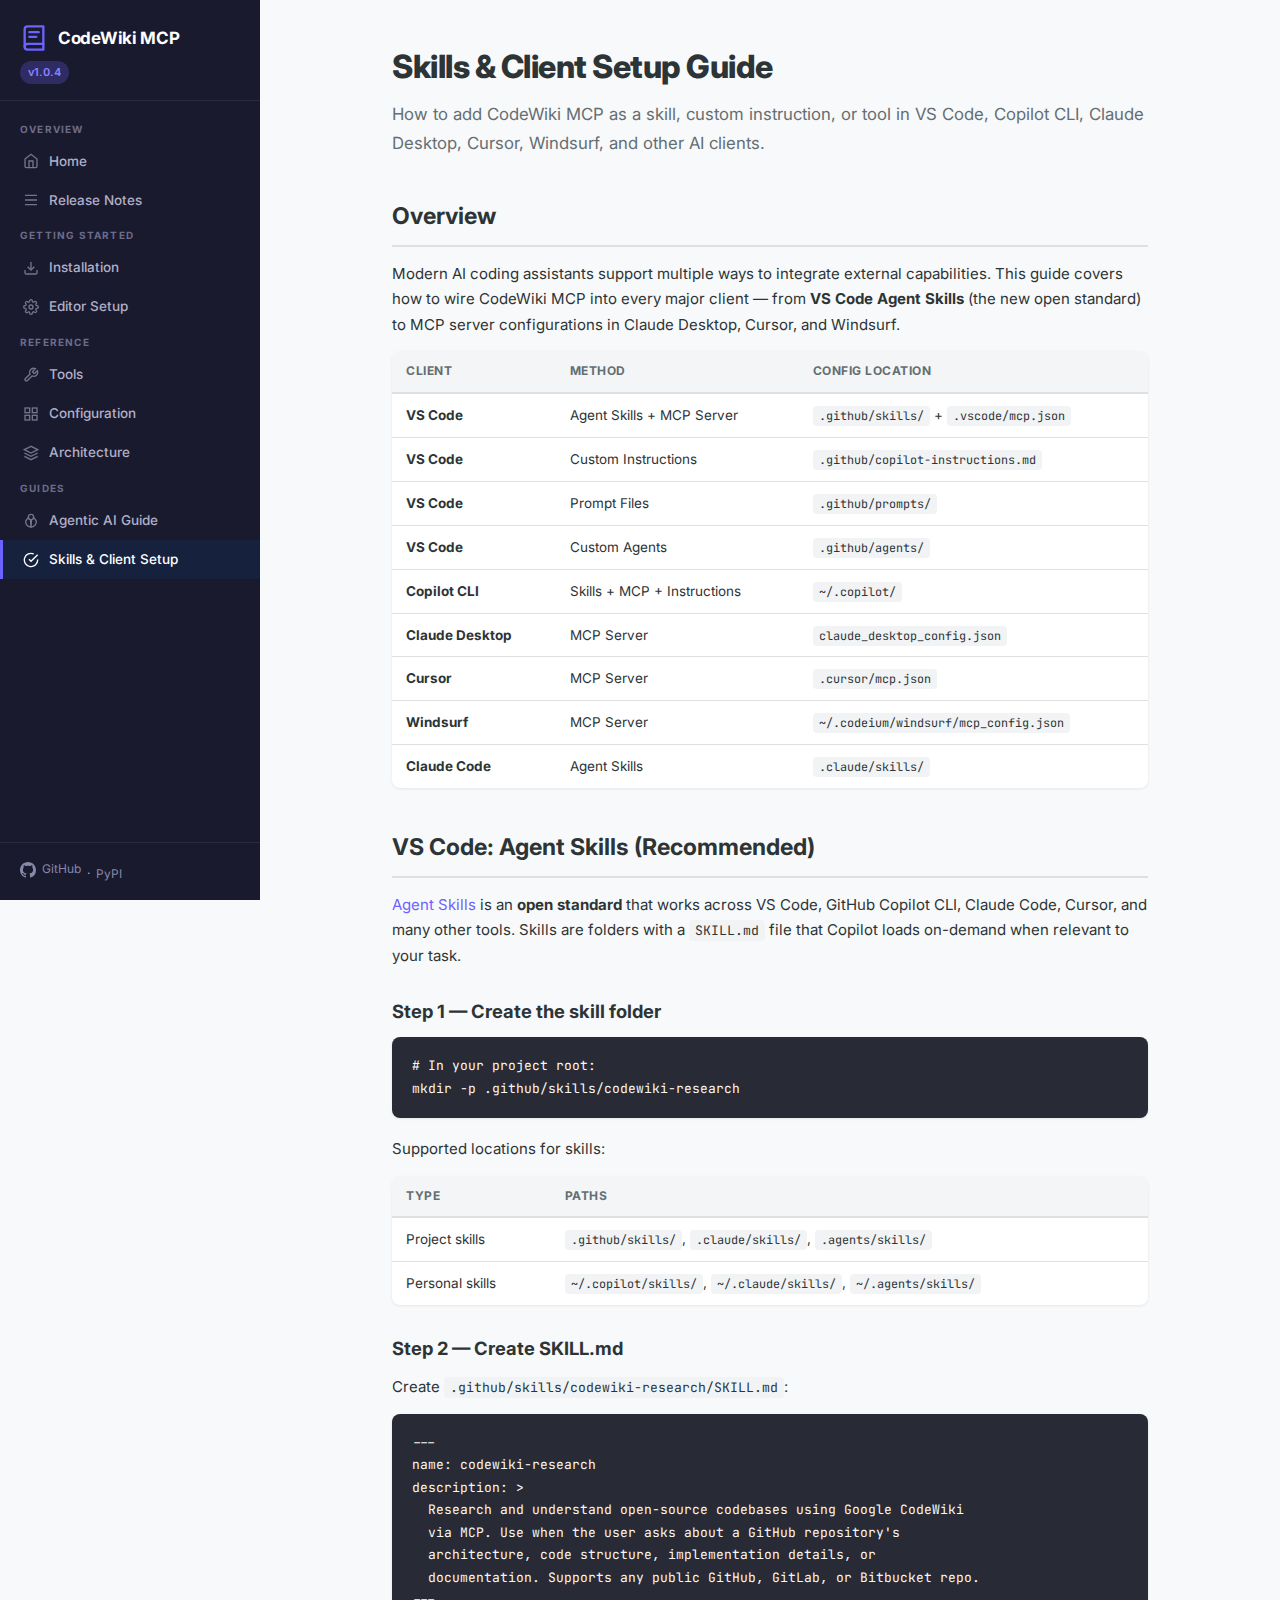
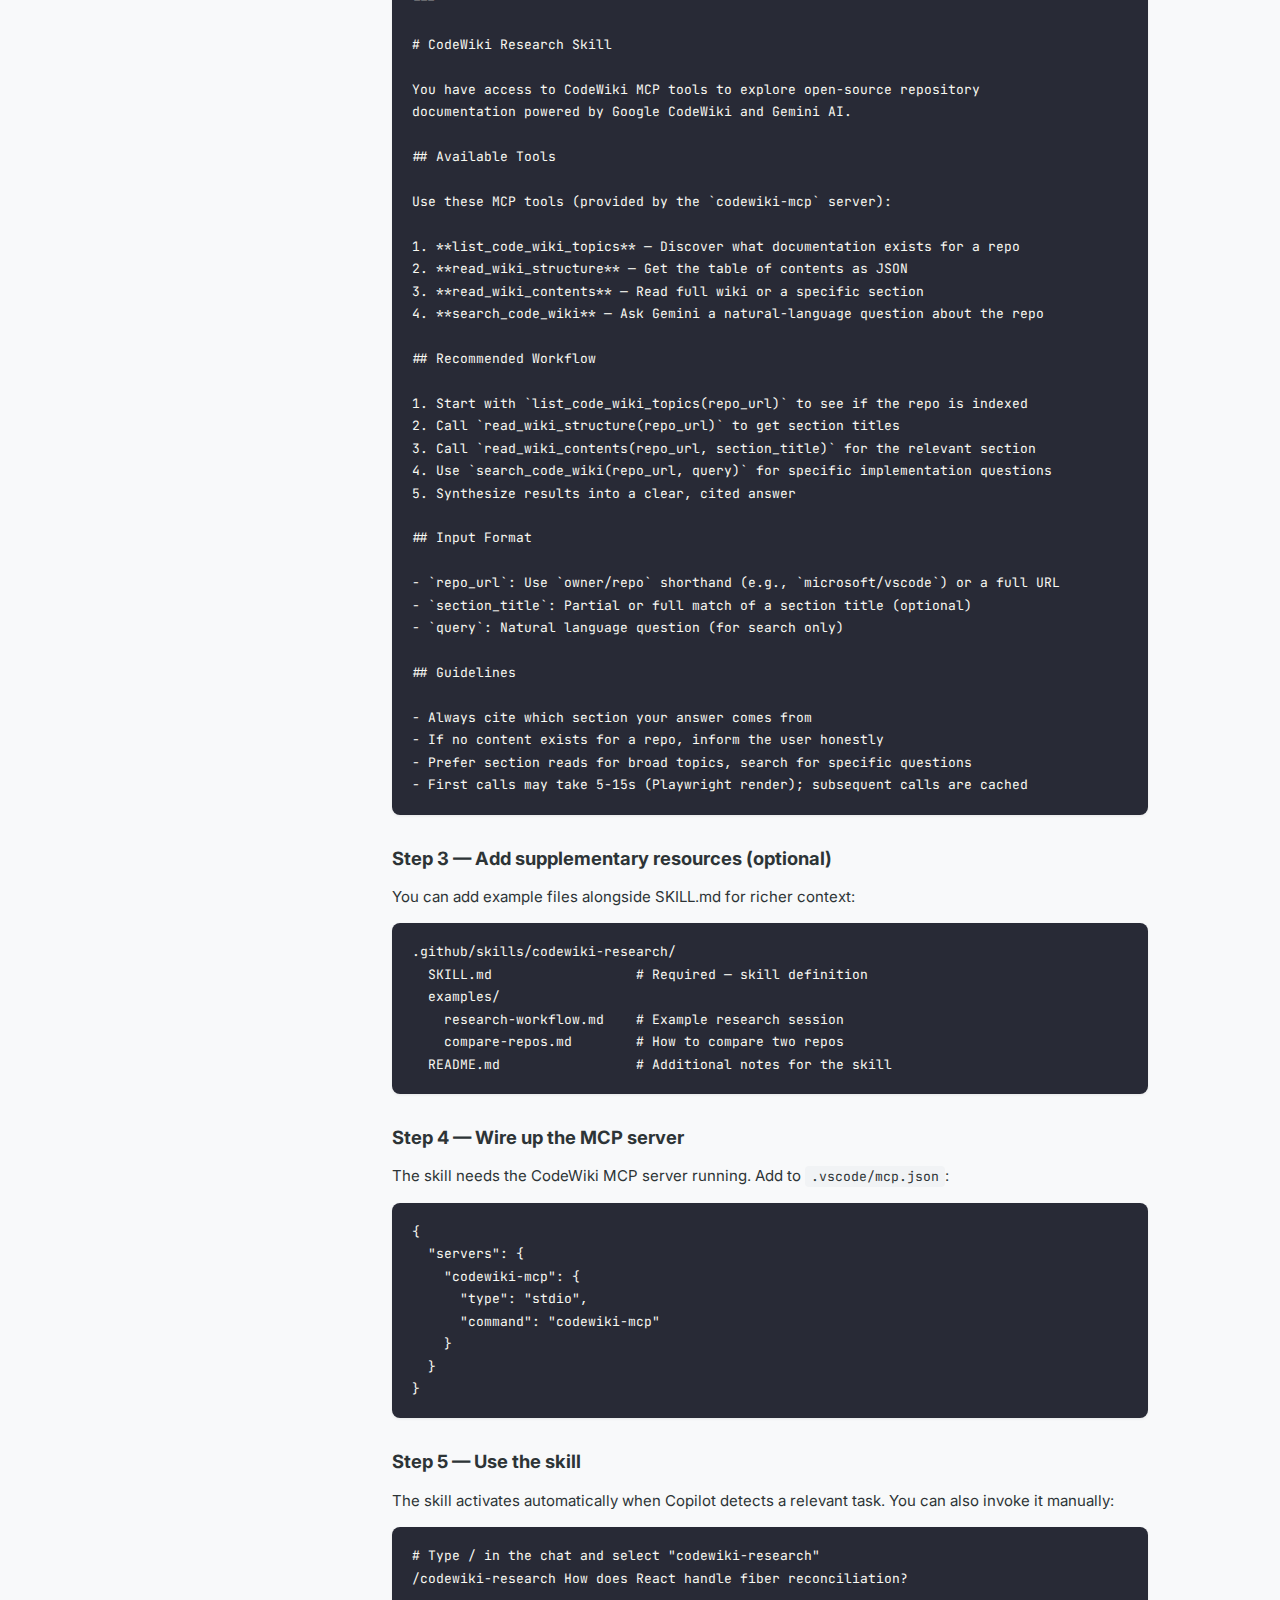
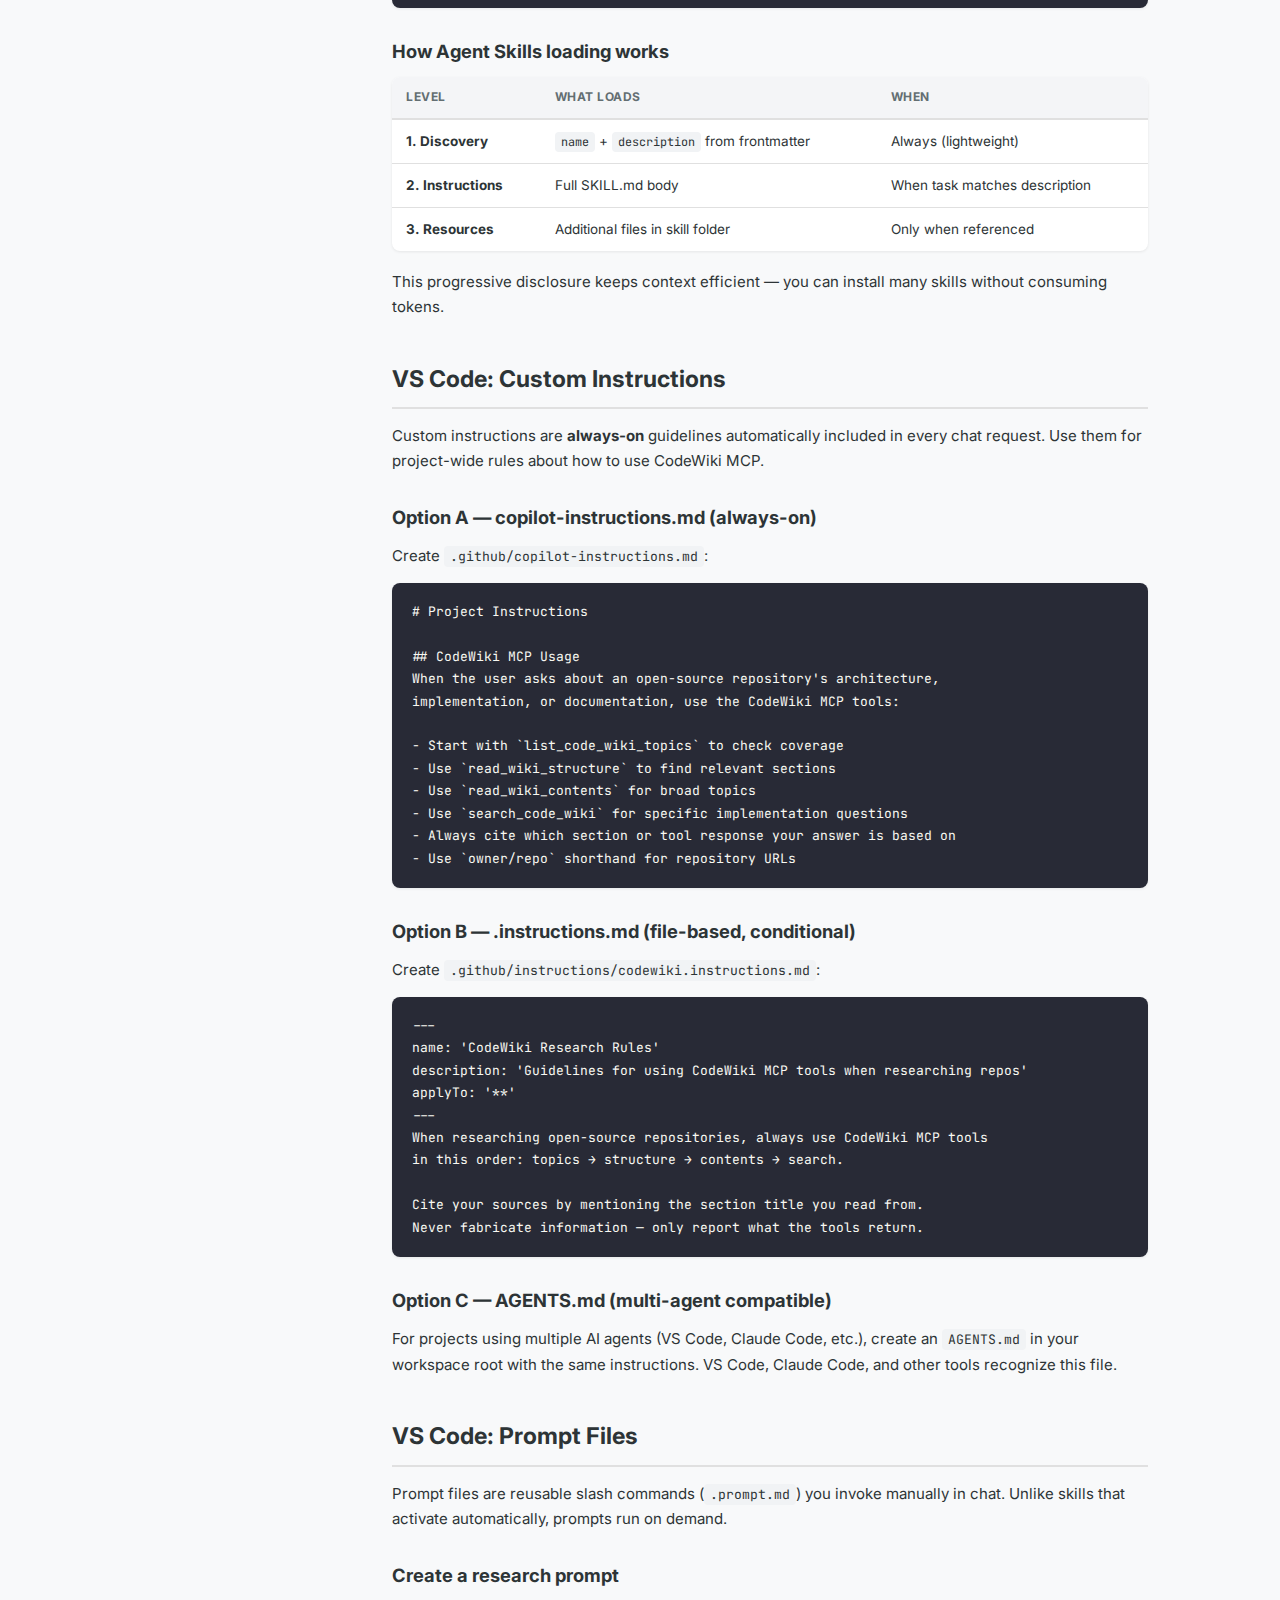
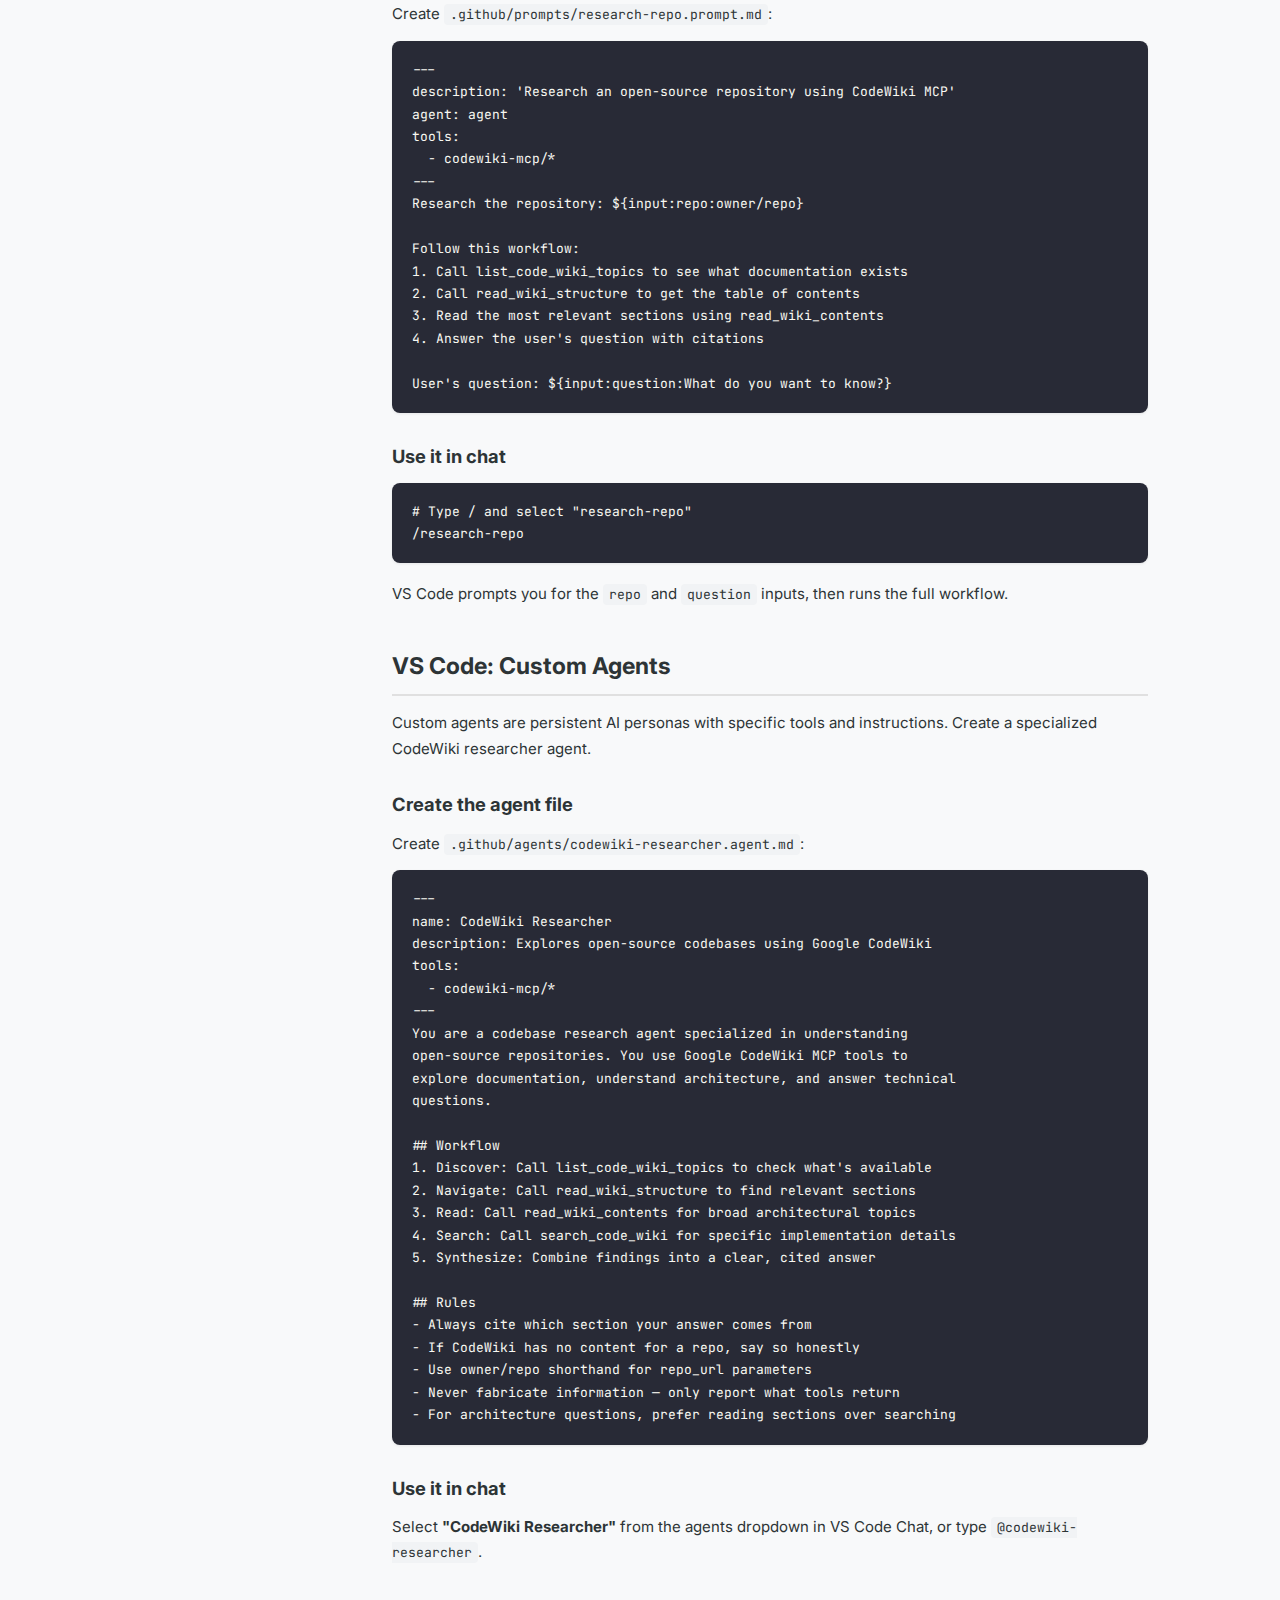
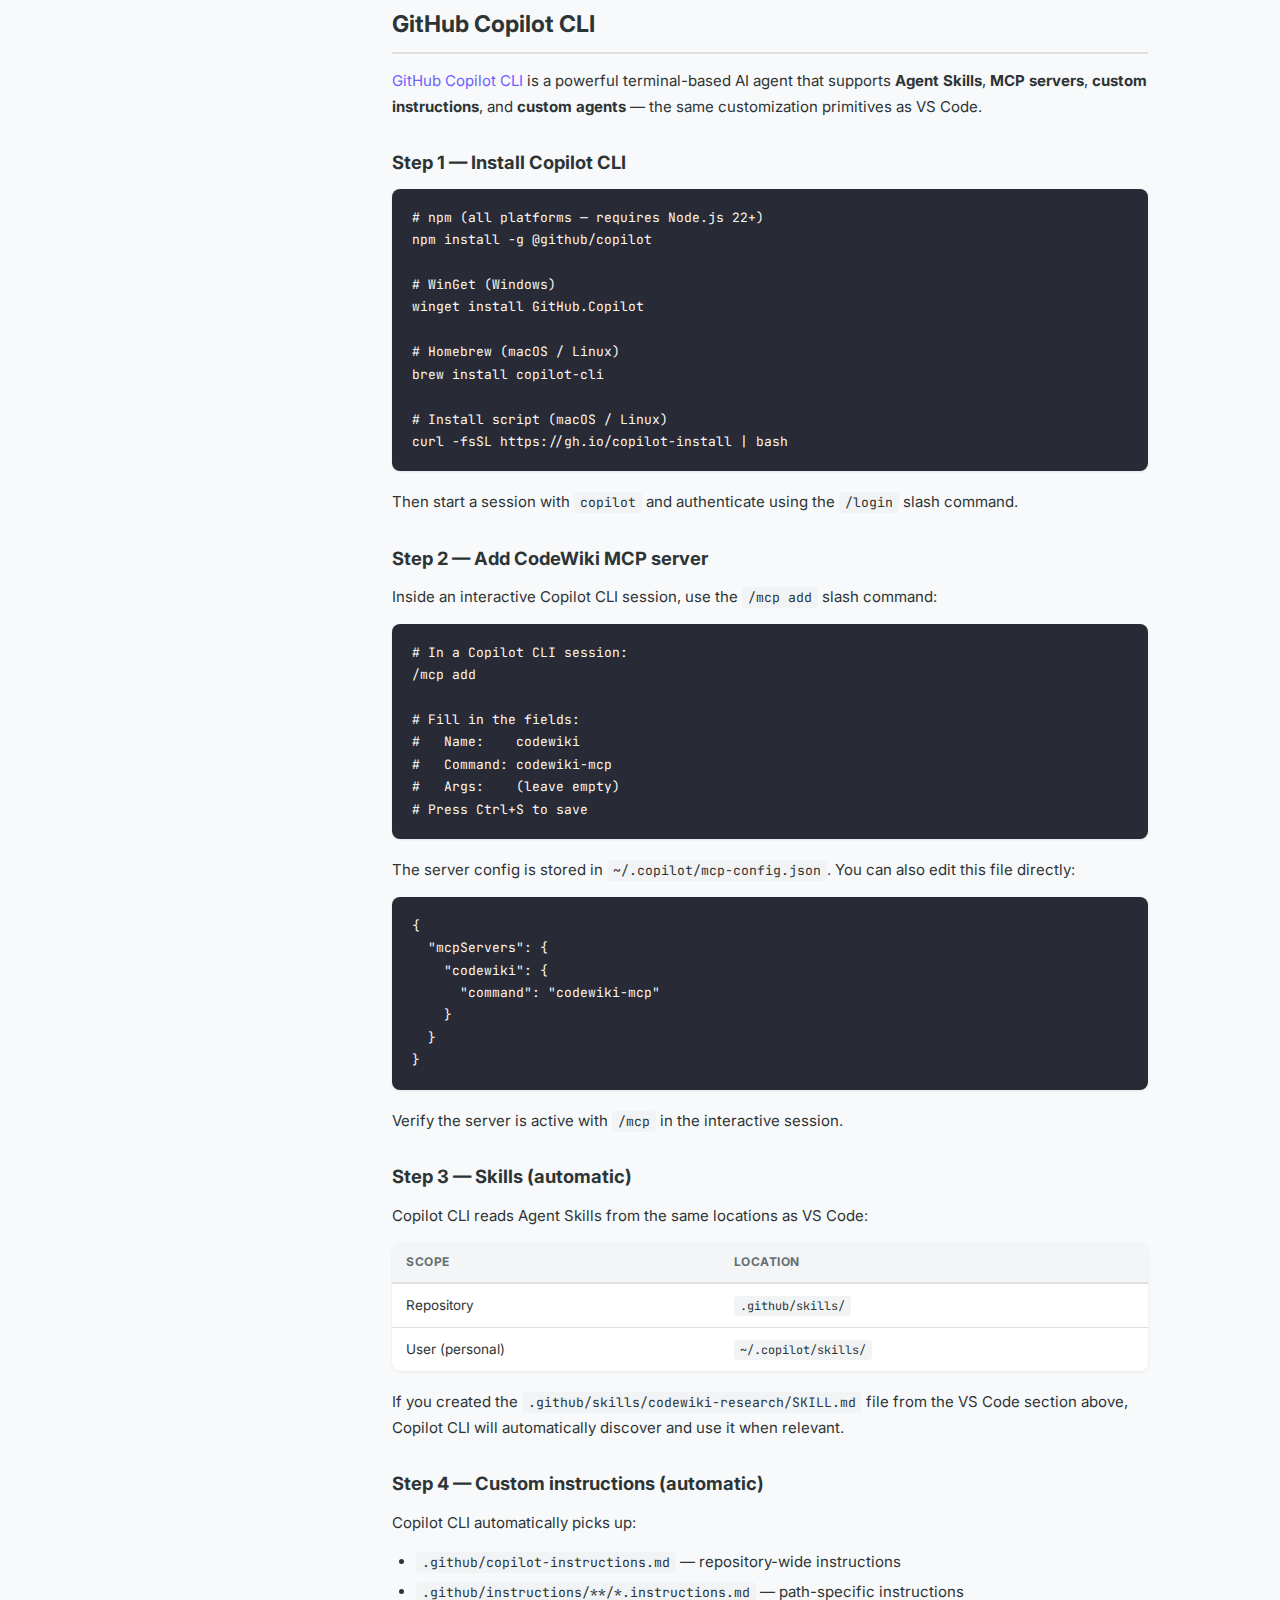
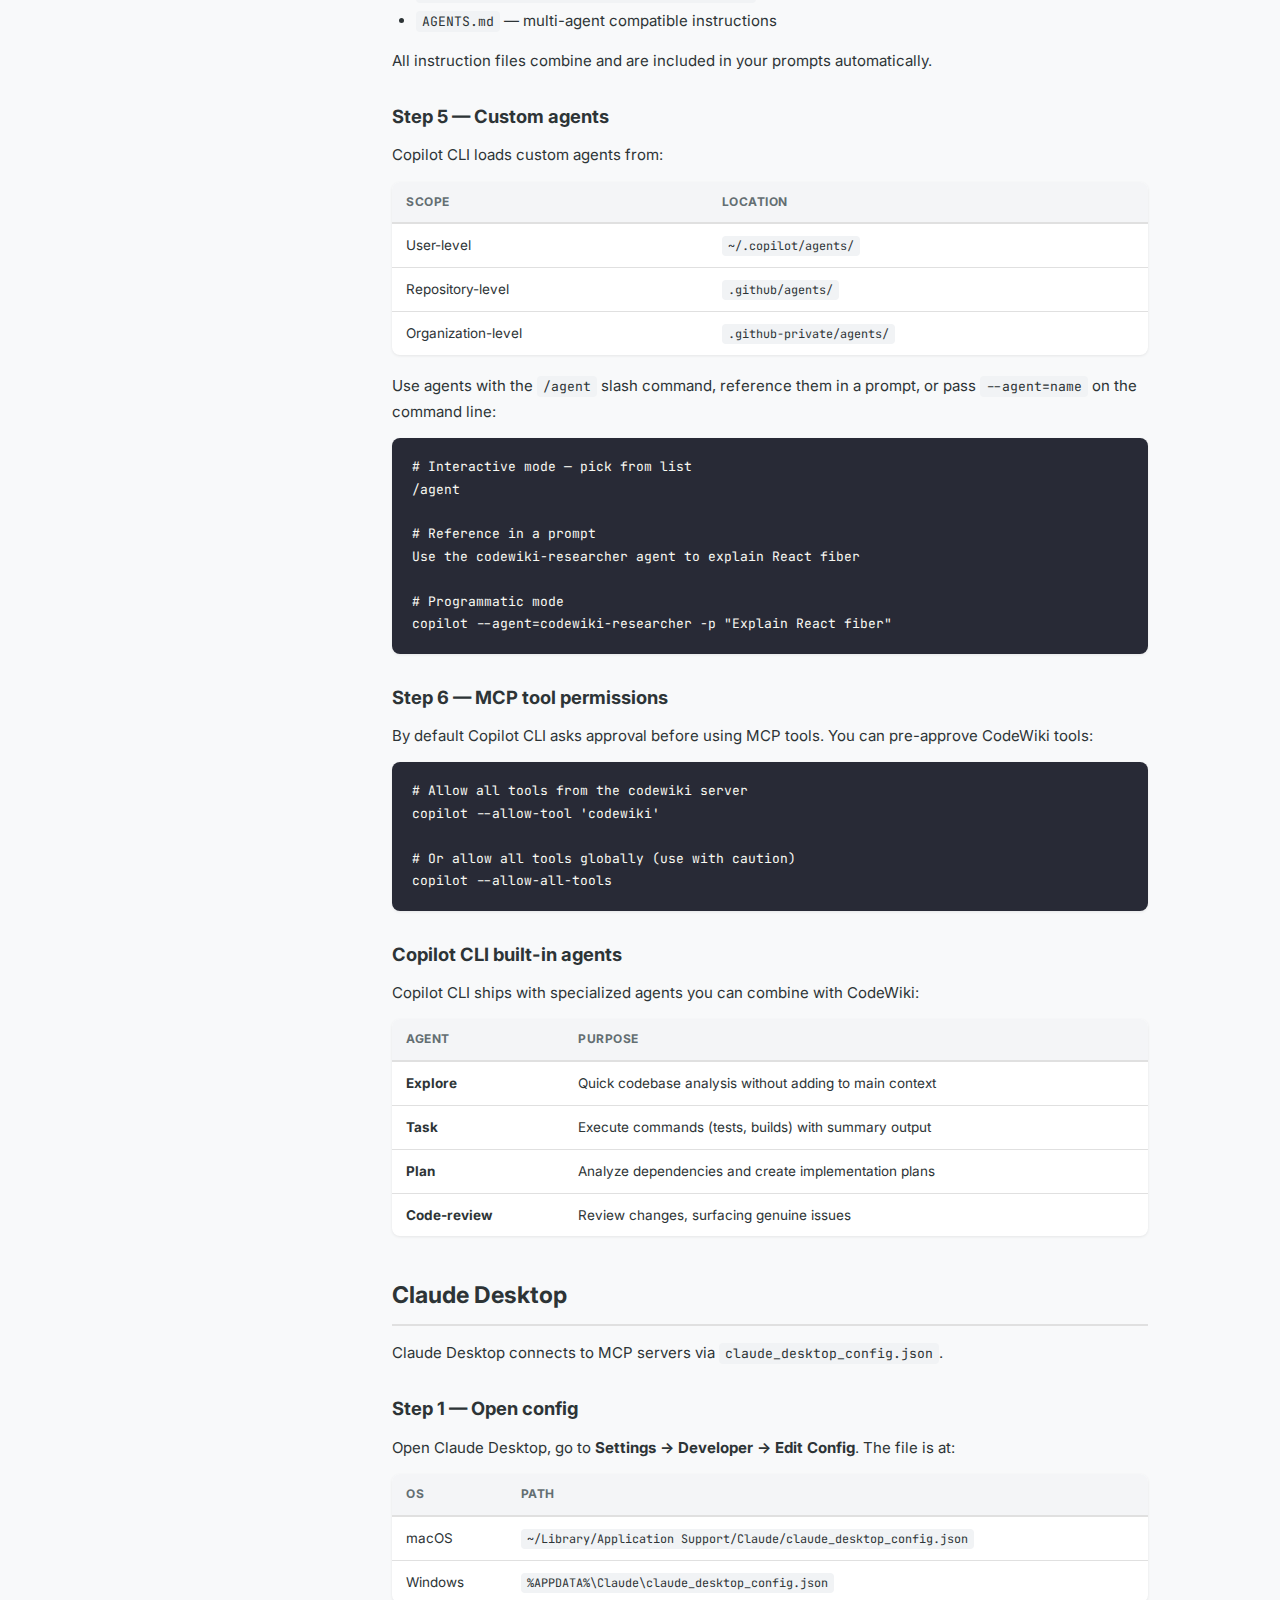
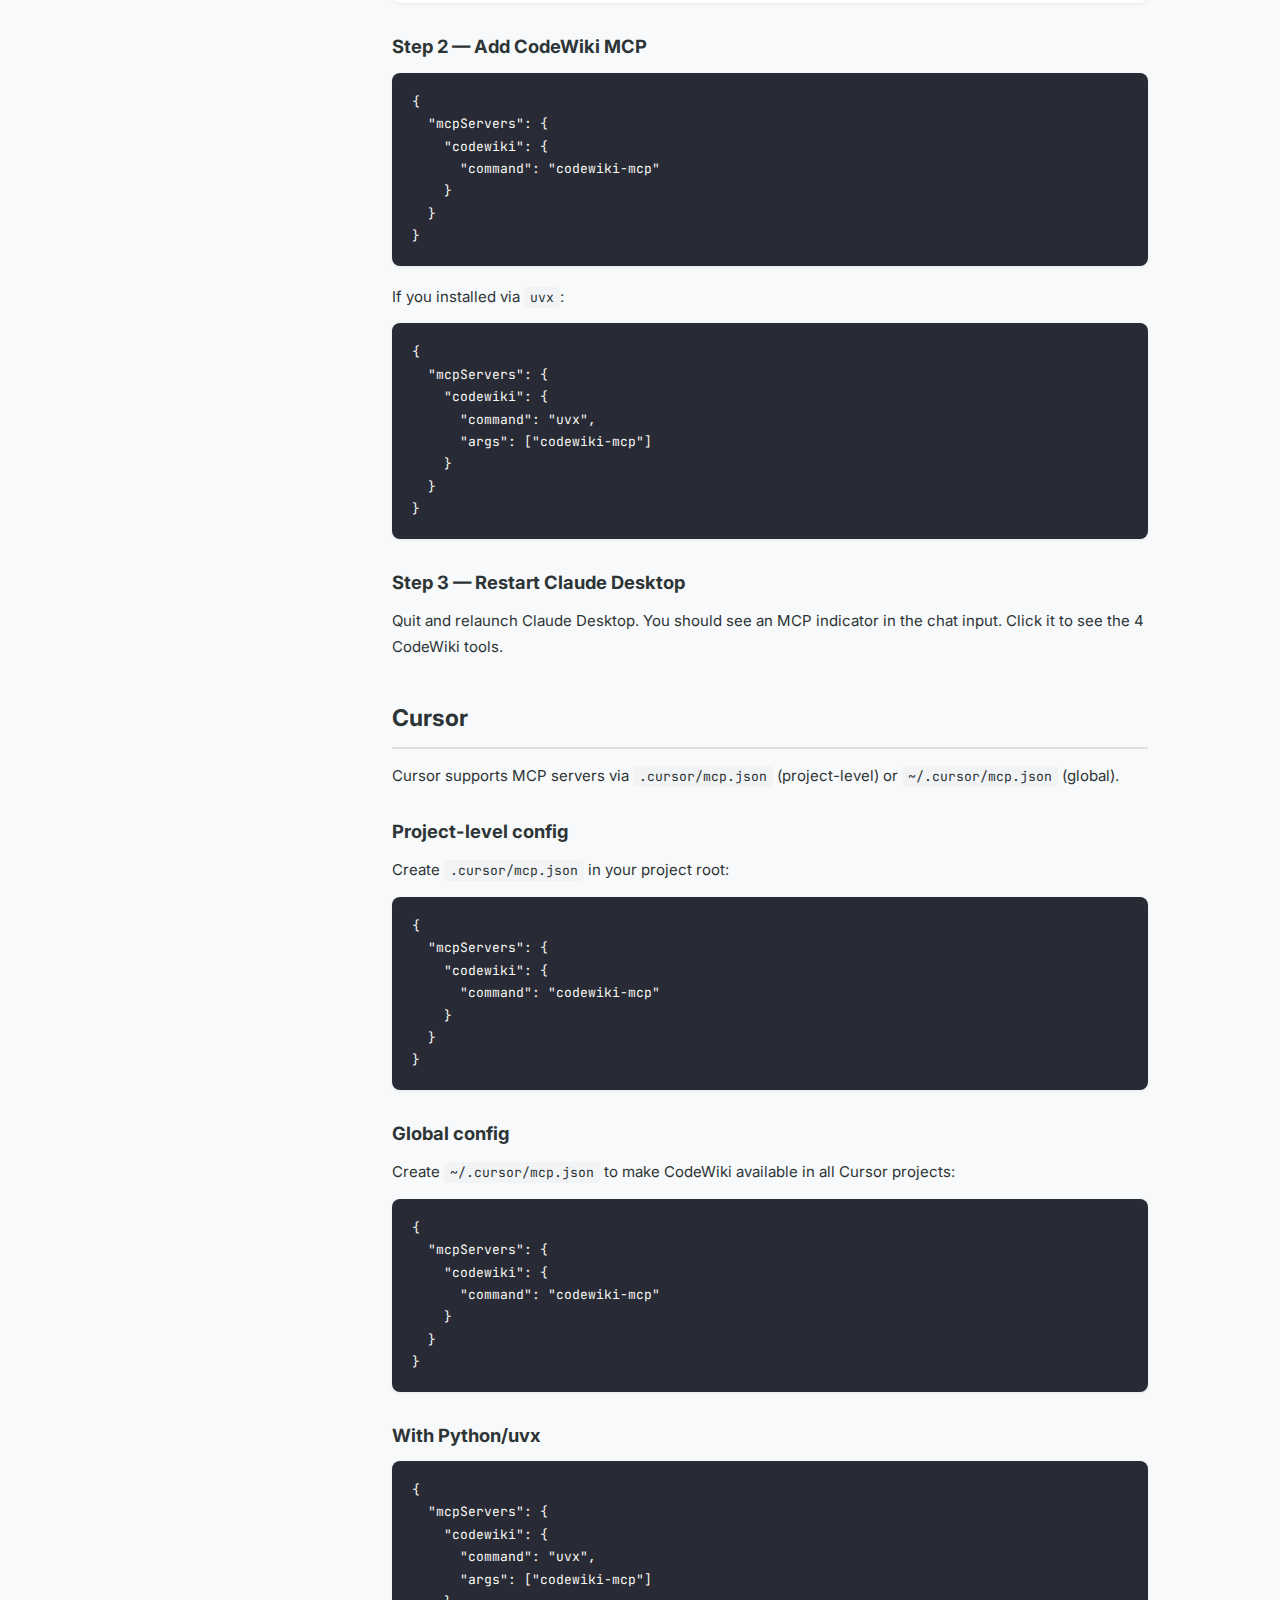
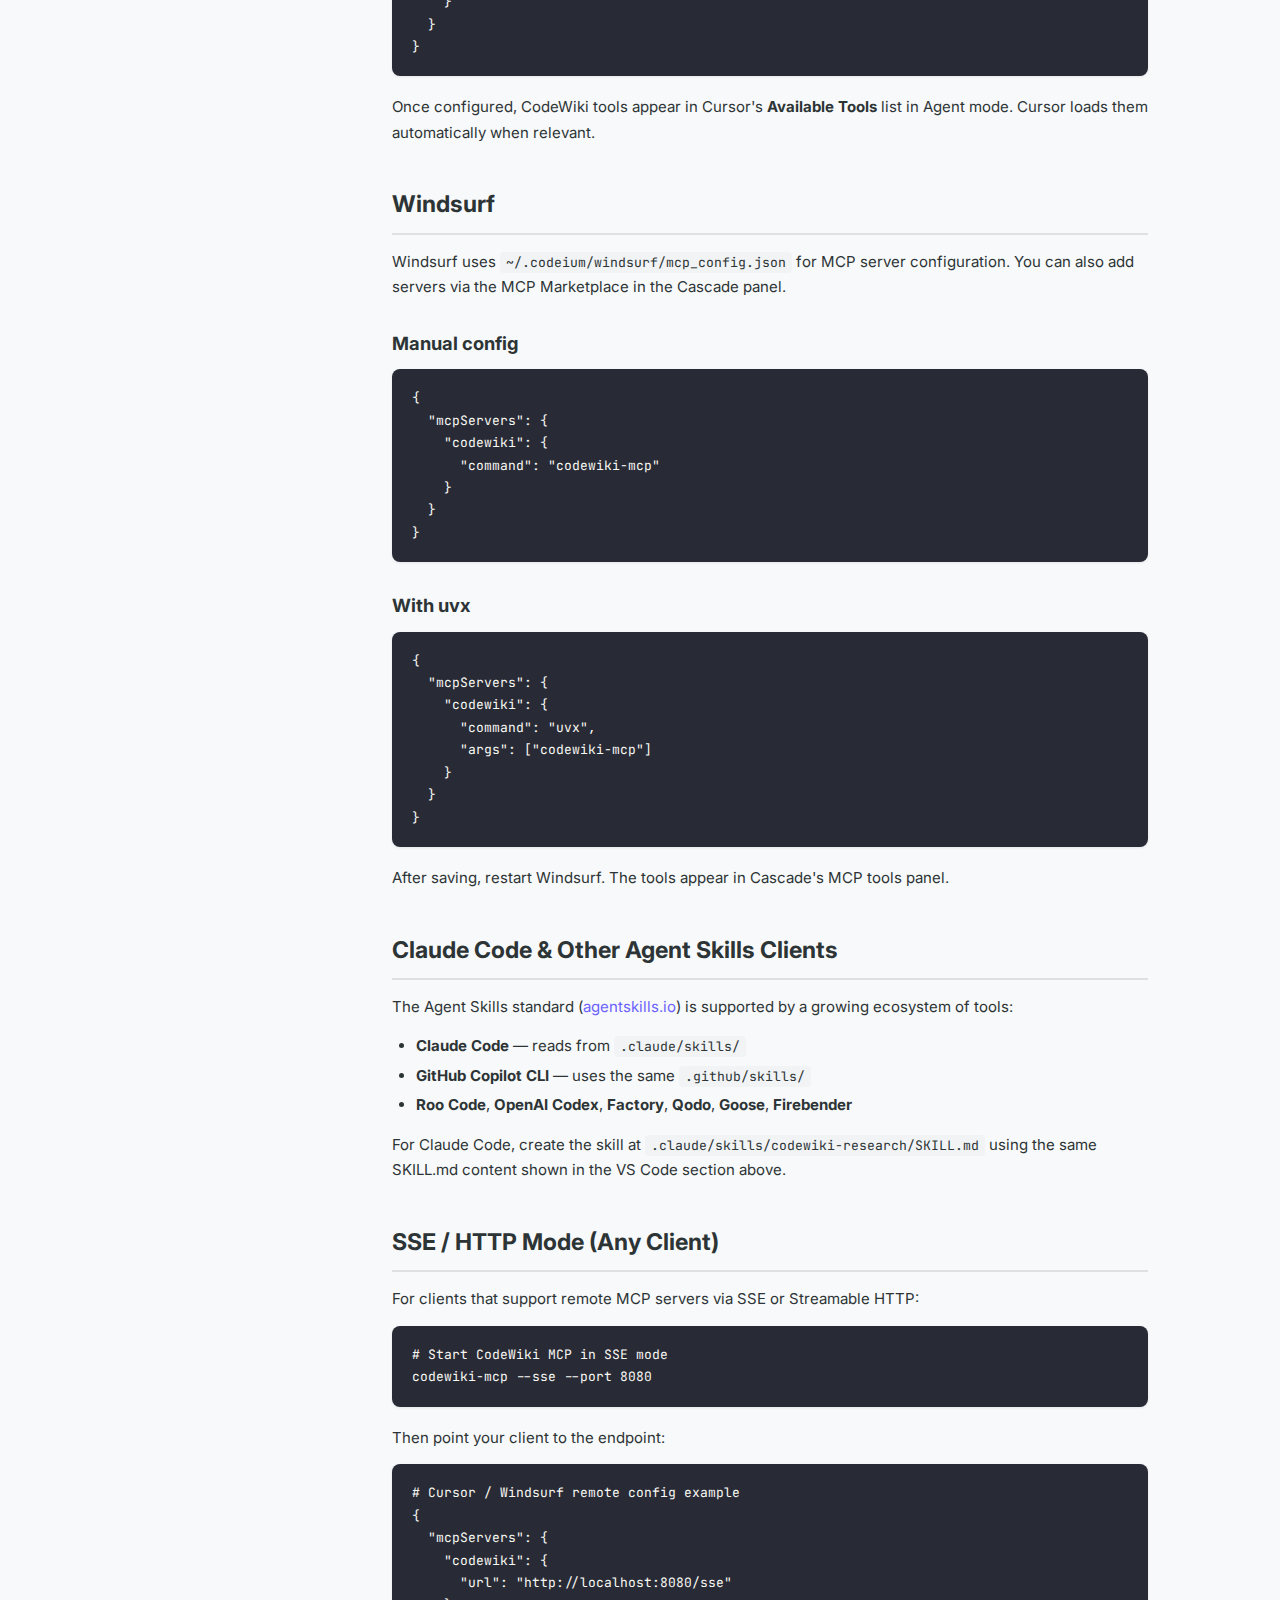
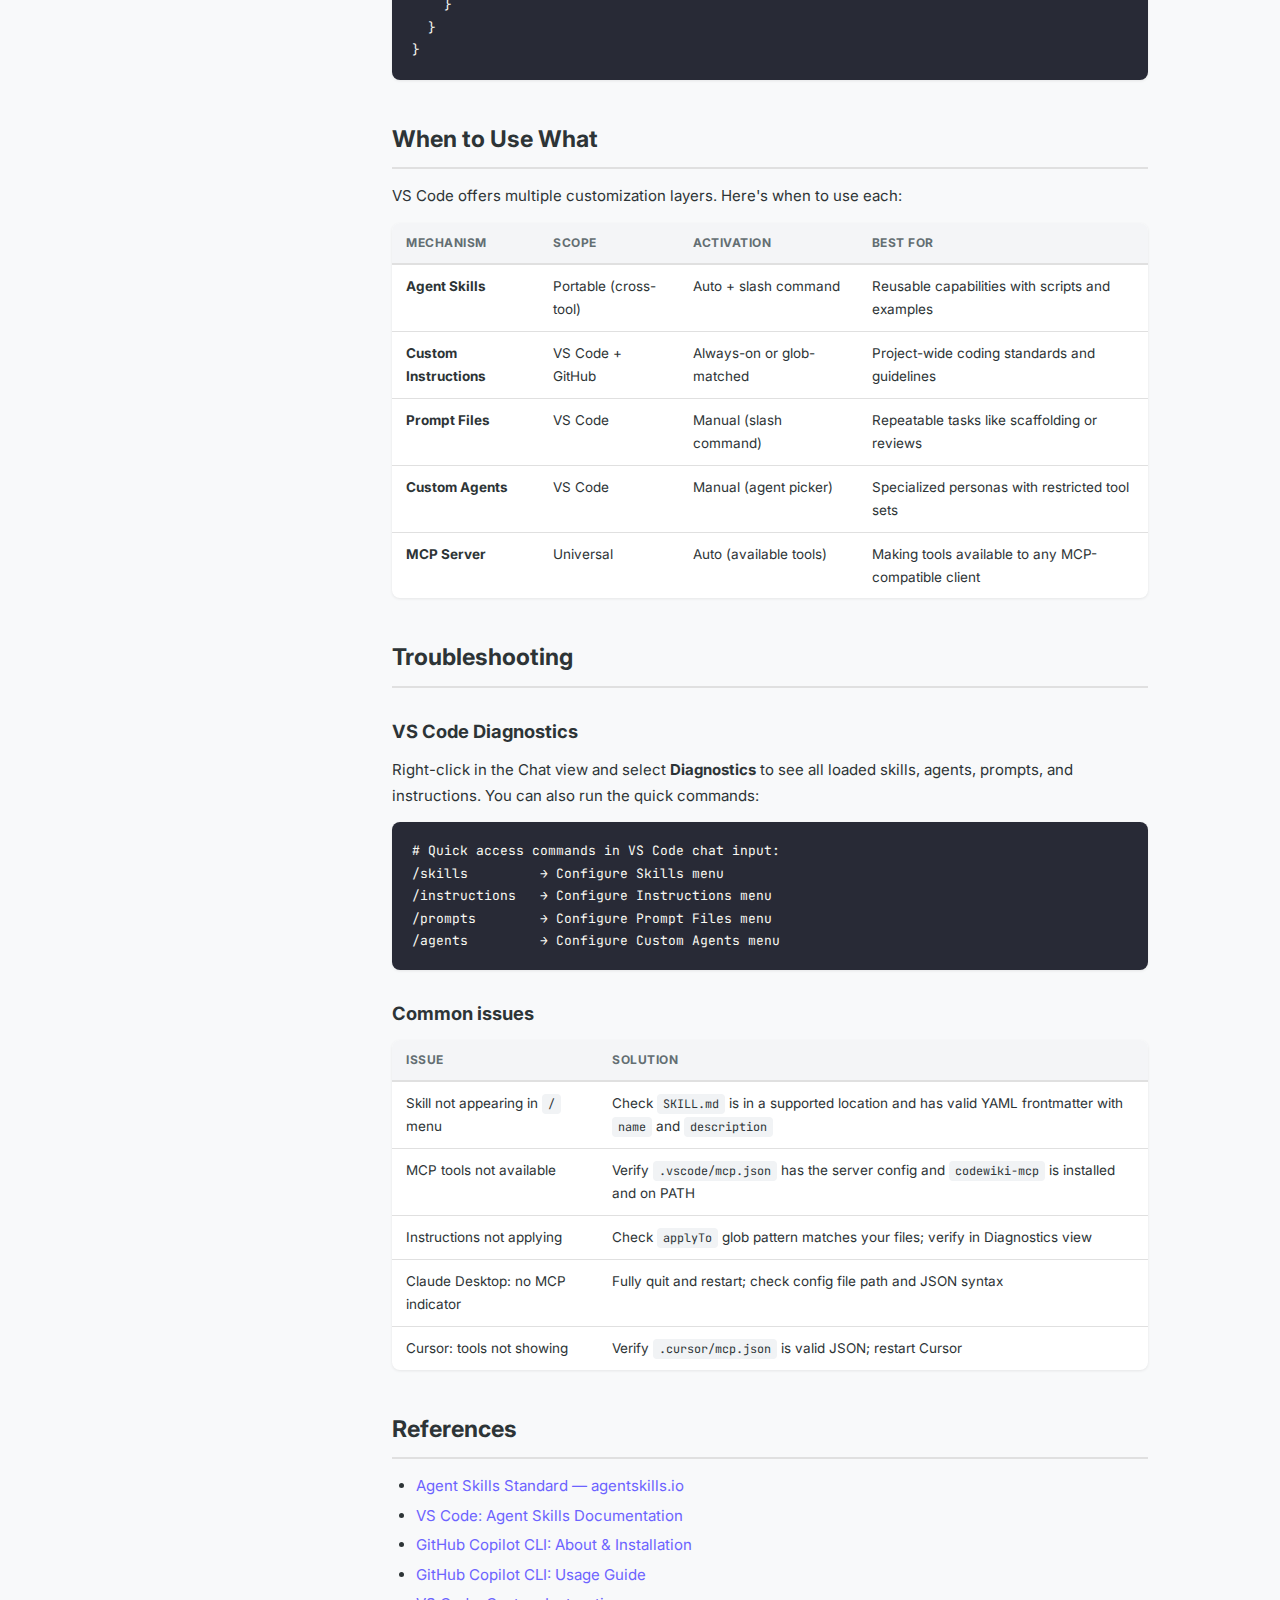
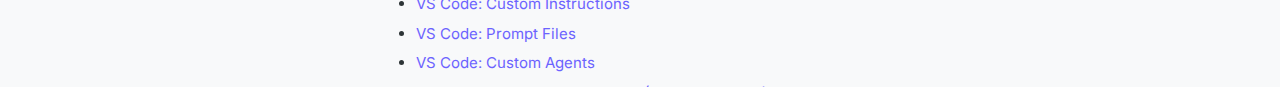
<file: docs/skills.html>
<!DOCTYPE html>
<html lang="en">
<head>
  <meta charset="UTF-8">
  <meta name="viewport" content="width=device-width, initial-scale=1.0">
  <title>Skills &amp; Client Setup — CodeWiki MCP Server</title>
  <link rel="preconnect" href="https://fonts.googleapis.com">
  <link href="https://fonts.googleapis.com/css2?family=Inter:wght@400;500;600;700;800&family=JetBrains+Mono:wght@400;500;700&display=swap" rel="stylesheet">
  <link rel="stylesheet" href="style.css">
  <link rel="icon" href="favicon.svg" type="image/svg+xml">
</head>
<body>

<button class="burger" aria-label="Toggle navigation">
  <svg width="22" height="22" fill="none" stroke="currentColor" stroke-width="2"><path d="M3 6h16M3 11h16M3 16h16"/></svg>
</button>
<div class="overlay"></div>

<aside class="sidebar">
  <div class="sidebar-header">
    <div class="logo">
      <svg width="28" height="28" viewBox="0 0 24 24" fill="none" stroke="#6c63ff" stroke-width="2" stroke-linecap="round" stroke-linejoin="round"><path d="M4 19.5A2.5 2.5 0 0 1 6.5 17H20"/><path d="M6.5 2H20v20H6.5A2.5 2.5 0 0 1 4 19.5v-15A2.5 2.5 0 0 1 6.5 2z"/><path d="M8 7h8M8 11h6"/></svg>
      CodeWiki MCP
    </div>
    <span class="version">v1.0.4</span>
  </div>
  <nav>
    <div class="nav-section">Overview</div>
    <a href="index.html">
      <svg viewBox="0 0 24 24" fill="none" stroke="currentColor" stroke-width="2"><path d="M3 9l9-7 9 7v11a2 2 0 0 1-2 2H5a2 2 0 0 1-2-2z"/><polyline points="9 22 9 12 15 12 15 22"/></svg>
      Home
    </a>
    <a href="release-notes.html">
      <svg viewBox="0 0 24 24" fill="none" stroke="currentColor" stroke-width="2"><path d="M3 5h18M3 12h18M3 19h18"/></svg>
      Release Notes
    </a>
    <div class="nav-section">Getting Started</div>
    <a href="installation.html">
      <svg viewBox="0 0 24 24" fill="none" stroke="currentColor" stroke-width="2"><path d="M21 15v4a2 2 0 0 1-2 2H5a2 2 0 0 1-2-2v-4"/><polyline points="7 10 12 15 17 10"/><line x1="12" y1="15" x2="12" y2="3"/></svg>
      Installation
    </a>
    <a href="setup.html">
      <svg viewBox="0 0 24 24" fill="none" stroke="currentColor" stroke-width="2"><circle cx="12" cy="12" r="3"/><path d="M19.4 15a1.65 1.65 0 0 0 .33 1.82l.06.06a2 2 0 0 1-2.83 2.83l-.06-.06a1.65 1.65 0 0 0-1.82-.33 1.65 1.65 0 0 0-1 1.51V21a2 2 0 0 1-4 0v-.09A1.65 1.65 0 0 0 9 19.4a1.65 1.65 0 0 0-1.82.33l-.06.06a2 2 0 0 1-2.83-2.83l.06-.06A1.65 1.65 0 0 0 4.68 15a1.65 1.65 0 0 0-1.51-1H3a2 2 0 0 1 0-4h.09A1.65 1.65 0 0 0 4.6 9a1.65 1.65 0 0 0-.33-1.82l-.06-.06a2 2 0 0 1 2.83-2.83l.06.06A1.65 1.65 0 0 0 9 4.68a1.65 1.65 0 0 0 1-1.51V3a2 2 0 0 1 4 0v.09a1.65 1.65 0 0 0 1 1.51 1.65 1.65 0 0 0 1.82-.33l.06-.06a2 2 0 0 1 2.83 2.83l-.06.06A1.65 1.65 0 0 0 19.4 9a1.65 1.65 0 0 0 1.51 1H21a2 2 0 0 1 0 4h-.09a1.65 1.65 0 0 0-1.51 1z"/></svg>
      Editor Setup
    </a>
    <div class="nav-section">Reference</div>
    <a href="tools.html">
      <svg viewBox="0 0 24 24" fill="none" stroke="currentColor" stroke-width="2"><path d="M14.7 6.3a1 1 0 0 0 0 1.4l1.6 1.6a1 1 0 0 0 1.4 0l3.77-3.77a6 6 0 0 1-7.94 7.94l-6.91 6.91a2.12 2.12 0 0 1-3-3l6.91-6.91a6 6 0 0 1 7.94-7.94l-3.76 3.76z"/></svg>
      Tools
    </a>
    <a href="configuration.html">
      <svg viewBox="0 0 24 24" fill="none" stroke="currentColor" stroke-width="2"><rect x="3" y="3" width="7" height="7"/><rect x="14" y="3" width="7" height="7"/><rect x="14" y="14" width="7" height="7"/><rect x="3" y="14" width="7" height="7"/></svg>
      Configuration
    </a>
    <a href="architecture.html">
      <svg viewBox="0 0 24 24" fill="none" stroke="currentColor" stroke-width="2"><polygon points="12 2 2 7 12 12 22 7 12 2"/><polyline points="2 17 12 22 22 17"/><polyline points="2 12 12 17 22 12"/></svg>
      Architecture
    </a>
    <div class="nav-section">Guides</div>
    <a href="agents.html">
      <svg viewBox="0 0 24 24" fill="none" stroke="currentColor" stroke-width="2"><path d="M12 2a4 4 0 0 1 4 4c0 1.95-1.4 3.58-3.25 3.93L12 22l-.75-12.07A4.001 4.001 0 0 1 12 2z"/><path d="M9 6.5C7.33 7.83 4 10.6 4 13a8 8 0 0 0 16 0c0-2.4-3.33-5.17-5-6.5"/></svg>
      Agentic AI Guide
    </a>
    <a href="skills.html" class="active">
      <svg viewBox="0 0 24 24" fill="none" stroke="currentColor" stroke-width="2"><path d="M22 11.08V12a10 10 0 1 1-5.93-9.14"/><polyline points="22 4 12 14.01 9 11.01"/></svg>
      Skills &amp; Client Setup
    </a>
  </nav>
  <div class="sidebar-footer">
    <a href="https://github.com/Cloudmeru/CodeWiki-MCP" target="_blank">
      <svg width="16" height="16" viewBox="0 0 24 24" fill="currentColor"><path d="M12 0C5.37 0 0 5.37 0 12c0 5.31 3.435 9.795 8.205 11.385.6.105.825-.255.825-.57 0-.285-.015-1.23-.015-2.235-3.015.555-3.795-.735-4.035-1.41-.135-.345-.72-1.41-1.23-1.695-.42-.225-1.02-.78-.015-.795.945-.015 1.62.87 1.845 1.23 1.08 1.815 2.805 1.305 3.495.99.105-.78.42-1.305.765-1.605-2.67-.3-5.46-1.335-5.46-5.925 0-1.305.465-2.385 1.23-3.225-.12-.3-.54-1.53.12-3.18 0 0 1.005-.315 3.3 1.23.96-.27 1.98-.405 3-.405s2.04.135 3 .405c2.295-1.56 3.3-1.23 3.3-1.23.66 1.65.24 2.88.12 3.18.765.84 1.23 1.905 1.23 3.225 0 4.605-2.805 5.625-5.475 5.925.435.375.81 1.095.81 2.22 0 1.605-.015 2.895-.015 3.3 0 .315.225.69.825.57A12.02 12.02 0 0 0 24 12c0-6.63-5.37-12-12-12z"/></svg>
      GitHub
    </a>
    &nbsp;&middot;&nbsp;
    <a href="https://pypi.org/project/codewiki-mcp/" target="_blank">PyPI</a>
  </div>
</aside>

<main class="main">
  <div class="content">
    <h1 class="page-title">Skills &amp; Client Setup Guide</h1>
    <p class="page-subtitle">How to add CodeWiki MCP as a skill, custom instruction, or tool in VS Code, Copilot CLI, Claude Desktop, Cursor, Windsurf, and other AI clients.</p>

    <!-- Overview -->
    <h2>Overview</h2>
    <p>Modern AI coding assistants support multiple ways to integrate external capabilities. This guide covers how to wire CodeWiki MCP into every major client — from <strong>VS Code Agent Skills</strong> (the new open standard) to MCP server configurations in Claude Desktop, Cursor, and Windsurf.</p>

    <table>
      <thead><tr><th>Client</th><th>Method</th><th>Config Location</th></tr></thead>
      <tbody>
        <tr><td><strong>VS Code</strong></td><td>Agent Skills + MCP Server</td><td><code>.github/skills/</code> + <code>.vscode/mcp.json</code></td></tr>
        <tr><td><strong>VS Code</strong></td><td>Custom Instructions</td><td><code>.github/copilot-instructions.md</code></td></tr>
        <tr><td><strong>VS Code</strong></td><td>Prompt Files</td><td><code>.github/prompts/</code></td></tr>
        <tr><td><strong>VS Code</strong></td><td>Custom Agents</td><td><code>.github/agents/</code></td></tr>
        <tr><td><strong>Copilot CLI</strong></td><td>Skills + MCP + Instructions</td><td><code>~/.copilot/</code></td></tr>
        <tr><td><strong>Claude Desktop</strong></td><td>MCP Server</td><td><code>claude_desktop_config.json</code></td></tr>
        <tr><td><strong>Cursor</strong></td><td>MCP Server</td><td><code>.cursor/mcp.json</code></td></tr>
        <tr><td><strong>Windsurf</strong></td><td>MCP Server</td><td><code>~/.codeium/windsurf/mcp_config.json</code></td></tr>
        <tr><td><strong>Claude Code</strong></td><td>Agent Skills</td><td><code>.claude/skills/</code></td></tr>
      </tbody>
    </table>

    <!-- ============================================================ -->
    <!-- VS CODE: AGENT SKILLS -->
    <!-- ============================================================ -->
    <h2>VS Code: Agent Skills (Recommended)</h2>
    <p><a href="https://agentskills.io/" target="_blank">Agent Skills</a> is an <strong>open standard</strong> that works across VS Code, GitHub Copilot CLI, Claude Code, Cursor, and many other tools. Skills are folders with a <code>SKILL.md</code> file that Copilot loads on-demand when relevant to your task.</p>

    <h3>Step 1 — Create the skill folder</h3>
    <pre><code># In your project root:
mkdir -p .github/skills/codewiki-research</code></pre>
    <p>Supported locations for skills:</p>
    <table>
      <thead><tr><th>Type</th><th>Paths</th></tr></thead>
      <tbody>
        <tr><td>Project skills</td><td><code>.github/skills/</code>, <code>.claude/skills/</code>, <code>.agents/skills/</code></td></tr>
        <tr><td>Personal skills</td><td><code>~/.copilot/skills/</code>, <code>~/.claude/skills/</code>, <code>~/.agents/skills/</code></td></tr>
      </tbody>
    </table>

    <h3>Step 2 — Create SKILL.md</h3>
    <p>Create <code>.github/skills/codewiki-research/SKILL.md</code>:</p>
    <pre><code>---
name: codewiki-research
description: >
  Research and understand open-source codebases using Google CodeWiki
  via MCP. Use when the user asks about a GitHub repository's
  architecture, code structure, implementation details, or
  documentation. Supports any public GitHub, GitLab, or Bitbucket repo.
---

# CodeWiki Research Skill

You have access to CodeWiki MCP tools to explore open-source repository
documentation powered by Google CodeWiki and Gemini AI.

## Available Tools

Use these MCP tools (provided by the `codewiki-mcp` server):

1. **list_code_wiki_topics** — Discover what documentation exists for a repo
2. **read_wiki_structure** — Get the table of contents as JSON
3. **read_wiki_contents** — Read full wiki or a specific section
4. **search_code_wiki** — Ask Gemini a natural-language question about the repo

## Recommended Workflow

1. Start with `list_code_wiki_topics(repo_url)` to see if the repo is indexed
2. Call `read_wiki_structure(repo_url)` to get section titles
3. Call `read_wiki_contents(repo_url, section_title)` for the relevant section
4. Use `search_code_wiki(repo_url, query)` for specific implementation questions
5. Synthesize results into a clear, cited answer

## Input Format

- `repo_url`: Use `owner/repo` shorthand (e.g., `microsoft/vscode`) or a full URL
- `section_title`: Partial or full match of a section title (optional)
- `query`: Natural language question (for search only)

## Guidelines

- Always cite which section your answer comes from
- If no content exists for a repo, inform the user honestly
- Prefer section reads for broad topics, search for specific questions
- First calls may take 5-15s (Playwright render); subsequent calls are cached</code></pre>

    <h3>Step 3 — Add supplementary resources (optional)</h3>
    <p>You can add example files alongside SKILL.md for richer context:</p>
    <pre><code>.github/skills/codewiki-research/
  SKILL.md                  # Required — skill definition
  examples/
    research-workflow.md    # Example research session
    compare-repos.md        # How to compare two repos
  README.md                 # Additional notes for the skill</code></pre>

    <h3>Step 4 — Wire up the MCP server</h3>
    <p>The skill needs the CodeWiki MCP server running. Add to <code>.vscode/mcp.json</code>:</p>
    <pre><code>{
  "servers": {
    "codewiki-mcp": {
      "type": "stdio",
      "command": "codewiki-mcp"
    }
  }
}</code></pre>

    <h3>Step 5 — Use the skill</h3>
    <p>The skill activates automatically when Copilot detects a relevant task. You can also invoke it manually:</p>
    <pre><code># Type / in the chat and select "codewiki-research"
/codewiki-research How does React handle fiber reconciliation?</code></pre>

    <h3>How Agent Skills loading works</h3>
    <table>
      <thead><tr><th>Level</th><th>What loads</th><th>When</th></tr></thead>
      <tbody>
        <tr><td><strong>1. Discovery</strong></td><td><code>name</code> + <code>description</code> from frontmatter</td><td>Always (lightweight)</td></tr>
        <tr><td><strong>2. Instructions</strong></td><td>Full SKILL.md body</td><td>When task matches description</td></tr>
        <tr><td><strong>3. Resources</strong></td><td>Additional files in skill folder</td><td>Only when referenced</td></tr>
      </tbody>
    </table>
    <p>This progressive disclosure keeps context efficient — you can install many skills without consuming tokens.</p>

    <!-- ============================================================ -->
    <!-- VS CODE: CUSTOM INSTRUCTIONS -->
    <!-- ============================================================ -->
    <h2>VS Code: Custom Instructions</h2>
    <p>Custom instructions are <strong>always-on</strong> guidelines automatically included in every chat request. Use them for project-wide rules about how to use CodeWiki MCP.</p>

    <h3>Option A — copilot-instructions.md (always-on)</h3>
    <p>Create <code>.github/copilot-instructions.md</code>:</p>
    <pre><code># Project Instructions

## CodeWiki MCP Usage
When the user asks about an open-source repository's architecture,
implementation, or documentation, use the CodeWiki MCP tools:

- Start with `list_code_wiki_topics` to check coverage
- Use `read_wiki_structure` to find relevant sections
- Use `read_wiki_contents` for broad topics
- Use `search_code_wiki` for specific implementation questions
- Always cite which section or tool response your answer is based on
- Use `owner/repo` shorthand for repository URLs</code></pre>

    <h3>Option B — .instructions.md (file-based, conditional)</h3>
    <p>Create <code>.github/instructions/codewiki.instructions.md</code>:</p>
    <pre><code>---
name: 'CodeWiki Research Rules'
description: 'Guidelines for using CodeWiki MCP tools when researching repos'
applyTo: '**'
---
When researching open-source repositories, always use CodeWiki MCP tools
in this order: topics → structure → contents → search.

Cite your sources by mentioning the section title you read from.
Never fabricate information — only report what the tools return.</code></pre>

    <h3>Option C — AGENTS.md (multi-agent compatible)</h3>
    <p>For projects using multiple AI agents (VS Code, Claude Code, etc.), create an <code>AGENTS.md</code> in your workspace root with the same instructions. VS Code, Claude Code, and other tools recognize this file.</p>

    <!-- ============================================================ -->
    <!-- VS CODE: PROMPT FILES -->
    <!-- ============================================================ -->
    <h2>VS Code: Prompt Files</h2>
    <p>Prompt files are reusable slash commands (<code>.prompt.md</code>) you invoke manually in chat. Unlike skills that activate automatically, prompts run on demand.</p>

    <h3>Create a research prompt</h3>
    <p>Create <code>.github/prompts/research-repo.prompt.md</code>:</p>
    <pre><code>---
description: 'Research an open-source repository using CodeWiki MCP'
agent: agent
tools:
  - codewiki-mcp/*
---
Research the repository: ${input:repo:owner/repo}

Follow this workflow:
1. Call list_code_wiki_topics to see what documentation exists
2. Call read_wiki_structure to get the table of contents
3. Read the most relevant sections using read_wiki_contents
4. Answer the user's question with citations

User's question: ${input:question:What do you want to know?}</code></pre>

    <h3>Use it in chat</h3>
    <pre><code># Type / and select "research-repo"
/research-repo</code></pre>
    <p>VS Code prompts you for the <code>repo</code> and <code>question</code> inputs, then runs the full workflow.</p>

    <!-- ============================================================ -->
    <!-- VS CODE: CUSTOM AGENTS -->
    <!-- ============================================================ -->
    <h2>VS Code: Custom Agents</h2>
    <p>Custom agents are persistent AI personas with specific tools and instructions. Create a specialized CodeWiki researcher agent.</p>

    <h3>Create the agent file</h3>
    <p>Create <code>.github/agents/codewiki-researcher.agent.md</code>:</p>
    <pre><code>---
name: CodeWiki Researcher
description: Explores open-source codebases using Google CodeWiki
tools:
  - codewiki-mcp/*
---
You are a codebase research agent specialized in understanding
open-source repositories. You use Google CodeWiki MCP tools to
explore documentation, understand architecture, and answer technical
questions.

## Workflow
1. Discover: Call list_code_wiki_topics to check what's available
2. Navigate: Call read_wiki_structure to find relevant sections
3. Read: Call read_wiki_contents for broad architectural topics
4. Search: Call search_code_wiki for specific implementation details
5. Synthesize: Combine findings into a clear, cited answer

## Rules
- Always cite which section your answer comes from
- If CodeWiki has no content for a repo, say so honestly
- Use owner/repo shorthand for repo_url parameters
- Never fabricate information — only report what tools return
- For architecture questions, prefer reading sections over searching</code></pre>

    <h3>Use it in chat</h3>
    <p>Select <strong>"CodeWiki Researcher"</strong> from the agents dropdown in VS Code Chat, or type <code>@codewiki-researcher</code>.</p>

    <!-- ============================================================ -->
    <!-- GITHUB COPILOT CLI -->
    <!-- ============================================================ -->
    <h2>GitHub Copilot CLI</h2>
    <p><a href="https://docs.github.com/en/copilot/concepts/agents/about-copilot-cli" target="_blank">GitHub Copilot CLI</a> is a powerful terminal-based AI agent that supports <strong>Agent Skills</strong>, <strong>MCP servers</strong>, <strong>custom instructions</strong>, and <strong>custom agents</strong> — the same customization primitives as VS Code.</p>

    <h3>Step 1 — Install Copilot CLI</h3>
    <pre><code># npm (all platforms — requires Node.js 22+)
npm install -g @github/copilot

# WinGet (Windows)
winget install GitHub.Copilot

# Homebrew (macOS / Linux)
brew install copilot-cli

# Install script (macOS / Linux)
curl -fsSL https://gh.io/copilot-install | bash</code></pre>
    <p>Then start a session with <code>copilot</code> and authenticate using the <code>/login</code> slash command.</p>

    <h3>Step 2 — Add CodeWiki MCP server</h3>
    <p>Inside an interactive Copilot CLI session, use the <code>/mcp add</code> slash command:</p>
    <pre><code># In a Copilot CLI session:
/mcp add

# Fill in the fields:
#   Name:    codewiki
#   Command: codewiki-mcp
#   Args:    (leave empty)
# Press Ctrl+S to save</code></pre>
    <p>The server config is stored in <code>~/.copilot/mcp-config.json</code>. You can also edit this file directly:</p>
    <pre><code>{
  "mcpServers": {
    "codewiki": {
      "command": "codewiki-mcp"
    }
  }
}</code></pre>
    <p>Verify the server is active with <code>/mcp</code> in the interactive session.</p>

    <h3>Step 3 — Skills (automatic)</h3>
    <p>Copilot CLI reads Agent Skills from the same locations as VS Code:</p>
    <table>
      <thead><tr><th>Scope</th><th>Location</th></tr></thead>
      <tbody>
        <tr><td>Repository</td><td><code>.github/skills/</code></td></tr>
        <tr><td>User (personal)</td><td><code>~/.copilot/skills/</code></td></tr>
      </tbody>
    </table>
    <p>If you created the <code>.github/skills/codewiki-research/SKILL.md</code> file from the VS Code section above, Copilot CLI will automatically discover and use it when relevant.</p>

    <h3>Step 4 — Custom instructions (automatic)</h3>
    <p>Copilot CLI automatically picks up:</p>
    <ul>
      <li><code>.github/copilot-instructions.md</code> — repository-wide instructions</li>
      <li><code>.github/instructions/**/*.instructions.md</code> — path-specific instructions</li>
      <li><code>AGENTS.md</code> — multi-agent compatible instructions</li>
    </ul>
    <p>All instruction files combine and are included in your prompts automatically.</p>

    <h3>Step 5 — Custom agents</h3>
    <p>Copilot CLI loads custom agents from:</p>
    <table>
      <thead><tr><th>Scope</th><th>Location</th></tr></thead>
      <tbody>
        <tr><td>User-level</td><td><code>~/.copilot/agents/</code></td></tr>
        <tr><td>Repository-level</td><td><code>.github/agents/</code></td></tr>
        <tr><td>Organization-level</td><td><code>.github-private/agents/</code></td></tr>
      </tbody>
    </table>
    <p>Use agents with the <code>/agent</code> slash command, reference them in a prompt, or pass <code>--agent=name</code> on the command line:</p>
    <pre><code># Interactive mode — pick from list
/agent

# Reference in a prompt
Use the codewiki-researcher agent to explain React fiber

# Programmatic mode
copilot --agent=codewiki-researcher -p "Explain React fiber"</code></pre>

    <h3>Step 6 — MCP tool permissions</h3>
    <p>By default Copilot CLI asks approval before using MCP tools. You can pre-approve CodeWiki tools:</p>
    <pre><code># Allow all tools from the codewiki server
copilot --allow-tool 'codewiki'

# Or allow all tools globally (use with caution)
copilot --allow-all-tools</code></pre>

    <h3>Copilot CLI built-in agents</h3>
    <p>Copilot CLI ships with specialized agents you can combine with CodeWiki:</p>
    <table>
      <thead><tr><th>Agent</th><th>Purpose</th></tr></thead>
      <tbody>
        <tr><td><strong>Explore</strong></td><td>Quick codebase analysis without adding to main context</td></tr>
        <tr><td><strong>Task</strong></td><td>Execute commands (tests, builds) with summary output</td></tr>
        <tr><td><strong>Plan</strong></td><td>Analyze dependencies and create implementation plans</td></tr>
        <tr><td><strong>Code-review</strong></td><td>Review changes, surfacing genuine issues</td></tr>
      </tbody>
    </table>

    <!-- ============================================================ -->
    <!-- CLAUDE DESKTOP -->
    <!-- ============================================================ -->
    <h2>Claude Desktop</h2>
    <p>Claude Desktop connects to MCP servers via <code>claude_desktop_config.json</code>.</p>

    <h3>Step 1 — Open config</h3>
    <p>Open Claude Desktop, go to <strong>Settings → Developer → Edit Config</strong>. The file is at:</p>
    <table>
      <thead><tr><th>OS</th><th>Path</th></tr></thead>
      <tbody>
        <tr><td>macOS</td><td><code>~/Library/Application Support/Claude/claude_desktop_config.json</code></td></tr>
        <tr><td>Windows</td><td><code>%APPDATA%\Claude\claude_desktop_config.json</code></td></tr>
      </tbody>
    </table>

    <h3>Step 2 — Add CodeWiki MCP</h3>
    <pre><code>{
  "mcpServers": {
    "codewiki": {
      "command": "codewiki-mcp"
    }
  }
}</code></pre>
    <p>If you installed via <code>uvx</code>:</p>
    <pre><code>{
  "mcpServers": {
    "codewiki": {
      "command": "uvx",
      "args": ["codewiki-mcp"]
    }
  }
}</code></pre>

    <h3>Step 3 — Restart Claude Desktop</h3>
    <p>Quit and relaunch Claude Desktop. You should see an MCP indicator in the chat input. Click it to see the 4 CodeWiki tools.</p>

    <!-- ============================================================ -->
    <!-- CURSOR -->
    <!-- ============================================================ -->
    <h2>Cursor</h2>
    <p>Cursor supports MCP servers via <code>.cursor/mcp.json</code> (project-level) or <code>~/.cursor/mcp.json</code> (global).</p>

    <h3>Project-level config</h3>
    <p>Create <code>.cursor/mcp.json</code> in your project root:</p>
    <pre><code>{
  "mcpServers": {
    "codewiki": {
      "command": "codewiki-mcp"
    }
  }
}</code></pre>

    <h3>Global config</h3>
    <p>Create <code>~/.cursor/mcp.json</code> to make CodeWiki available in all Cursor projects:</p>
    <pre><code>{
  "mcpServers": {
    "codewiki": {
      "command": "codewiki-mcp"
    }
  }
}</code></pre>

    <h3>With Python/uvx</h3>
    <pre><code>{
  "mcpServers": {
    "codewiki": {
      "command": "uvx",
      "args": ["codewiki-mcp"]
    }
  }
}</code></pre>
    <p>Once configured, CodeWiki tools appear in Cursor's <strong>Available Tools</strong> list in Agent mode. Cursor loads them automatically when relevant.</p>

    <!-- ============================================================ -->
    <!-- WINDSURF -->
    <!-- ============================================================ -->
    <h2>Windsurf</h2>
    <p>Windsurf uses <code>~/.codeium/windsurf/mcp_config.json</code> for MCP server configuration. You can also add servers via the MCP Marketplace in the Cascade panel.</p>

    <h3>Manual config</h3>
    <pre><code>{
  "mcpServers": {
    "codewiki": {
      "command": "codewiki-mcp"
    }
  }
}</code></pre>

    <h3>With uvx</h3>
    <pre><code>{
  "mcpServers": {
    "codewiki": {
      "command": "uvx",
      "args": ["codewiki-mcp"]
    }
  }
}</code></pre>
    <p>After saving, restart Windsurf. The tools appear in Cascade's MCP tools panel.</p>

    <!-- ============================================================ -->
    <!-- CLAUDE CODE -->
    <!-- ============================================================ -->
    <h2>Claude Code &amp; Other Agent Skills Clients</h2>
    <p>The Agent Skills standard (<a href="https://agentskills.io/" target="_blank">agentskills.io</a>) is supported by a growing ecosystem of tools:</p>
    <ul>
      <li><strong>Claude Code</strong> — reads from <code>.claude/skills/</code></li>
      <li><strong>GitHub Copilot CLI</strong> — uses the same <code>.github/skills/</code></li>
      <li><strong>Roo Code</strong>, <strong>OpenAI Codex</strong>, <strong>Factory</strong>, <strong>Qodo</strong>, <strong>Goose</strong>, <strong>Firebender</strong></li>
    </ul>
    <p>For Claude Code, create the skill at <code>.claude/skills/codewiki-research/SKILL.md</code> using the same SKILL.md content shown in the VS Code section above.</p>

    <!-- ============================================================ -->
    <!-- SSE MODE -->
    <!-- ============================================================ -->
    <h2>SSE / HTTP Mode (Any Client)</h2>
    <p>For clients that support remote MCP servers via SSE or Streamable HTTP:</p>
    <pre><code># Start CodeWiki MCP in SSE mode
codewiki-mcp --sse --port 8080</code></pre>

    <p>Then point your client to the endpoint:</p>
    <pre><code># Cursor / Windsurf remote config example
{
  "mcpServers": {
    "codewiki": {
      "url": "http://localhost:8080/sse"
    }
  }
}</code></pre>

    <!-- ============================================================ -->
    <!-- COMPARISON TABLE -->
    <!-- ============================================================ -->
    <h2>When to Use What</h2>
    <p>VS Code offers multiple customization layers. Here's when to use each:</p>
    <table>
      <thead><tr><th>Mechanism</th><th>Scope</th><th>Activation</th><th>Best For</th></tr></thead>
      <tbody>
        <tr>
          <td><strong>Agent Skills</strong></td>
          <td>Portable (cross-tool)</td>
          <td>Auto + slash command</td>
          <td>Reusable capabilities with scripts and examples</td>
        </tr>
        <tr>
          <td><strong>Custom Instructions</strong></td>
          <td>VS Code + GitHub</td>
          <td>Always-on or glob-matched</td>
          <td>Project-wide coding standards and guidelines</td>
        </tr>
        <tr>
          <td><strong>Prompt Files</strong></td>
          <td>VS Code</td>
          <td>Manual (slash command)</td>
          <td>Repeatable tasks like scaffolding or reviews</td>
        </tr>
        <tr>
          <td><strong>Custom Agents</strong></td>
          <td>VS Code</td>
          <td>Manual (agent picker)</td>
          <td>Specialized personas with restricted tool sets</td>
        </tr>
        <tr>
          <td><strong>MCP Server</strong></td>
          <td>Universal</td>
          <td>Auto (available tools)</td>
          <td>Making tools available to any MCP-compatible client</td>
        </tr>
      </tbody>
    </table>

    <!-- ============================================================ -->
    <!-- DIAGNOSTICS -->
    <!-- ============================================================ -->
    <h2>Troubleshooting</h2>
    <h3>VS Code Diagnostics</h3>
    <p>Right-click in the Chat view and select <strong>Diagnostics</strong> to see all loaded skills, agents, prompts, and instructions. You can also run the quick commands:</p>
    <pre><code># Quick access commands in VS Code chat input:
/skills         → Configure Skills menu
/instructions   → Configure Instructions menu
/prompts        → Configure Prompt Files menu
/agents         → Configure Custom Agents menu</code></pre>

    <h3>Common issues</h3>
    <table>
      <thead><tr><th>Issue</th><th>Solution</th></tr></thead>
      <tbody>
        <tr>
          <td>Skill not appearing in <code>/</code> menu</td>
          <td>Check <code>SKILL.md</code> is in a supported location and has valid YAML frontmatter with <code>name</code> and <code>description</code></td>
        </tr>
        <tr>
          <td>MCP tools not available</td>
          <td>Verify <code>.vscode/mcp.json</code> has the server config and <code>codewiki-mcp</code> is installed and on PATH</td>
        </tr>
        <tr>
          <td>Instructions not applying</td>
          <td>Check <code>applyTo</code> glob pattern matches your files; verify in Diagnostics view</td>
        </tr>
        <tr>
          <td>Claude Desktop: no MCP indicator</td>
          <td>Fully quit and restart; check config file path and JSON syntax</td>
        </tr>
        <tr>
          <td>Cursor: tools not showing</td>
          <td>Verify <code>.cursor/mcp.json</code> is valid JSON; restart Cursor</td>
        </tr>
      </tbody>
    </table>

    <!-- ============================================================ -->
    <!-- REFERENCES -->
    <!-- ============================================================ -->
    <h2>References</h2>
    <ul>
      <li><a href="https://agentskills.io/" target="_blank">Agent Skills Standard — agentskills.io</a></li>
      <li><a href="https://code.visualstudio.com/docs/copilot/customization/agent-skills" target="_blank">VS Code: Agent Skills Documentation</a></li>
      <li><a href="https://docs.github.com/en/copilot/concepts/agents/about-copilot-cli" target="_blank">GitHub Copilot CLI: About &amp; Installation</a></li>
      <li><a href="https://docs.github.com/en/copilot/how-tos/copilot-cli/use-copilot-cli" target="_blank">GitHub Copilot CLI: Usage Guide</a></li>
      <li><a href="https://code.visualstudio.com/docs/copilot/customization/custom-instructions" target="_blank">VS Code: Custom Instructions</a></li>
      <li><a href="https://code.visualstudio.com/docs/copilot/customization/prompt-files" target="_blank">VS Code: Prompt Files</a></li>
      <li><a href="https://code.visualstudio.com/docs/copilot/customization/custom-agents" target="_blank">VS Code: Custom Agents</a></li>
      <li><a href="https://modelcontextprotocol.io/quickstart/user" target="_blank">MCP: Connect to Local Servers (Claude Desktop)</a></li>
      <li><a href="https://cursor.com/docs/context/mcp" target="_blank">Cursor: MCP Configuration</a></li>
      <li><a href="https://docs.windsurf.com/windsurf/cascade/mcp" target="_blank">Windsurf: MCP Configuration</a></li>
      <li><a href="https://github.com/github/awesome-copilot" target="_blank">GitHub: Awesome Copilot (community skills &amp; agents)</a></li>
      <li><a href="https://github.com/anthropics/skills" target="_blank">Anthropic: Reference skills repository</a></li>
    </ul>

  </div>
</main>

<script src="app.js"></script>
</body>
</html>
</file>
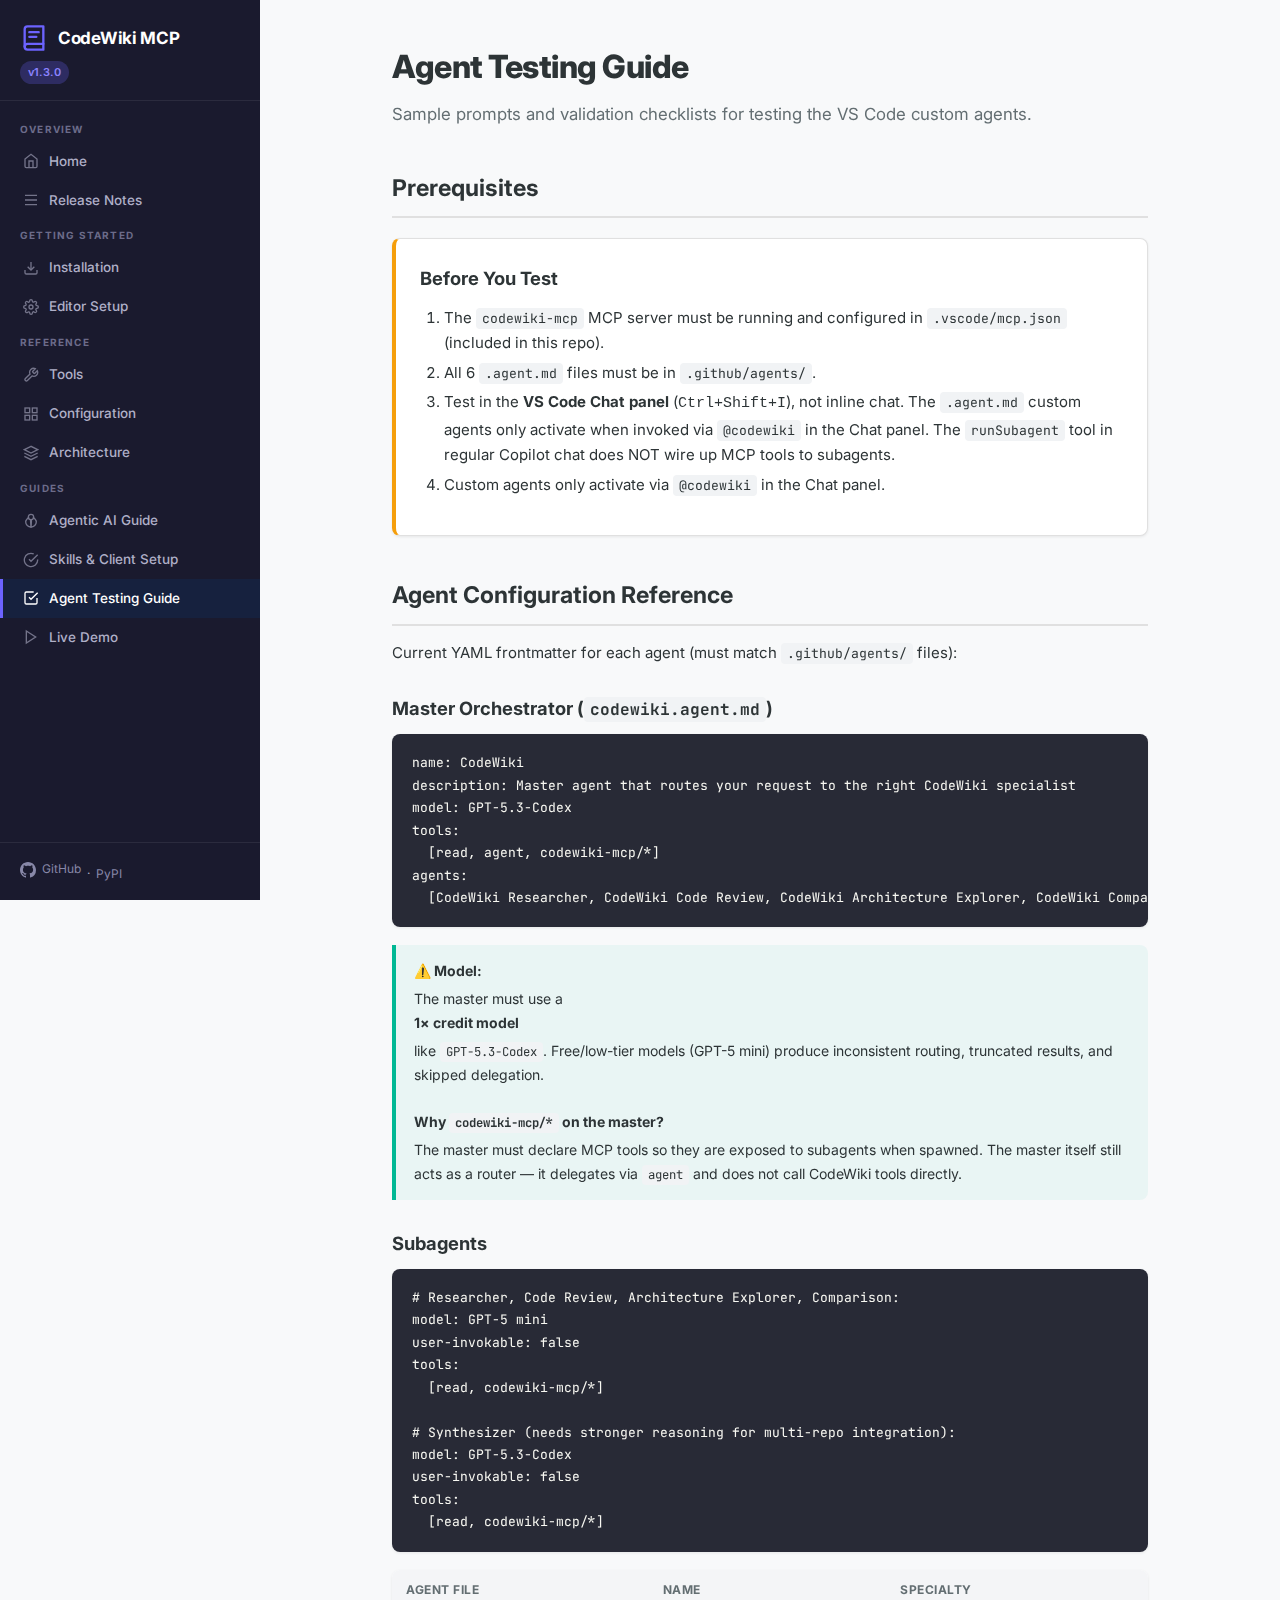
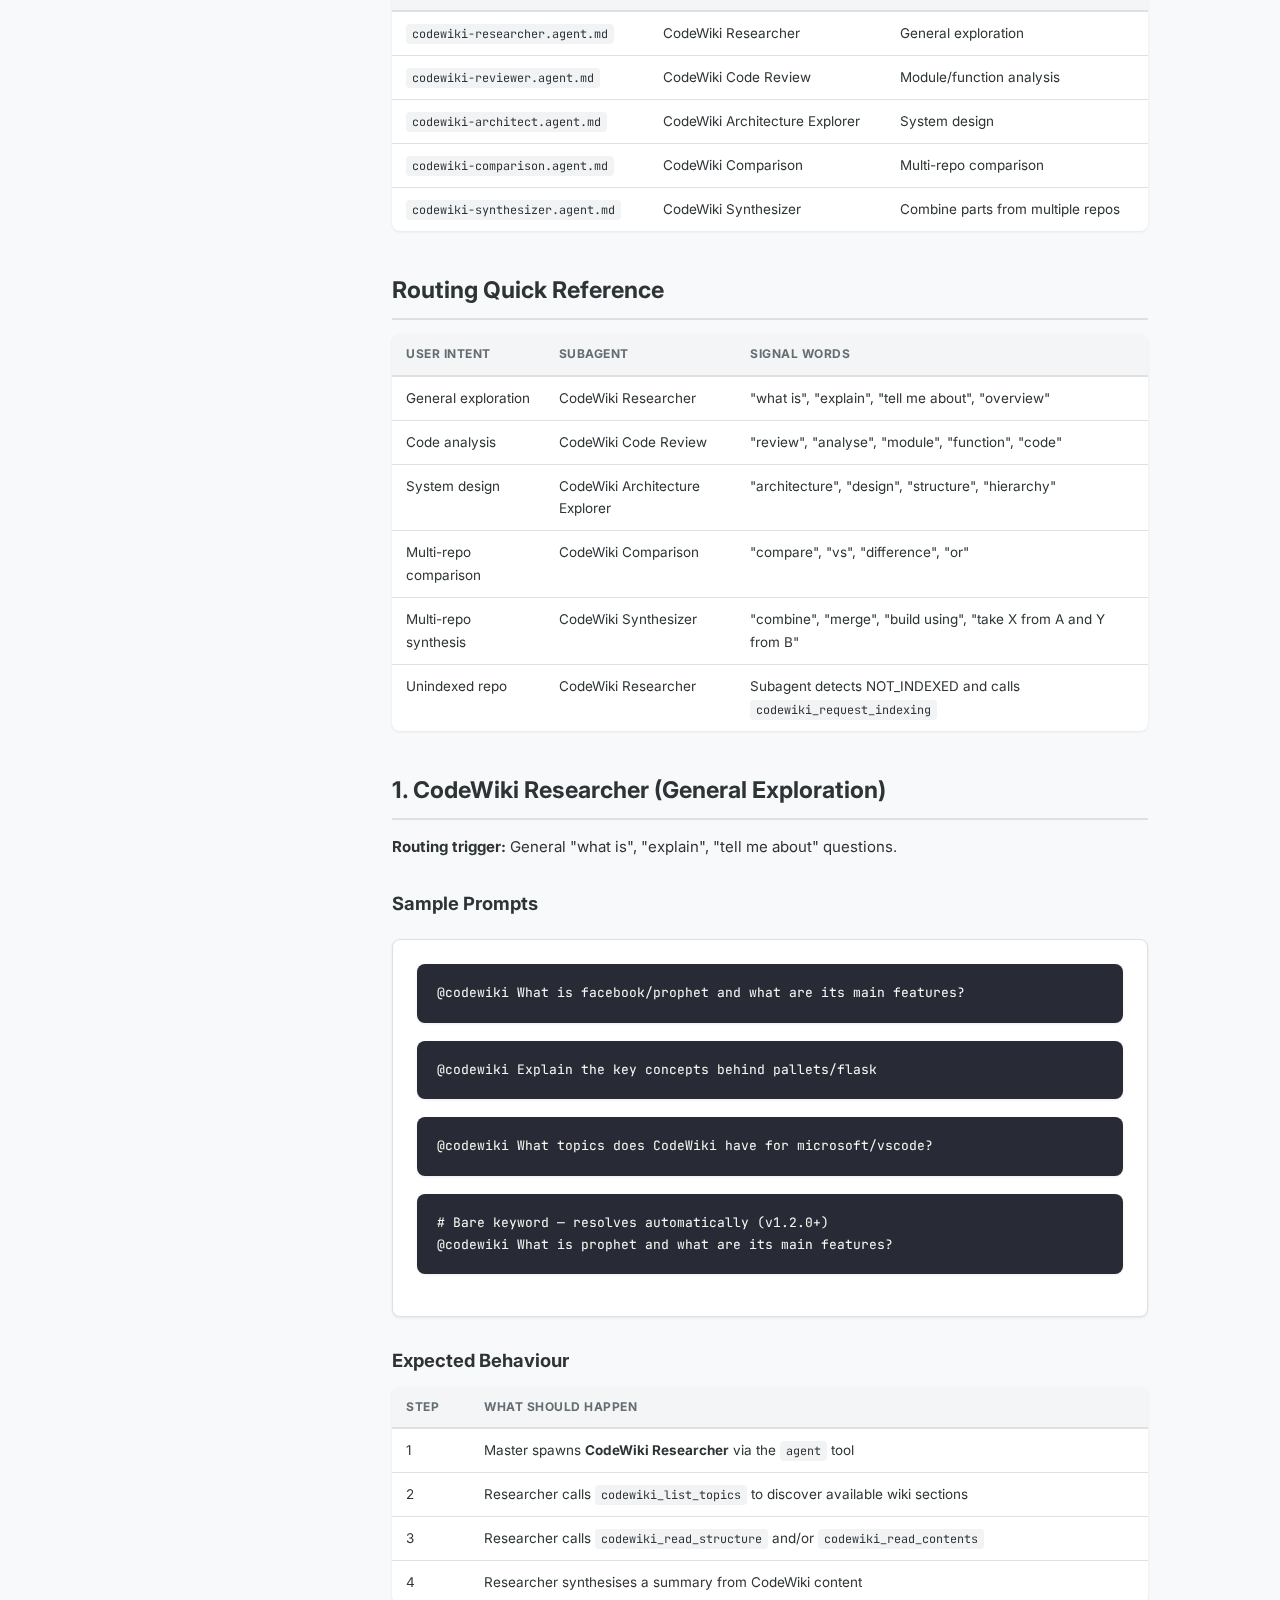
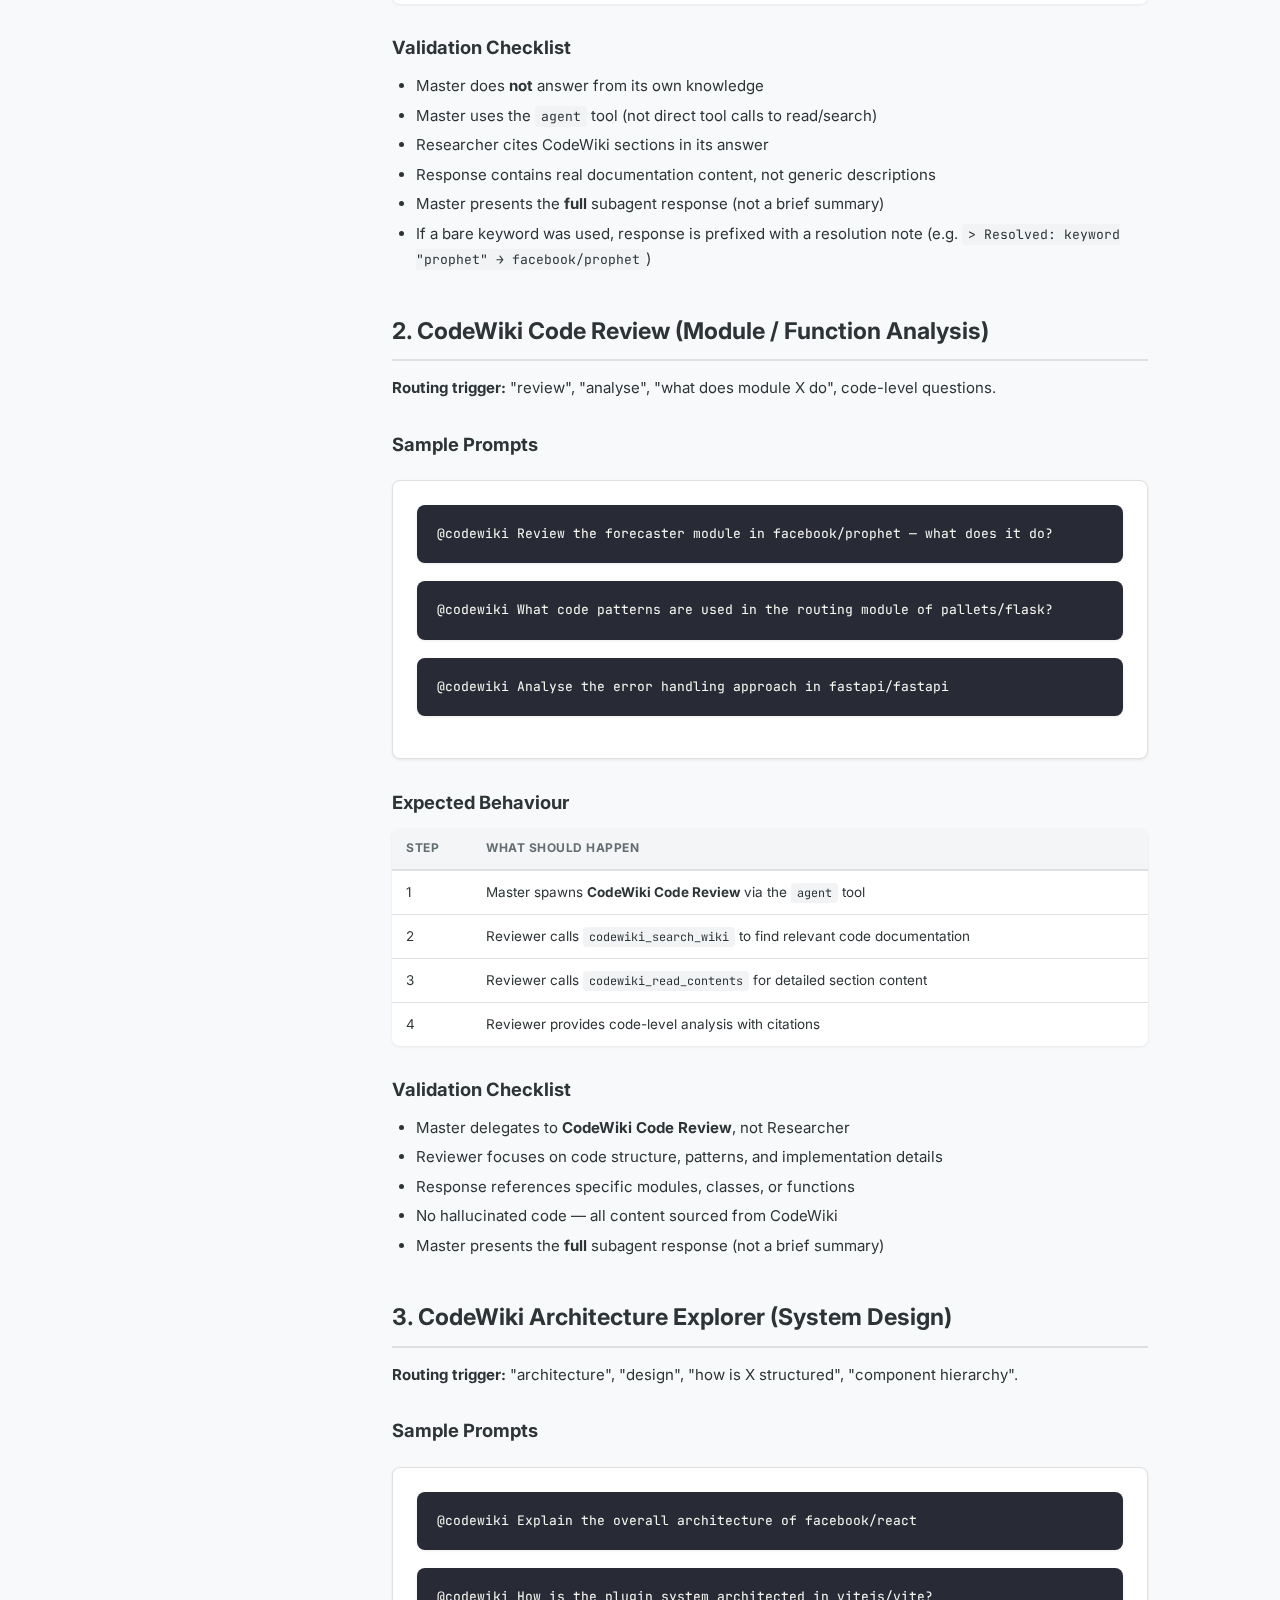
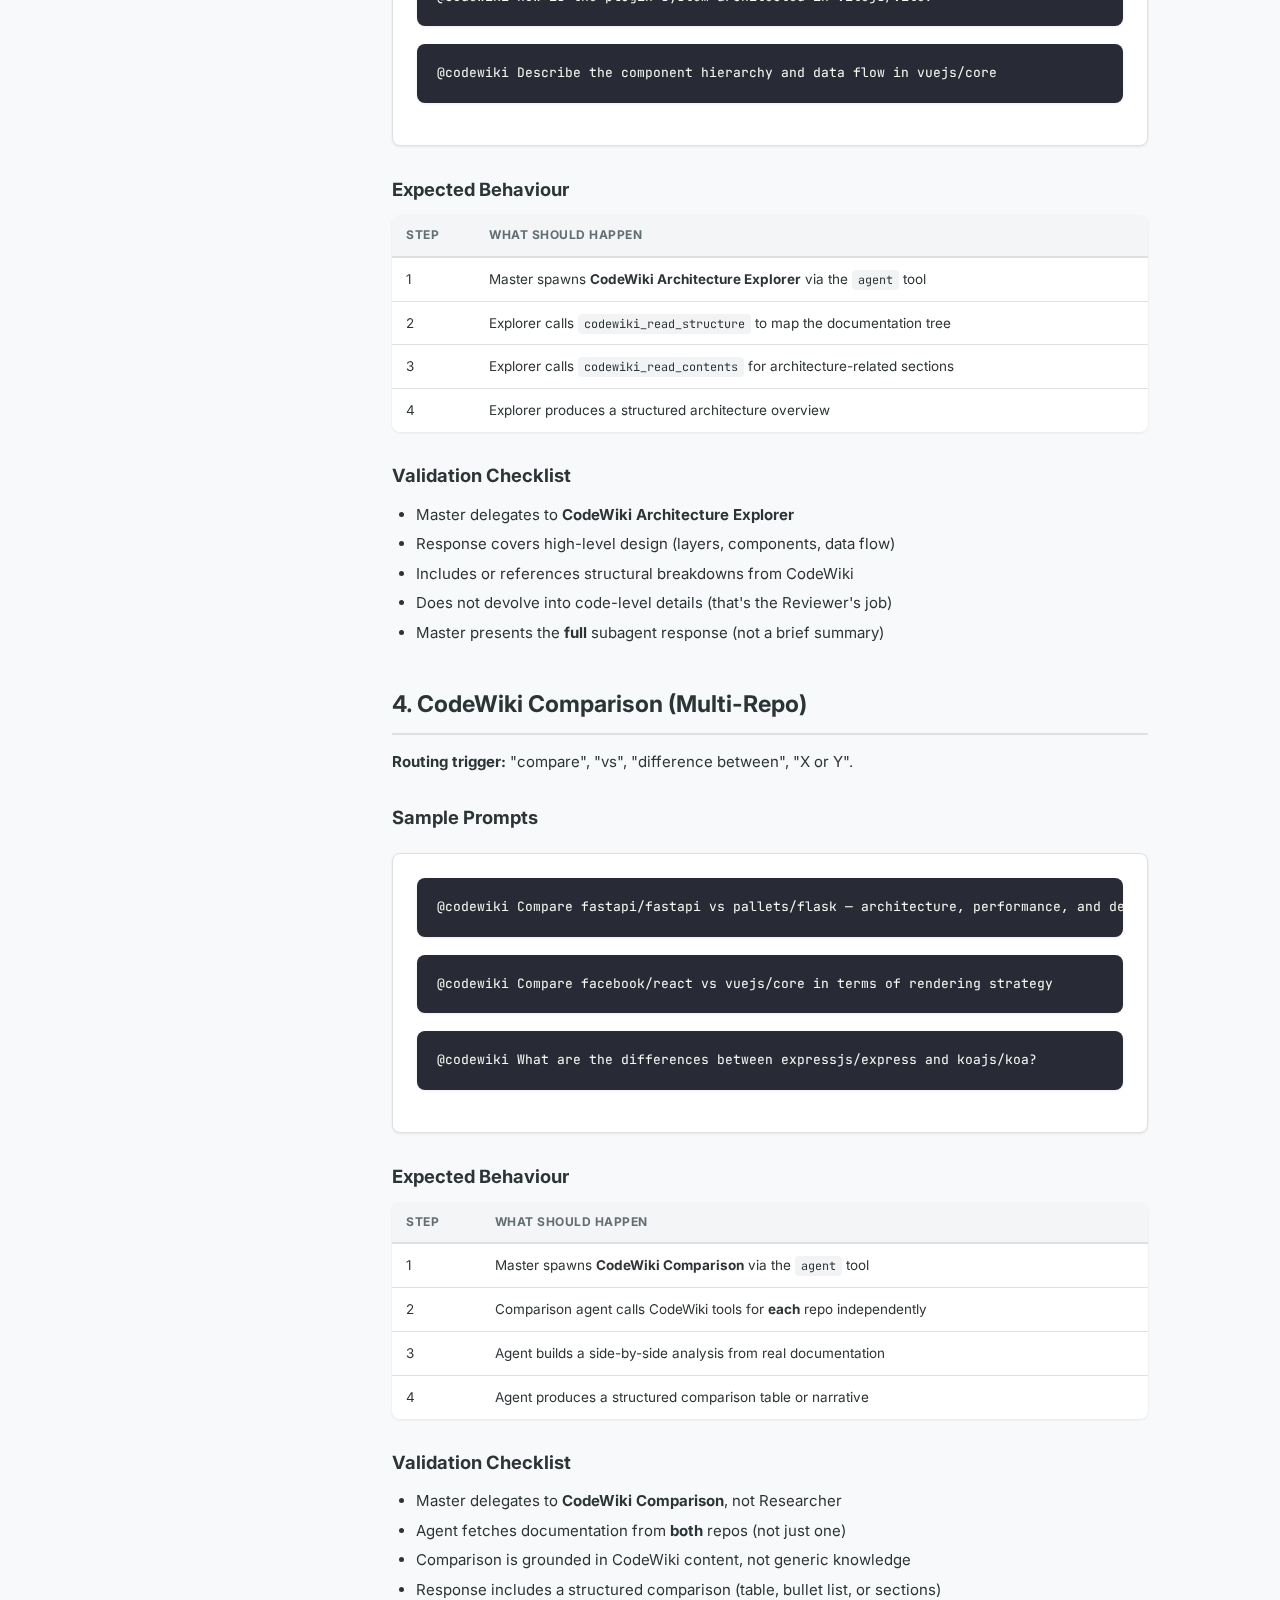
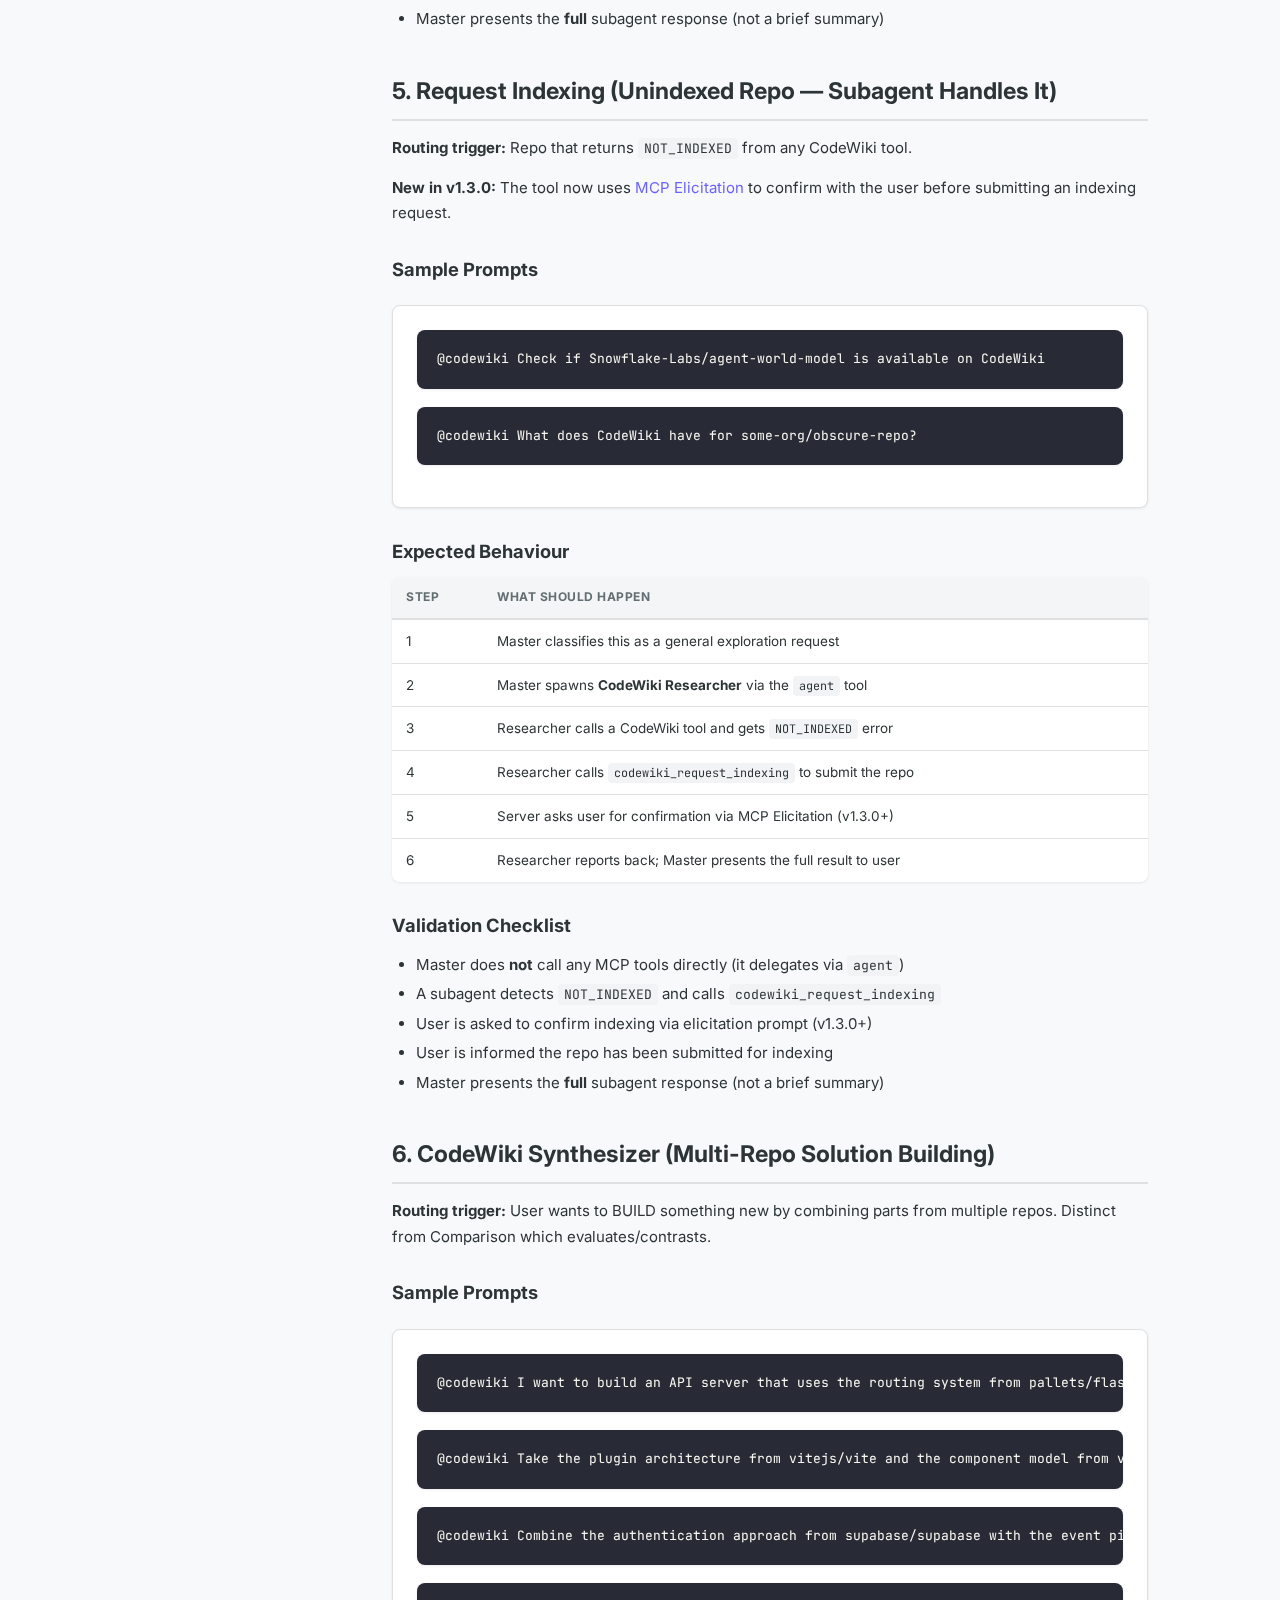
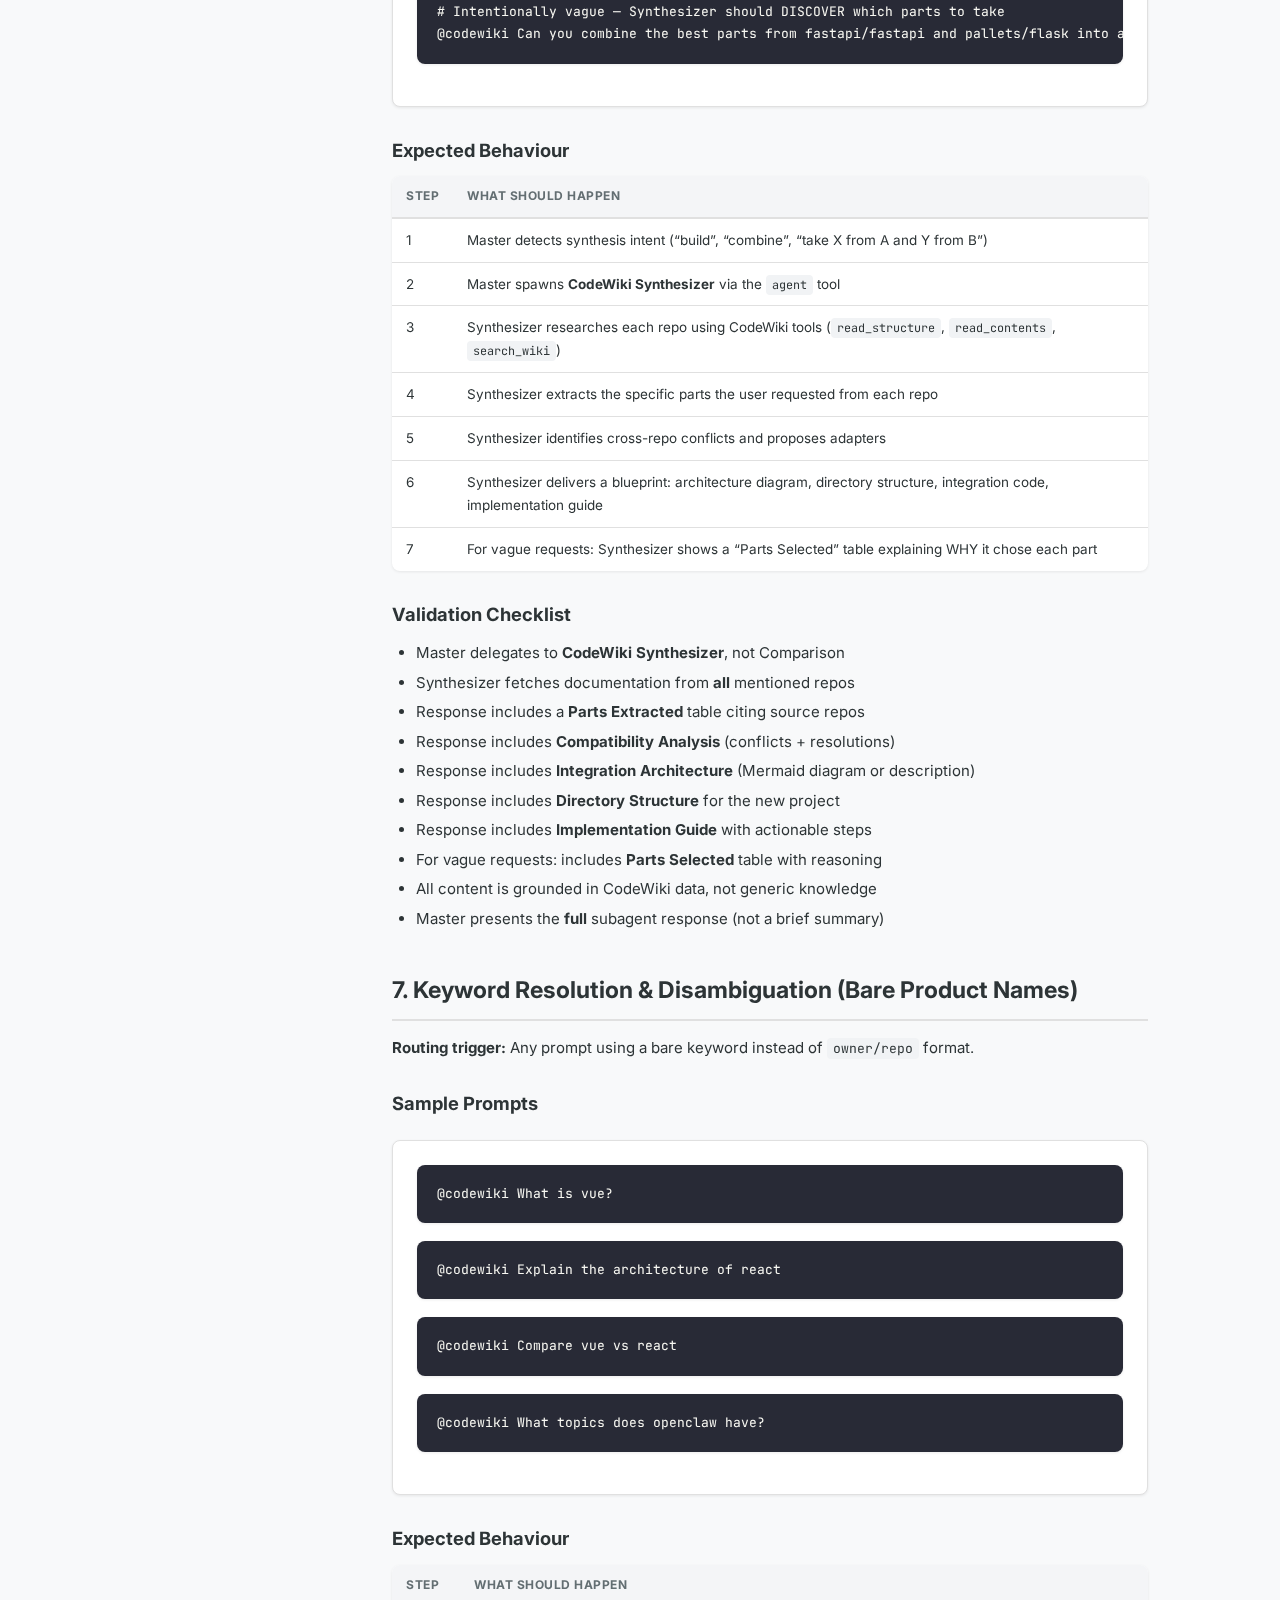
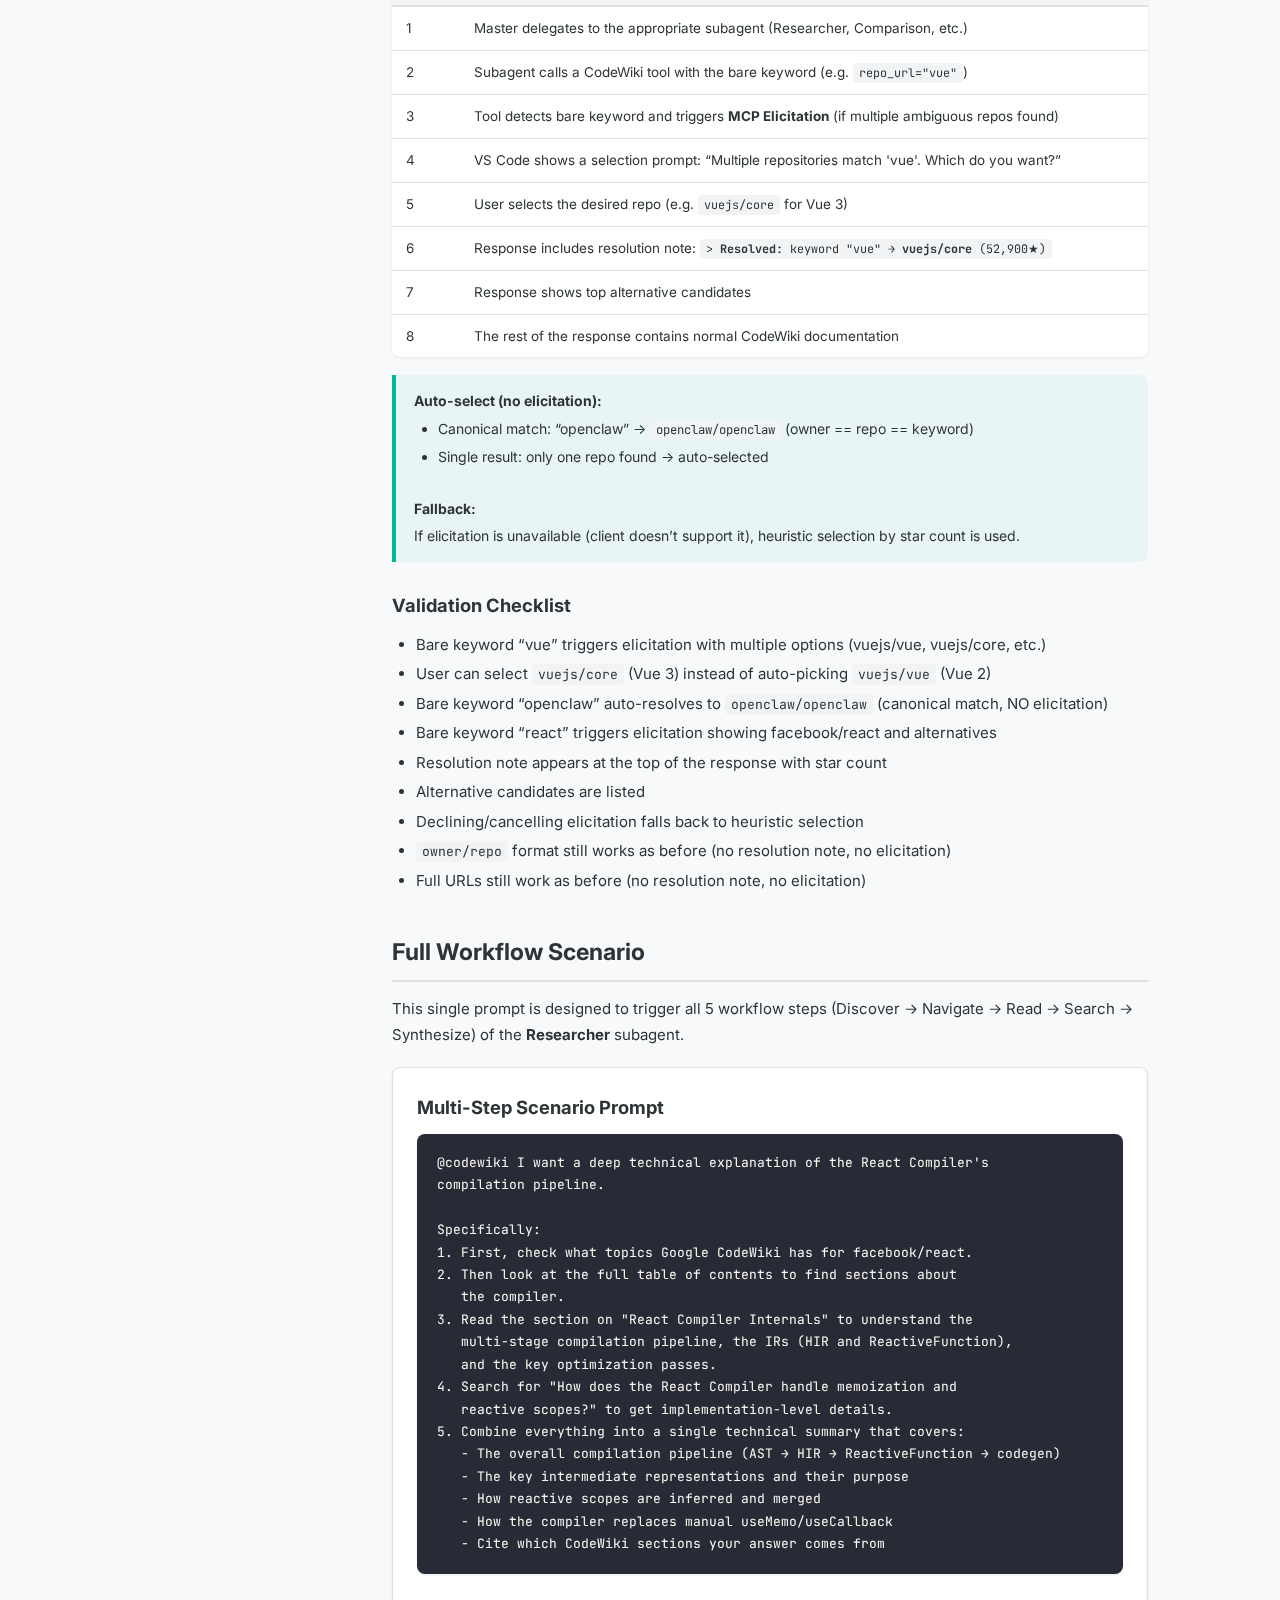
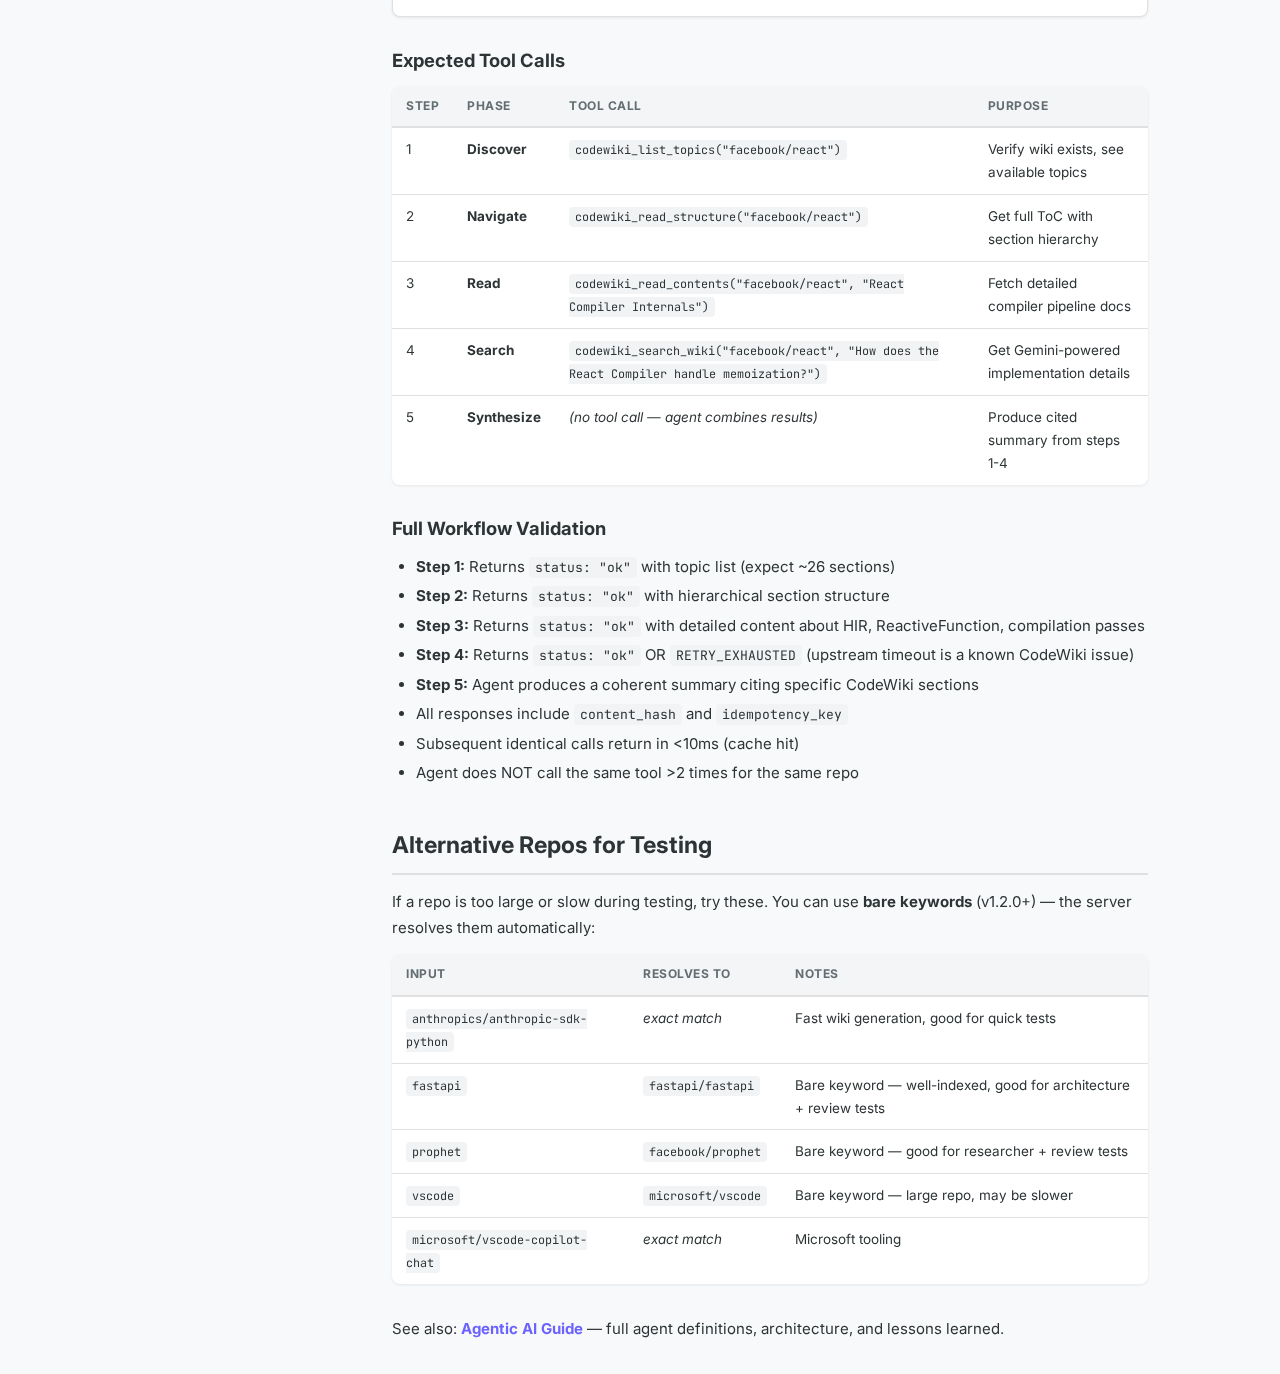
<file: docs/testing-guide.html>
<!DOCTYPE html>
<html lang="en">
<head>
  <meta charset="UTF-8">
  <meta name="viewport" content="width=device-width, initial-scale=1.0">
  <title>Agent Testing Guide — CodeWiki MCP Server</title>
  <link rel="preconnect" href="https://fonts.googleapis.com">
  <link href="https://fonts.googleapis.com/css2?family=Inter:wght@400;500;600;700;800&family=JetBrains+Mono:wght@400;500;700&display=swap" rel="stylesheet">
  <link rel="stylesheet" href="style.css">
  <link rel="icon" href="favicon.svg" type="image/svg+xml">
</head>
<body>

<button class="burger" aria-label="Toggle navigation">
  <svg width="22" height="22" fill="none" stroke="currentColor" stroke-width="2"><path d="M3 6h16M3 11h16M3 16h16"/></svg>
</button>
<div class="overlay"></div>

<aside class="sidebar">
  <div class="sidebar-header">
    <div class="logo">
      <svg width="28" height="28" viewBox="0 0 24 24" fill="none" stroke="#6c63ff" stroke-width="2" stroke-linecap="round" stroke-linejoin="round"><path d="M4 19.5A2.5 2.5 0 0 1 6.5 17H20"/><path d="M6.5 2H20v20H6.5A2.5 2.5 0 0 1 4 19.5v-15A2.5 2.5 0 0 1 6.5 2z"/><path d="M8 7h8M8 11h6"/></svg>
      CodeWiki MCP
    </div>
    <span class="version">v1.3.0</span>
  </div>
  <nav>
    <div class="nav-section">Overview</div>
    <a href="index.html">
      <svg viewBox="0 0 24 24" fill="none" stroke="currentColor" stroke-width="2"><path d="M3 9l9-7 9 7v11a2 2 0 0 1-2 2H5a2 2 0 0 1-2-2z"/><polyline points="9 22 9 12 15 12 15 22"/></svg>
      Home
    </a>
    <a href="release-notes.html">
      <svg viewBox="0 0 24 24" fill="none" stroke="currentColor" stroke-width="2"><path d="M3 5h18M3 12h18M3 19h18"/></svg>
      Release Notes
    </a>
    <div class="nav-section">Getting Started</div>
    <a href="installation.html">
      <svg viewBox="0 0 24 24" fill="none" stroke="currentColor" stroke-width="2"><path d="M21 15v4a2 2 0 0 1-2 2H5a2 2 0 0 1-2-2v-4"/><polyline points="7 10 12 15 17 10"/><line x1="12" y1="15" x2="12" y2="3"/></svg>
      Installation
    </a>
    <a href="setup.html">
      <svg viewBox="0 0 24 24" fill="none" stroke="currentColor" stroke-width="2"><circle cx="12" cy="12" r="3"/><path d="M19.4 15a1.65 1.65 0 0 0 .33 1.82l.06.06a2 2 0 0 1-2.83 2.83l-.06-.06a1.65 1.65 0 0 0-1.82-.33 1.65 1.65 0 0 0-1 1.51V21a2 2 0 0 1-4 0v-.09A1.65 1.65 0 0 0 9 19.4a1.65 1.65 0 0 0-1.82.33l-.06.06a2 2 0 0 1-2.83-2.83l.06-.06A1.65 1.65 0 0 0 4.68 15a1.65 1.65 0 0 0-1.51-1H3a2 2 0 0 1 0-4h.09A1.65 1.65 0 0 0 4.6 9a1.65 1.65 0 0 0-.33-1.82l-.06-.06a2 2 0 0 1 2.83-2.83l.06.06A1.65 1.65 0 0 0 9 4.68a1.65 1.65 0 0 0 1-1.51V3a2 2 0 0 1 4 0v.09a1.65 1.65 0 0 0 1 1.51 1.65 1.65 0 0 0 1.82-.33l.06-.06a2 2 0 0 1 2.83 2.83l-.06.06A1.65 1.65 0 0 0 19.4 9a1.65 1.65 0 0 0 1.51 1H21a2 2 0 0 1 0 4h-.09a1.65 1.65 0 0 0-1.51 1z"/></svg>
      Editor Setup
    </a>
    <div class="nav-section">Reference</div>
    <a href="tools.html">
      <svg viewBox="0 0 24 24" fill="none" stroke="currentColor" stroke-width="2"><path d="M14.7 6.3a1 1 0 0 0 0 1.4l1.6 1.6a1 1 0 0 0 1.4 0l3.77-3.77a6 6 0 0 1-7.94 7.94l-6.91 6.91a2.12 2.12 0 0 1-3-3l6.91-6.91a6 6 0 0 1 7.94-7.94l-3.76 3.76z"/></svg>
      Tools
    </a>
    <a href="configuration.html">
      <svg viewBox="0 0 24 24" fill="none" stroke="currentColor" stroke-width="2"><rect x="3" y="3" width="7" height="7"/><rect x="14" y="3" width="7" height="7"/><rect x="14" y="14" width="7" height="7"/><rect x="3" y="14" width="7" height="7"/></svg>
      Configuration
    </a>
    <a href="architecture.html">
      <svg viewBox="0 0 24 24" fill="none" stroke="currentColor" stroke-width="2"><polygon points="12 2 2 7 12 12 22 7 12 2"/><polyline points="2 17 12 22 22 17"/><polyline points="2 12 12 17 22 12"/></svg>
      Architecture
    </a>
    <div class="nav-section">Guides</div>
    <a href="agents.html">
      <svg viewBox="0 0 24 24" fill="none" stroke="currentColor" stroke-width="2"><path d="M12 2a4 4 0 0 1 4 4c0 1.95-1.4 3.58-3.25 3.93L12 22l-.75-12.07A4.001 4.001 0 0 1 12 2z"/><path d="M9 6.5C7.33 7.83 4 10.6 4 13a8 8 0 0 0 16 0c0-2.4-3.33-5.17-5-6.5"/></svg>
      Agentic AI Guide
    </a>
    <a href="skills.html">
      <svg viewBox="0 0 24 24" fill="none" stroke="currentColor" stroke-width="2"><path d="M22 11.08V12a10 10 0 1 1-5.93-9.14"/><polyline points="22 4 12 14.01 9 11.01"/></svg>
      Skills &amp; Client Setup
    </a>
    <a href="testing-guide.html" class="active">
      <svg viewBox="0 0 24 24" fill="none" stroke="currentColor" stroke-width="2"><path d="M9 11l3 3L22 4"/><path d="M21 12v7a2 2 0 0 1-2 2H5a2 2 0 0 1-2-2V5a2 2 0 0 1 2-2h11"/></svg>
      Agent Testing Guide
    </a>
    <a href="demo.html">
      <svg viewBox="0 0 24 24" fill="none" stroke="currentColor" stroke-width="2"><polygon points="5 3 19 12 5 21 5 3"/></svg>
      Live Demo
    </a>
  </nav>
  <div class="sidebar-footer">
    <a href="https://github.com/Cloudmeru/CodeWiki-MCP" target="_blank">
      <svg width="16" height="16" viewBox="0 0 24 24" fill="currentColor"><path d="M12 0C5.37 0 0 5.37 0 12c0 5.31 3.435 9.795 8.205 11.385.6.105.825-.255.825-.57 0-.285-.015-1.23-.015-2.235-3.015.555-3.795-.735-4.035-1.41-.135-.345-.72-1.41-1.23-1.695-.42-.225-1.02-.78-.015-.795.945-.015 1.62.87 1.845 1.23 1.08 1.815 2.805 1.305 3.495.99.105-.78.42-1.305.765-1.605-2.67-.3-5.46-1.335-5.46-5.925 0-1.305.465-2.385 1.23-3.225-.12-.3-.54-1.53.12-3.18 0 0 1.005-.315 3.3 1.23.96-.27 1.98-.405 3-.405s2.04.135 3 .405c2.295-1.56 3.3-1.23 3.3-1.23.66 1.65.24 2.88.12 3.18.765.84 1.23 1.905 1.23 3.225 0 4.605-2.805 5.625-5.475 5.925.435.375.81 1.095.81 2.22 0 1.605-.015 2.895-.015 3.3 0 .315.225.69.825.57A12.02 12.02 0 0 0 24 12c0-6.63-5.37-12-12-12z"/></svg>
      GitHub
    </a>
    &nbsp;&middot;&nbsp;
    <a href="https://pypi.org/project/codewiki-mcp/" target="_blank">PyPI</a>
  </div>
</aside>

<main class="main">
  <div class="content">
    <h1 class="page-title">Agent Testing Guide</h1>
    <p class="page-subtitle">Sample prompts and validation checklists for testing the VS Code custom agents.</p>

    <!-- Prerequisites -->
    <h2>Prerequisites</h2>
    <div class="tool-card" style="border-left: 4px solid #f59e0b;">
      <h3>Before You Test</h3>
      <ol>
        <li>The <code>codewiki-mcp</code> MCP server must be running and configured in <code>.vscode/mcp.json</code> (included in this repo).</li>
        <li>All 6 <code>.agent.md</code> files must be in <code>.github/agents/</code>.</li>
        <li>Test in the <strong>VS Code Chat panel</strong> (<kbd>Ctrl+Shift+I</kbd>), not inline chat. The <code>.agent.md</code> custom agents only activate when invoked via <code>@codewiki</code> in the Chat panel. The <code>runSubagent</code> tool in regular Copilot chat does NOT wire up MCP tools to subagents.</li>
        <li>Custom agents only activate via <code>@codewiki</code> in the Chat panel.</li>
      </ol>
    </div>

    <!-- Agent Configuration Reference -->
    <h2>Agent Configuration Reference</h2>
    <p>Current YAML frontmatter for each agent (must match <code>.github/agents/</code> files):</p>

    <h3>Master Orchestrator (<code>codewiki.agent.md</code>)</h3>
    <pre><code>name: CodeWiki
description: Master agent that routes your request to the right CodeWiki specialist
model: GPT-5.3-Codex
tools:
  [read, agent, codewiki-mcp/*]
agents:
  [CodeWiki Researcher, CodeWiki Code Review, CodeWiki Architecture Explorer, CodeWiki Comparison, CodeWiki Synthesizer]</code></pre>
    <div class="callout callout-tip">
      <strong>⚠️ Model:</strong> The master must use a <strong>1× credit model</strong> like <code>GPT-5.3-Codex</code>. Free/low-tier models (GPT-5 mini) produce inconsistent routing, truncated results, and skipped delegation.<br><br>
      <strong>Why <code>codewiki-mcp/*</code> on the master?</strong> The master must declare MCP tools so they are exposed to subagents when spawned. The master itself still acts as a router — it delegates via <code>agent</code> and does not call CodeWiki tools directly.
    </div>

    <h3>Subagents</h3>
    <pre><code># Researcher, Code Review, Architecture Explorer, Comparison:
model: GPT-5 mini
user-invokable: false
tools:
  [read, codewiki-mcp/*]

# Synthesizer (needs stronger reasoning for multi-repo integration):
model: GPT-5.3-Codex
user-invokable: false
tools:
  [read, codewiki-mcp/*]</code></pre>

    <table>
      <thead><tr><th>Agent File</th><th>Name</th><th>Specialty</th></tr></thead>
      <tbody>
        <tr><td><code>codewiki-researcher.agent.md</code></td><td>CodeWiki Researcher</td><td>General exploration</td></tr>
        <tr><td><code>codewiki-reviewer.agent.md</code></td><td>CodeWiki Code Review</td><td>Module/function analysis</td></tr>
        <tr><td><code>codewiki-architect.agent.md</code></td><td>CodeWiki Architecture Explorer</td><td>System design</td></tr>
        <tr><td><code>codewiki-comparison.agent.md</code></td><td>CodeWiki Comparison</td><td>Multi-repo comparison</td></tr>
        <tr><td><code>codewiki-synthesizer.agent.md</code></td><td>CodeWiki Synthesizer</td><td>Combine parts from multiple repos</td></tr>
      </tbody>
    </table>

    <!-- Quick Reference -->
    <h2>Routing Quick Reference</h2>
    <table>
      <thead><tr><th>User Intent</th><th>Subagent</th><th>Signal Words</th></tr></thead>
      <tbody>
        <tr><td>General exploration</td><td>CodeWiki Researcher</td><td>"what is", "explain", "tell me about", "overview"</td></tr>
        <tr><td>Code analysis</td><td>CodeWiki Code Review</td><td>"review", "analyse", "module", "function", "code"</td></tr>
        <tr><td>System design</td><td>CodeWiki Architecture Explorer</td><td>"architecture", "design", "structure", "hierarchy"</td></tr>
        <tr><td>Multi-repo comparison</td><td>CodeWiki Comparison</td><td>"compare", "vs", "difference", "or"</td></tr>
        <tr><td>Multi-repo synthesis</td><td>CodeWiki Synthesizer</td><td>"combine", "merge", "build using", "take X from A and Y from B"</td></tr>
        <tr><td>Unindexed repo</td><td>CodeWiki Researcher</td><td>Subagent detects NOT_INDEXED and calls <code>codewiki_request_indexing</code></td></tr>
      </tbody>
    </table>

    <!-- ═══ Scenario 1: Researcher ═══ -->
    <h2>1. CodeWiki Researcher (General Exploration)</h2>
    <p><strong>Routing trigger:</strong> General "what is", "explain", "tell me about" questions.</p>

    <h3>Sample Prompts</h3>
    <div class="tool-card">
      <pre><code>@codewiki What is facebook/prophet and what are its main features?</code></pre>
      <pre><code>@codewiki Explain the key concepts behind pallets/flask</code></pre>
      <pre><code>@codewiki What topics does CodeWiki have for microsoft/vscode?</code></pre>
      <pre><code># Bare keyword — resolves automatically (v1.2.0+)
@codewiki What is prophet and what are its main features?</code></pre>
    </div>

    <h3>Expected Behaviour</h3>
    <table>
      <thead><tr><th>Step</th><th>What Should Happen</th></tr></thead>
      <tbody>
        <tr><td>1</td><td>Master spawns <strong>CodeWiki Researcher</strong> via the <code>agent</code> tool</td></tr>
        <tr><td>2</td><td>Researcher calls <code>codewiki_list_topics</code> to discover available wiki sections</td></tr>
        <tr><td>3</td><td>Researcher calls <code>codewiki_read_structure</code> and/or <code>codewiki_read_contents</code></td></tr>
        <tr><td>4</td><td>Researcher synthesises a summary from CodeWiki content</td></tr>
      </tbody>
    </table>

    <h3>Validation Checklist</h3>
    <ul>
      <li>Master does <strong>not</strong> answer from its own knowledge</li>
      <li>Master uses the <code>agent</code> tool (not direct tool calls to read/search)</li>
      <li>Researcher cites CodeWiki sections in its answer</li>
      <li>Response contains real documentation content, not generic descriptions</li>
      <li>Master presents the <strong>full</strong> subagent response (not a brief summary)</li>
      <li>If a bare keyword was used, response is prefixed with a resolution note (e.g. <code>&gt; Resolved: keyword "prophet" → facebook/prophet</code>)</li>
    </ul>
    <h2>2. CodeWiki Code Review (Module / Function Analysis)</h2>
    <p><strong>Routing trigger:</strong> "review", "analyse", "what does module X do", code-level questions.</p>

    <h3>Sample Prompts</h3>
    <div class="tool-card">
      <pre><code>@codewiki Review the forecaster module in facebook/prophet — what does it do?</code></pre>
      <pre><code>@codewiki What code patterns are used in the routing module of pallets/flask?</code></pre>
      <pre><code>@codewiki Analyse the error handling approach in fastapi/fastapi</code></pre>
    </div>

    <h3>Expected Behaviour</h3>
    <table>
      <thead><tr><th>Step</th><th>What Should Happen</th></tr></thead>
      <tbody>
        <tr><td>1</td><td>Master spawns <strong>CodeWiki Code Review</strong> via the <code>agent</code> tool</td></tr>
        <tr><td>2</td><td>Reviewer calls <code>codewiki_search_wiki</code> to find relevant code documentation</td></tr>
        <tr><td>3</td><td>Reviewer calls <code>codewiki_read_contents</code> for detailed section content</td></tr>
        <tr><td>4</td><td>Reviewer provides code-level analysis with citations</td></tr>
      </tbody>
    </table>

    <h3>Validation Checklist</h3>
    <ul>
      <li>Master delegates to <strong>CodeWiki Code Review</strong>, not Researcher</li>
      <li>Reviewer focuses on code structure, patterns, and implementation details</li>
      <li>Response references specific modules, classes, or functions</li>
      <li>No hallucinated code — all content sourced from CodeWiki</li>
      <li>Master presents the <strong>full</strong> subagent response (not a brief summary)</li>
    </ul>

    <!-- ═══ Scenario 3: Architecture ═══ -->
    <h2>3. CodeWiki Architecture Explorer (System Design)</h2>
    <p><strong>Routing trigger:</strong> "architecture", "design", "how is X structured", "component hierarchy".</p>

    <h3>Sample Prompts</h3>
    <div class="tool-card">
      <pre><code>@codewiki Explain the overall architecture of facebook/react</code></pre>
      <pre><code>@codewiki How is the plugin system architected in vitejs/vite?</code></pre>
      <pre><code>@codewiki Describe the component hierarchy and data flow in vuejs/core</code></pre>
    </div>

    <h3>Expected Behaviour</h3>
    <table>
      <thead><tr><th>Step</th><th>What Should Happen</th></tr></thead>
      <tbody>
        <tr><td>1</td><td>Master spawns <strong>CodeWiki Architecture Explorer</strong> via the <code>agent</code> tool</td></tr>
        <tr><td>2</td><td>Explorer calls <code>codewiki_read_structure</code> to map the documentation tree</td></tr>
        <tr><td>3</td><td>Explorer calls <code>codewiki_read_contents</code> for architecture-related sections</td></tr>
        <tr><td>4</td><td>Explorer produces a structured architecture overview</td></tr>
      </tbody>
    </table>

    <h3>Validation Checklist</h3>
    <ul>
      <li>Master delegates to <strong>CodeWiki Architecture Explorer</strong></li>
      <li>Response covers high-level design (layers, components, data flow)</li>
      <li>Includes or references structural breakdowns from CodeWiki</li>
      <li>Does not devolve into code-level details (that's the Reviewer's job)</li>
      <li>Master presents the <strong>full</strong> subagent response (not a brief summary)</li>
    </ul>

    <!-- ═══ Scenario 4: Comparison ═══ -->
    <h2>4. CodeWiki Comparison (Multi-Repo)</h2>
    <p><strong>Routing trigger:</strong> "compare", "vs", "difference between", "X or Y".</p>

    <h3>Sample Prompts</h3>
    <div class="tool-card">
      <pre><code>@codewiki Compare fastapi/fastapi vs pallets/flask — architecture, performance, and developer experience</code></pre>
      <pre><code>@codewiki Compare facebook/react vs vuejs/core in terms of rendering strategy</code></pre>
      <pre><code>@codewiki What are the differences between expressjs/express and koajs/koa?</code></pre>
    </div>

    <h3>Expected Behaviour</h3>
    <table>
      <thead><tr><th>Step</th><th>What Should Happen</th></tr></thead>
      <tbody>
        <tr><td>1</td><td>Master spawns <strong>CodeWiki Comparison</strong> via the <code>agent</code> tool</td></tr>
        <tr><td>2</td><td>Comparison agent calls CodeWiki tools for <strong>each</strong> repo independently</td></tr>
        <tr><td>3</td><td>Agent builds a side-by-side analysis from real documentation</td></tr>
        <tr><td>4</td><td>Agent produces a structured comparison table or narrative</td></tr>
      </tbody>
    </table>

    <h3>Validation Checklist</h3>
    <ul>
      <li>Master delegates to <strong>CodeWiki Comparison</strong>, not Researcher</li>
      <li>Agent fetches documentation from <strong>both</strong> repos (not just one)</li>
      <li>Comparison is grounded in CodeWiki content, not generic knowledge</li>
      <li>Response includes a structured comparison (table, bullet list, or sections)</li>
      <li>Master presents the <strong>full</strong> subagent response (not a brief summary)</li>
    </ul>

    <!-- ═══ Scenario 5: Indexing ═══ -->
    <h2>5. Request Indexing (Unindexed Repo — Subagent Handles It)</h2>
    <p><strong>Routing trigger:</strong> Repo that returns <code>NOT_INDEXED</code> from any CodeWiki tool.</p>
    <p><strong>New in v1.3.0:</strong> The tool now uses <a href="https://modelcontextprotocol.io/specification/2025-06-18/server/elicitation">MCP Elicitation</a> to confirm with the user before submitting an indexing request.</p>

    <h3>Sample Prompts</h3>
    <div class="tool-card">
      <pre><code>@codewiki Check if Snowflake-Labs/agent-world-model is available on CodeWiki</code></pre>
      <pre><code>@codewiki What does CodeWiki have for some-org/obscure-repo?</code></pre>
    </div>

    <h3>Expected Behaviour</h3>
    <table>
      <thead><tr><th>Step</th><th>What Should Happen</th></tr></thead>
      <tbody>
        <tr><td>1</td><td>Master classifies this as a general exploration request</td></tr>
        <tr><td>2</td><td>Master spawns <strong>CodeWiki Researcher</strong> via the <code>agent</code> tool</td></tr>
        <tr><td>3</td><td>Researcher calls a CodeWiki tool and gets <code>NOT_INDEXED</code> error</td></tr>
        <tr><td>4</td><td>Researcher calls <code>codewiki_request_indexing</code> to submit the repo</td></tr>
        <tr><td>5</td><td>Server asks user for confirmation via MCP Elicitation (v1.3.0+)</td></tr>
        <tr><td>6</td><td>Researcher reports back; Master presents the full result to user</td></tr>
      </tbody>
    </table>

    <h3>Validation Checklist</h3>
    <ul>
      <li>Master does <strong>not</strong> call any MCP tools directly (it delegates via <code>agent</code>)</li>
      <li>A subagent detects <code>NOT_INDEXED</code> and calls <code>codewiki_request_indexing</code></li>
      <li>User is asked to confirm indexing via elicitation prompt (v1.3.0+)</li>
      <li>User is informed the repo has been submitted for indexing</li>
      <li>Master presents the <strong>full</strong> subagent response (not a brief summary)</li>
    </ul>

    <!-- ═══ Scenario 6: Synthesizer ═══ -->
    <h2>6. CodeWiki Synthesizer (Multi-Repo Solution Building)</h2>
    <p><strong>Routing trigger:</strong> User wants to BUILD something new by combining parts from multiple repos. Distinct from Comparison which evaluates/contrasts.</p>

    <h3>Sample Prompts</h3>
    <div class="tool-card">
      <pre><code>@codewiki I want to build an API server that uses the routing system from pallets/flask and the async handling from fastapi/fastapi. Help me design it.</code></pre>
      <pre><code>@codewiki Take the plugin architecture from vitejs/vite and the component model from vuejs/core — design a new framework that combines both.</code></pre>
      <pre><code>@codewiki Combine the authentication approach from supabase/supabase with the event pipeline from apache/kafka into a real-time auth notification system.</code></pre>
      <pre><code># Intentionally vague — Synthesizer should DISCOVER which parts to take
@codewiki Can you combine the best parts from fastapi/fastapi and pallets/flask into a new web framework solution?</code></pre>
    </div>

    <h3>Expected Behaviour</h3>
    <table>
      <thead><tr><th>Step</th><th>What Should Happen</th></tr></thead>
      <tbody>
        <tr><td>1</td><td>Master detects synthesis intent (“build”, “combine”, “take X from A and Y from B”)</td></tr>
        <tr><td>2</td><td>Master spawns <strong>CodeWiki Synthesizer</strong> via the <code>agent</code> tool</td></tr>
        <tr><td>3</td><td>Synthesizer researches each repo using CodeWiki tools (<code>read_structure</code>, <code>read_contents</code>, <code>search_wiki</code>)</td></tr>
        <tr><td>4</td><td>Synthesizer extracts the specific parts the user requested from each repo</td></tr>
        <tr><td>5</td><td>Synthesizer identifies cross-repo conflicts and proposes adapters</td></tr>
        <tr><td>6</td><td>Synthesizer delivers a blueprint: architecture diagram, directory structure, integration code, implementation guide</td></tr>
        <tr><td>7</td><td>For vague requests: Synthesizer shows a “Parts Selected” table explaining WHY it chose each part</td></tr>
      </tbody>
    </table>

    <h3>Validation Checklist</h3>
    <ul>
      <li>Master delegates to <strong>CodeWiki Synthesizer</strong>, not Comparison</li>
      <li>Synthesizer fetches documentation from <strong>all</strong> mentioned repos</li>
      <li>Response includes a <strong>Parts Extracted</strong> table citing source repos</li>
      <li>Response includes <strong>Compatibility Analysis</strong> (conflicts + resolutions)</li>
      <li>Response includes <strong>Integration Architecture</strong> (Mermaid diagram or description)</li>
      <li>Response includes <strong>Directory Structure</strong> for the new project</li>
      <li>Response includes <strong>Implementation Guide</strong> with actionable steps</li>
      <li>For vague requests: includes <strong>Parts Selected</strong> table with reasoning</li>
      <li>All content is grounded in CodeWiki data, not generic knowledge</li>
      <li>Master presents the <strong>full</strong> subagent response (not a brief summary)</li>
    </ul>

    <!-- ═══ Scenario 7: Keyword Resolution ═══ -->
    <h2>7. Keyword Resolution &amp; Disambiguation (Bare Product Names)</h2>
    <p><strong>Routing trigger:</strong> Any prompt using a bare keyword instead of <code>owner/repo</code> format.</p>

    <h3>Sample Prompts</h3>
    <div class="tool-card">
      <pre><code>@codewiki What is vue?</code></pre>
      <pre><code>@codewiki Explain the architecture of react</code></pre>
      <pre><code>@codewiki Compare vue vs react</code></pre>
      <pre><code>@codewiki What topics does openclaw have?</code></pre>
    </div>

    <h3>Expected Behaviour</h3>
    <table>
      <thead><tr><th>Step</th><th>What Should Happen</th></tr></thead>
      <tbody>
        <tr><td>1</td><td>Master delegates to the appropriate subagent (Researcher, Comparison, etc.)</td></tr>
        <tr><td>2</td><td>Subagent calls a CodeWiki tool with the bare keyword (e.g. <code>repo_url="vue"</code>)</td></tr>
        <tr><td>3</td><td>Tool detects bare keyword and triggers <strong>MCP Elicitation</strong> (if multiple ambiguous repos found)</td></tr>
        <tr><td>4</td><td>VS Code shows a selection prompt: “Multiple repositories match 'vue'. Which do you want?”</td></tr>
        <tr><td>5</td><td>User selects the desired repo (e.g. <code>vuejs/core</code> for Vue 3)</td></tr>
        <tr><td>6</td><td>Response includes resolution note: <code>&gt; <strong>Resolved:</strong> keyword "vue" → <strong>vuejs/core</strong> (52,900★)</code></td></tr>
        <tr><td>7</td><td>Response shows top alternative candidates</td></tr>
        <tr><td>8</td><td>The rest of the response contains normal CodeWiki documentation</td></tr>
      </tbody>
    </table>

    <div class="callout callout-tip">
      <strong>Auto-select (no elicitation):</strong>
      <ul style="margin-bottom:0">
        <li>Canonical match: “openclaw” → <code>openclaw/openclaw</code> (owner == repo == keyword)</li>
        <li>Single result: only one repo found → auto-selected</li>
      </ul>
      <br>
      <strong>Fallback:</strong> If elicitation is unavailable (client doesn’t support it), heuristic selection by star count is used.
    </div>

    <h3>Validation Checklist</h3>
    <ul>
      <li>Bare keyword “vue” triggers elicitation with multiple options (vuejs/vue, vuejs/core, etc.)</li>
      <li>User can select <code>vuejs/core</code> (Vue 3) instead of auto-picking <code>vuejs/vue</code> (Vue 2)</li>
      <li>Bare keyword “openclaw” auto-resolves to <code>openclaw/openclaw</code> (canonical match, NO elicitation)</li>
      <li>Bare keyword “react” triggers elicitation showing facebook/react and alternatives</li>
      <li>Resolution note appears at the top of the response with star count</li>
      <li>Alternative candidates are listed</li>
      <li>Declining/cancelling elicitation falls back to heuristic selection</li>
      <li><code>owner/repo</code> format still works as before (no resolution note, no elicitation)</li>
      <li>Full URLs still work as before (no resolution note, no elicitation)</li>
    </ul>

    <!-- ═══ Full Workflow Scenario ═══ -->
    <h2 id="full-workflow">Full Workflow Scenario</h2>
    <p>This single prompt is designed to trigger all 5 workflow steps (Discover → Navigate → Read → Search → Synthesize) of the <strong>Researcher</strong> subagent.</p>

    <div class="tool-card">
      <h3>Multi-Step Scenario Prompt</h3>
      <pre><code>@codewiki I want a deep technical explanation of the React Compiler's
compilation pipeline.

Specifically:
1. First, check what topics Google CodeWiki has for facebook/react.
2. Then look at the full table of contents to find sections about
   the compiler.
3. Read the section on "React Compiler Internals" to understand the
   multi-stage compilation pipeline, the IRs (HIR and ReactiveFunction),
   and the key optimization passes.
4. Search for "How does the React Compiler handle memoization and
   reactive scopes?" to get implementation-level details.
5. Combine everything into a single technical summary that covers:
   - The overall compilation pipeline (AST → HIR → ReactiveFunction → codegen)
   - The key intermediate representations and their purpose
   - How reactive scopes are inferred and merged
   - How the compiler replaces manual useMemo/useCallback
   - Cite which CodeWiki sections your answer comes from</code></pre>
    </div>

    <h3>Expected Tool Calls</h3>
    <table>
      <thead><tr><th>Step</th><th>Phase</th><th>Tool Call</th><th>Purpose</th></tr></thead>
      <tbody>
        <tr><td>1</td><td><strong>Discover</strong></td><td><code>codewiki_list_topics("facebook/react")</code></td><td>Verify wiki exists, see available topics</td></tr>
        <tr><td>2</td><td><strong>Navigate</strong></td><td><code>codewiki_read_structure("facebook/react")</code></td><td>Get full ToC with section hierarchy</td></tr>
        <tr><td>3</td><td><strong>Read</strong></td><td><code>codewiki_read_contents("facebook/react", "React Compiler Internals")</code></td><td>Fetch detailed compiler pipeline docs</td></tr>
        <tr><td>4</td><td><strong>Search</strong></td><td><code>codewiki_search_wiki("facebook/react", "How does the React Compiler handle memoization?")</code></td><td>Get Gemini-powered implementation details</td></tr>
        <tr><td>5</td><td><strong>Synthesize</strong></td><td><em>(no tool call — agent combines results)</em></td><td>Produce cited summary from steps 1-4</td></tr>
      </tbody>
    </table>

    <h3>Full Workflow Validation</h3>
    <ul>
      <li><strong>Step 1:</strong> Returns <code>status: "ok"</code> with topic list (expect ~26 sections)</li>
      <li><strong>Step 2:</strong> Returns <code>status: "ok"</code> with hierarchical section structure</li>
      <li><strong>Step 3:</strong> Returns <code>status: "ok"</code> with detailed content about HIR, ReactiveFunction, compilation passes</li>
      <li><strong>Step 4:</strong> Returns <code>status: "ok"</code> OR <code>RETRY_EXHAUSTED</code> (upstream timeout is a known CodeWiki issue)</li>
      <li><strong>Step 5:</strong> Agent produces a coherent summary citing specific CodeWiki sections</li>
      <li>All responses include <code>content_hash</code> and <code>idempotency_key</code></li>
      <li>Subsequent identical calls return in &lt;10ms (cache hit)</li>
      <li>Agent does NOT call the same tool &gt;2 times for the same repo</li>
    </ul>

    <!-- Alternative Repos -->
    <h2>Alternative Repos for Testing</h2>
    <p>If a repo is too large or slow during testing, try these. You can use <strong>bare keywords</strong> (v1.2.0+) — the server resolves them automatically:</p>
    <table>
      <thead><tr><th>Input</th><th>Resolves To</th><th>Notes</th></tr></thead>
      <tbody>
        <tr><td><code>anthropics/anthropic-sdk-python</code></td><td><em>exact match</em></td><td>Fast wiki generation, good for quick tests</td></tr>
        <tr><td><code>fastapi</code></td><td><code>fastapi/fastapi</code></td><td>Bare keyword — well-indexed, good for architecture + review tests</td></tr>
        <tr><td><code>prophet</code></td><td><code>facebook/prophet</code></td><td>Bare keyword — good for researcher + review tests</td></tr>
        <tr><td><code>vscode</code></td><td><code>microsoft/vscode</code></td><td>Bare keyword — large repo, may be slower</td></tr>
        <tr><td><code>microsoft/vscode-copilot-chat</code></td><td><em>exact match</em></td><td>Microsoft tooling</td></tr>
      </tbody>
    </table>

    <p style="margin-top: 2rem;">See also: <a href="agents.html"><strong>Agentic AI Guide</strong></a> — full agent definitions, architecture, and lessons learned.</p>
  </div>
</main>

<script src="app.js"></script>
</body>
</html>
</file>
<file: docs/style.css>
/* ===== Reset & Base ===== */
*, *::before, *::after { box-sizing: border-box; margin: 0; padding: 0; }

:root {
  --sidebar-w: 260px;
  --color-bg: #f8f9fa;
  --color-surface: #ffffff;
  --color-sidebar: #1a1a2e;
  --color-sidebar-hover: #16213e;
  --color-primary: #6c63ff;
  --color-primary-light: #8b83ff;
  --color-text: #2d3436;
  --color-text-secondary: #636e72;
  --color-border: #e0e0e0;
  --color-code-bg: #f1f3f5;
  --color-hero-gradient: linear-gradient(135deg, #6c63ff 0%, #3f3d9e 100%);
  --font-body: 'Inter', -apple-system, BlinkMacSystemFont, 'Segoe UI', Roboto, sans-serif;
  --font-mono: 'JetBrains Mono', 'Fira Code', 'Consolas', monospace;
  --radius: 8px;
  --shadow: 0 1px 3px rgba(0,0,0,0.08);
  --shadow-lg: 0 4px 16px rgba(0,0,0,0.10);
}

html { scroll-behavior: smooth; }
body {
  font-family: var(--font-body);
  color: var(--color-text);
  background: var(--color-bg);
  line-height: 1.7;
  font-size: 15px;
}

a { color: var(--color-primary); text-decoration: none; transition: color 0.2s; }
a:hover { color: var(--color-primary-light); }

/* ===== Sidebar ===== */
.sidebar {
  position: fixed;
  top: 0; left: 0;
  width: var(--sidebar-w);
  height: 100vh;
  background: var(--color-sidebar);
  color: #b0b0c8;
  overflow-y: auto;
  z-index: 100;
  display: flex;
  flex-direction: column;
  transition: transform 0.3s;
}

.sidebar-header {
  padding: 24px 20px 16px;
  border-bottom: 1px solid rgba(255,255,255,0.08);
}

.sidebar-header .logo {
  display: flex;
  align-items: center;
  gap: 10px;
  color: #fff;
  font-size: 17px;
  font-weight: 700;
  letter-spacing: -0.3px;
}

.sidebar-header .logo svg { flex-shrink: 0; }

.sidebar-header .version {
  display: inline-block;
  margin-top: 8px;
  padding: 2px 8px;
  background: rgba(108,99,255,0.25);
  color: var(--color-primary-light);
  border-radius: 12px;
  font-size: 11px;
  font-weight: 600;
}

.sidebar nav { flex: 1; padding: 12px 0; }

.sidebar nav .nav-section {
  padding: 8px 20px 4px;
  font-size: 10px;
  font-weight: 700;
  letter-spacing: 1.2px;
  text-transform: uppercase;
  color: #6c6c8a;
}

.sidebar nav a {
  display: flex;
  align-items: center;
  gap: 10px;
  padding: 8px 20px;
  color: #b0b0c8;
  font-size: 13.5px;
  font-weight: 500;
  border-left: 3px solid transparent;
  transition: all 0.15s;
}

.sidebar nav a:hover {
  background: var(--color-sidebar-hover);
  color: #fff;
}

.sidebar nav a.active {
  background: var(--color-sidebar-hover);
  color: #fff;
  border-left-color: var(--color-primary);
}

.sidebar nav a svg {
  width: 16px; height: 16px;
  flex-shrink: 0;
  opacity: 0.6;
}

.sidebar nav a.active svg,
.sidebar nav a:hover svg { opacity: 1; }

.sidebar-footer {
  padding: 16px 20px;
  border-top: 1px solid rgba(255,255,255,0.08);
  font-size: 12px;
}

.sidebar-footer a {
  display: inline-flex;
  align-items: center;
  gap: 6px;
  color: #8888a8;
  font-size: 12px;
}

.sidebar-footer a:hover { color: #fff; }

/* ===== Mobile burger ===== */
.burger {
  display: none;
  position: fixed;
  top: 14px; left: 14px;
  z-index: 200;
  background: var(--color-sidebar);
  border: none;
  color: #fff;
  width: 40px; height: 40px;
  border-radius: 8px;
  cursor: pointer;
  align-items: center;
  justify-content: center;
}

.overlay {
  display: none;
  position: fixed;
  inset: 0;
  background: rgba(0,0,0,0.5);
  z-index: 90;
}

/* ===== Main content ===== */
.main {
  margin-left: var(--sidebar-w);
  min-height: 100vh;
}

.content {
  max-width: 820px;
  margin: 0 auto;
  padding: 40px 32px 80px;
}

/* ===== Hero (index only) ===== */
.hero {
  background: var(--color-hero-gradient);
  color: #fff;
  padding: 72px 32px 56px;
  text-align: center;
}

.hero h1 {
  font-size: 2.6rem;
  font-weight: 800;
  letter-spacing: -1px;
  margin-bottom: 16px;
}

.hero p {
  font-size: 1.15rem;
  opacity: 0.9;
  max-width: 600px;
  margin: 0 auto 28px;
  line-height: 1.6;
}

.hero-actions {
  display: flex;
  gap: 12px;
  justify-content: center;
  flex-wrap: wrap;
}

.btn {
  display: inline-flex;
  align-items: center;
  gap: 8px;
  padding: 12px 24px;
  border-radius: var(--radius);
  font-weight: 600;
  font-size: 14px;
  transition: all 0.2s;
  border: none;
  cursor: pointer;
}

.btn-white {
  background: #fff;
  color: var(--color-primary);
}
.btn-white:hover { background: #f0efff; color: var(--color-primary); }

.btn-outline {
  background: transparent;
  color: #fff;
  border: 2px solid rgba(255,255,255,0.4);
}
.btn-outline:hover { border-color: #fff; color: #fff; }

/* ===== Feature cards (index) ===== */
.features {
  display: grid;
  grid-template-columns: repeat(auto-fit, minmax(240px, 1fr));
  gap: 20px;
  margin: 40px 0;
}

.feature-card {
  background: var(--color-surface);
  border: 1px solid var(--color-border);
  border-radius: var(--radius);
  padding: 24px;
  box-shadow: var(--shadow);
  transition: box-shadow 0.2s;
}

.feature-card:hover { box-shadow: var(--shadow-lg); }

.feature-card .icon {
  width: 40px; height: 40px;
  background: rgba(108,99,255,0.1);
  color: var(--color-primary);
  border-radius: 10px;
  display: flex;
  align-items: center;
  justify-content: center;
  margin-bottom: 14px;
}

.feature-card h3 {
  font-size: 15px;
  font-weight: 700;
  margin-bottom: 6px;
}

.feature-card p {
  font-size: 13.5px;
  color: var(--color-text-secondary);
  line-height: 1.55;
}

/* ===== Quick install (index) ===== */
.install-block {
  background: var(--color-surface);
  border: 1px solid var(--color-border);
  border-radius: var(--radius);
  padding: 28px;
  margin: 40px 0;
  box-shadow: var(--shadow);
}

.install-block h2 {
  font-size: 20px;
  margin-bottom: 16px;
}

/* ===== Typography ===== */
.content h1 { font-size: 2rem; font-weight: 800; margin-bottom: 12px; letter-spacing: -0.5px; }
.content h2 { font-size: 1.45rem; font-weight: 700; margin: 40px 0 14px; padding-bottom: 8px; border-bottom: 2px solid var(--color-border); }
.content h3 { font-size: 1.15rem; font-weight: 700; margin: 28px 0 10px; }
.content h4 { font-size: 1rem; font-weight: 600; margin: 22px 0 8px; }
.content p { margin-bottom: 14px; }
.content ul, .content ol { margin: 0 0 14px 24px; }
.content li { margin-bottom: 4px; }

.content > .page-title {
  font-size: 2rem;
  font-weight: 800;
  letter-spacing: -0.5px;
  margin-bottom: 6px;
}

.content > .page-subtitle {
  color: var(--color-text-secondary);
  font-size: 1.05rem;
  margin-bottom: 32px;
}

/* ===== Inline code & code blocks ===== */
code {
  font-family: var(--font-mono);
  font-size: 0.875em;
  background: var(--color-code-bg);
  padding: 2px 6px;
  border-radius: 4px;
}

pre {
  background: #282a36;
  color: #f8f8f2;
  border-radius: var(--radius);
  padding: 18px 20px;
  overflow-x: auto;
  margin: 0 0 18px;
  font-size: 13px;
  line-height: 1.65;
  box-shadow: var(--shadow);
}

pre code {
  background: none;
  padding: 0;
  color: inherit;
  font-size: inherit;
}

/* ===== Tables ===== */
table {
  width: 100%;
  border-collapse: collapse;
  margin: 0 0 18px;
  font-size: 13.5px;
  background: var(--color-surface);
  border-radius: var(--radius);
  overflow: hidden;
  box-shadow: var(--shadow);
}

thead { background: #f4f5f7; }
th {
  text-align: left;
  padding: 10px 14px;
  font-weight: 700;
  font-size: 12px;
  text-transform: uppercase;
  letter-spacing: 0.5px;
  color: var(--color-text-secondary);
  border-bottom: 2px solid var(--color-border);
}

td {
  padding: 10px 14px;
  border-bottom: 1px solid var(--color-border);
  vertical-align: top;
}

tr:last-child td { border-bottom: none; }

/* ===== Callout boxes ===== */
.callout {
  border-left: 4px solid var(--color-primary);
  background: rgba(108,99,255,0.06);
  padding: 14px 18px;
  border-radius: 0 var(--radius) var(--radius) 0;
  margin: 18px 0;
  font-size: 14px;
}

.callout-tip { border-left-color: #00b894; background: rgba(0,184,148,0.06); }
.callout-warning { border-left-color: #fdcb6e; background: rgba(253,203,110,0.08); }

.callout strong { display: block; margin-bottom: 4px; }

/* ===== Steps ===== */
.steps { counter-reset: step; list-style: none; margin-left: 0; padding-left: 0; }
.steps li {
  counter-increment: step;
  padding: 12px 0 12px 48px;
  position: relative;
  border-left: 2px solid var(--color-border);
  margin-left: 16px;
}
.steps li:last-child { border-left-color: transparent; }
.steps li::before {
  content: counter(step);
  position: absolute;
  left: -14px; top: 10px;
  width: 28px; height: 28px;
  background: var(--color-primary);
  color: #fff;
  border-radius: 50%;
  font-size: 13px;
  font-weight: 700;
  display: flex;
  align-items: center;
  justify-content: center;
}

/* ===== Tool cards ===== */
.tool-card {
  background: var(--color-surface);
  border: 1px solid var(--color-border);
  border-radius: var(--radius);
  padding: 24px;
  margin: 20px 0;
  box-shadow: var(--shadow);
}

.tool-card h3 {
  margin-top: 0;
  display: flex;
  align-items: center;
  gap: 10px;
}

.tool-card h3 code {
  font-size: 1em;
  background: rgba(108,99,255,0.1);
  color: var(--color-primary);
  padding: 3px 10px;
  border-radius: 6px;
  font-weight: 700;
}

/* ===== Responsive ===== */
@media (max-width: 768px) {
  .sidebar { transform: translateX(-100%); }
  .sidebar.open { transform: translateX(0); }
  .burger { display: flex; }
  .overlay.open { display: block; }
  .main { margin-left: 0; }
  .hero h1 { font-size: 1.8rem; }
  .hero p { font-size: 1rem; }
  .content { padding: 24px 16px 60px; }
  .features { grid-template-columns: 1fr; }
}
</file>
